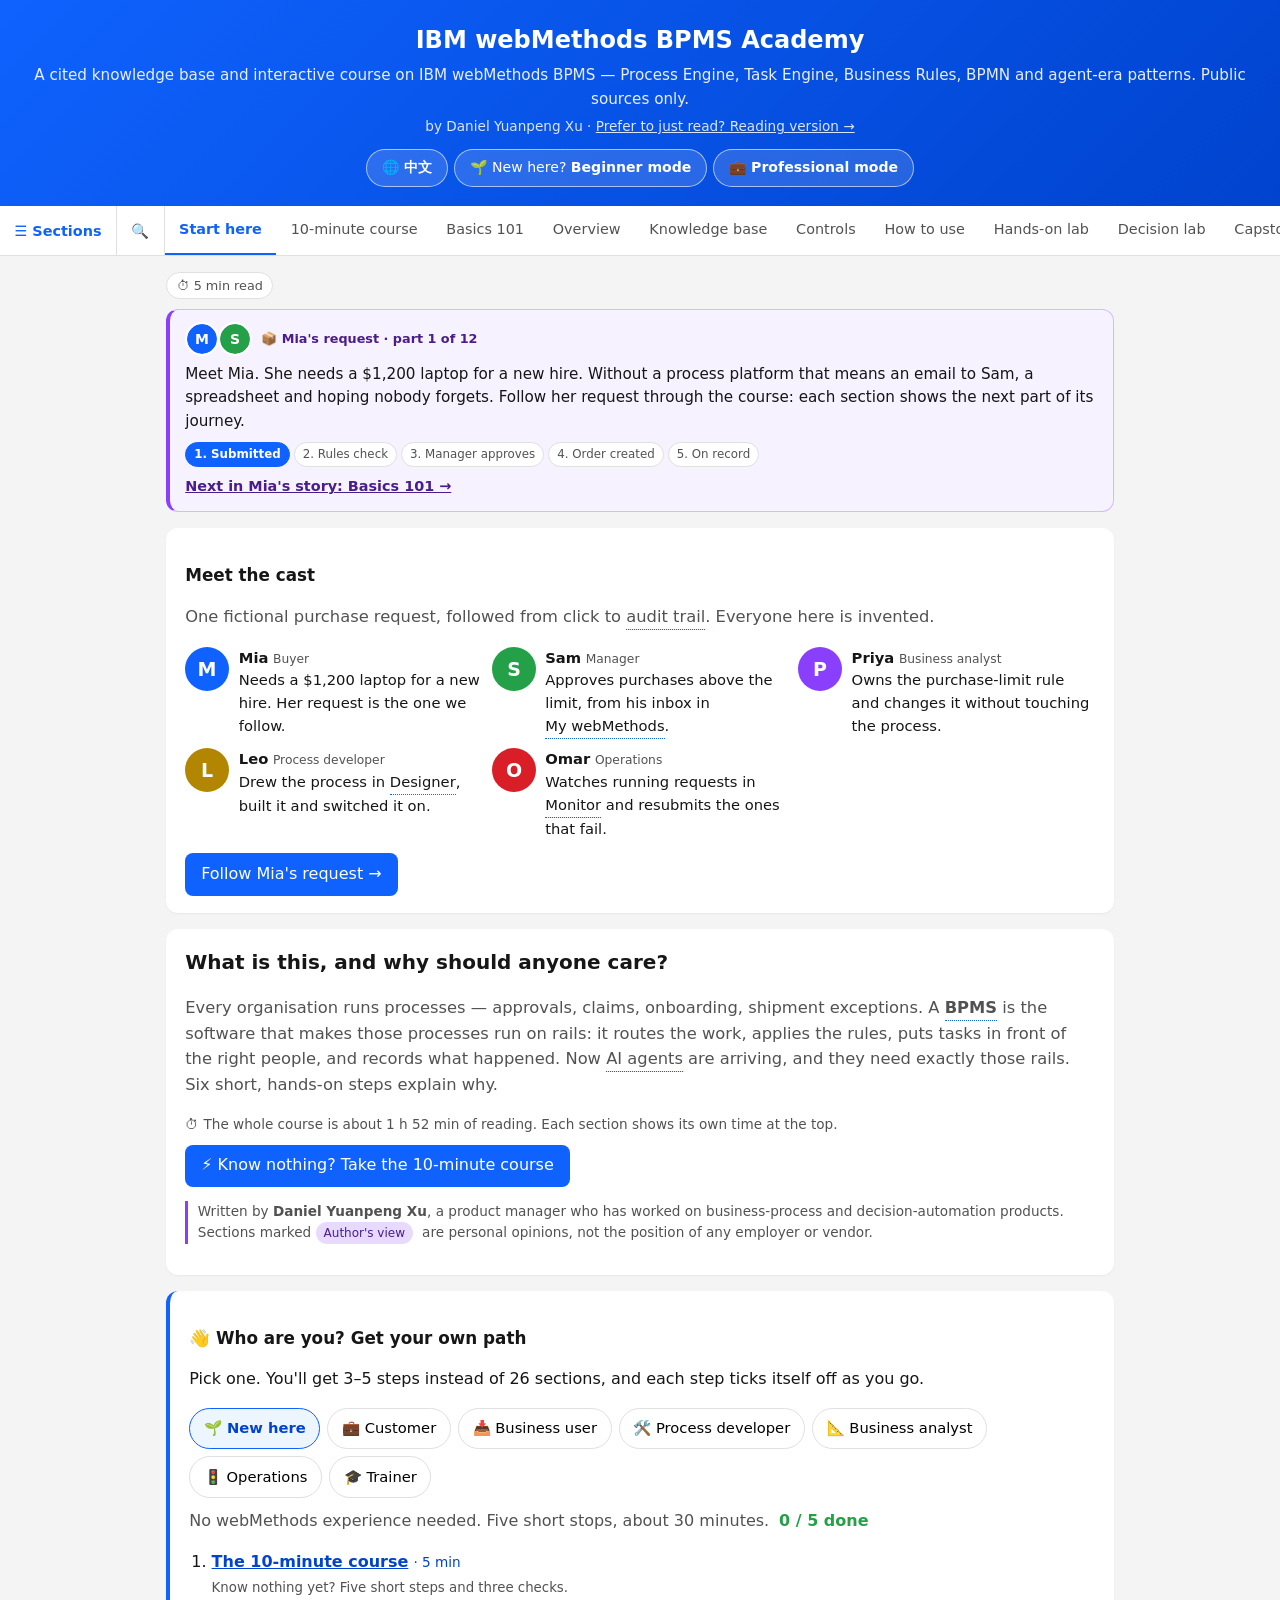
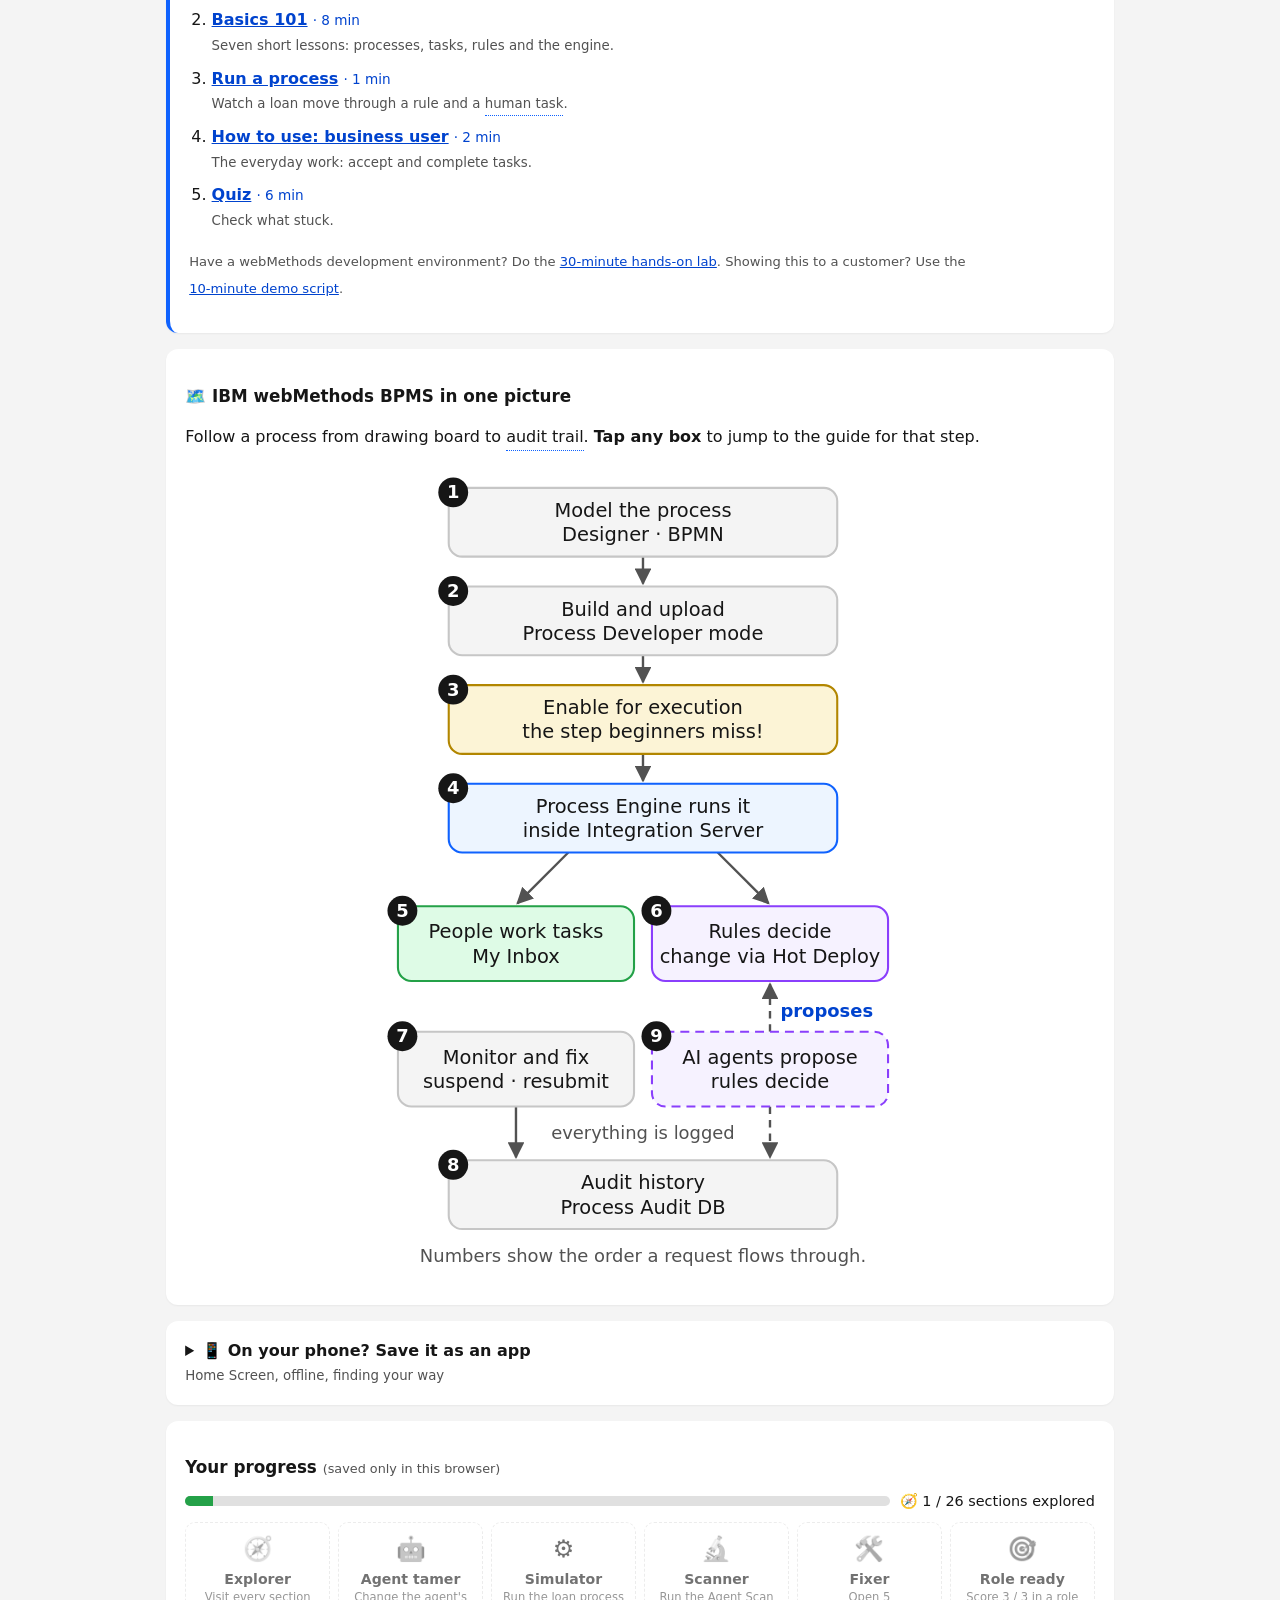
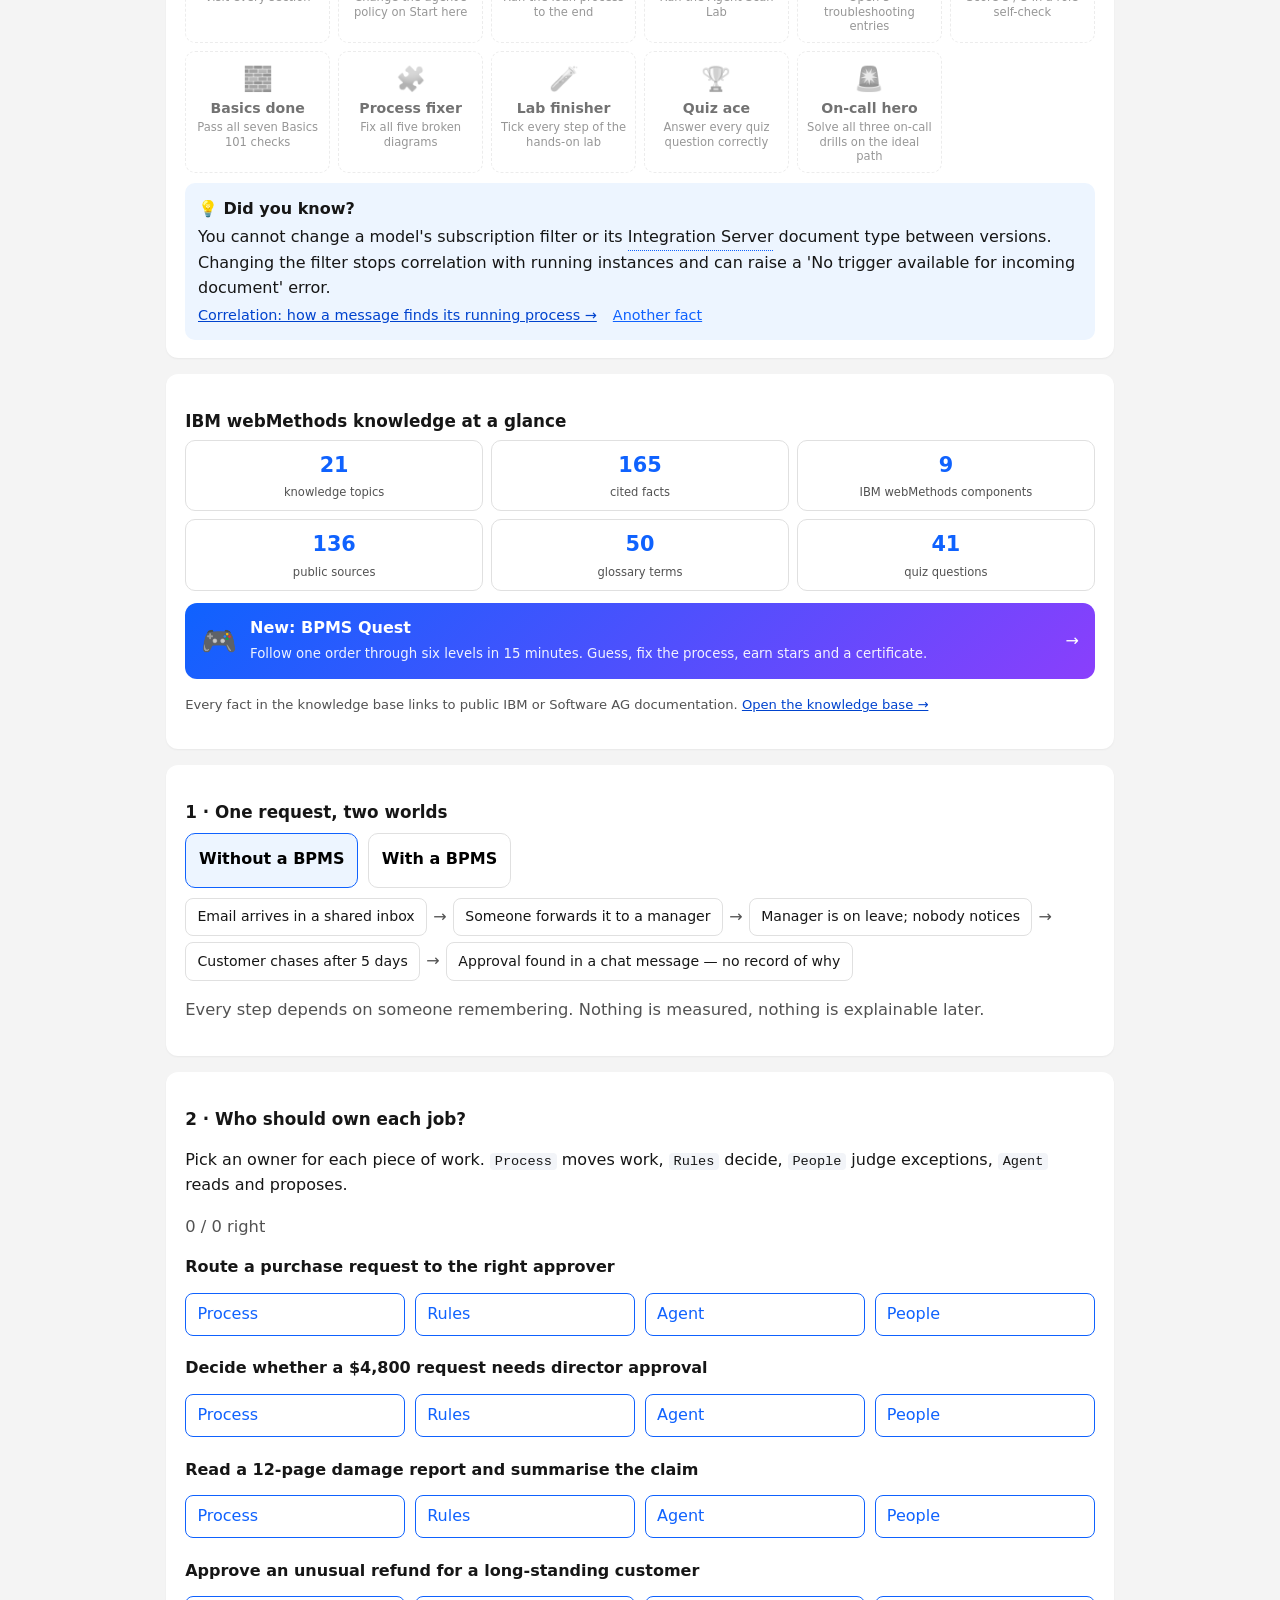
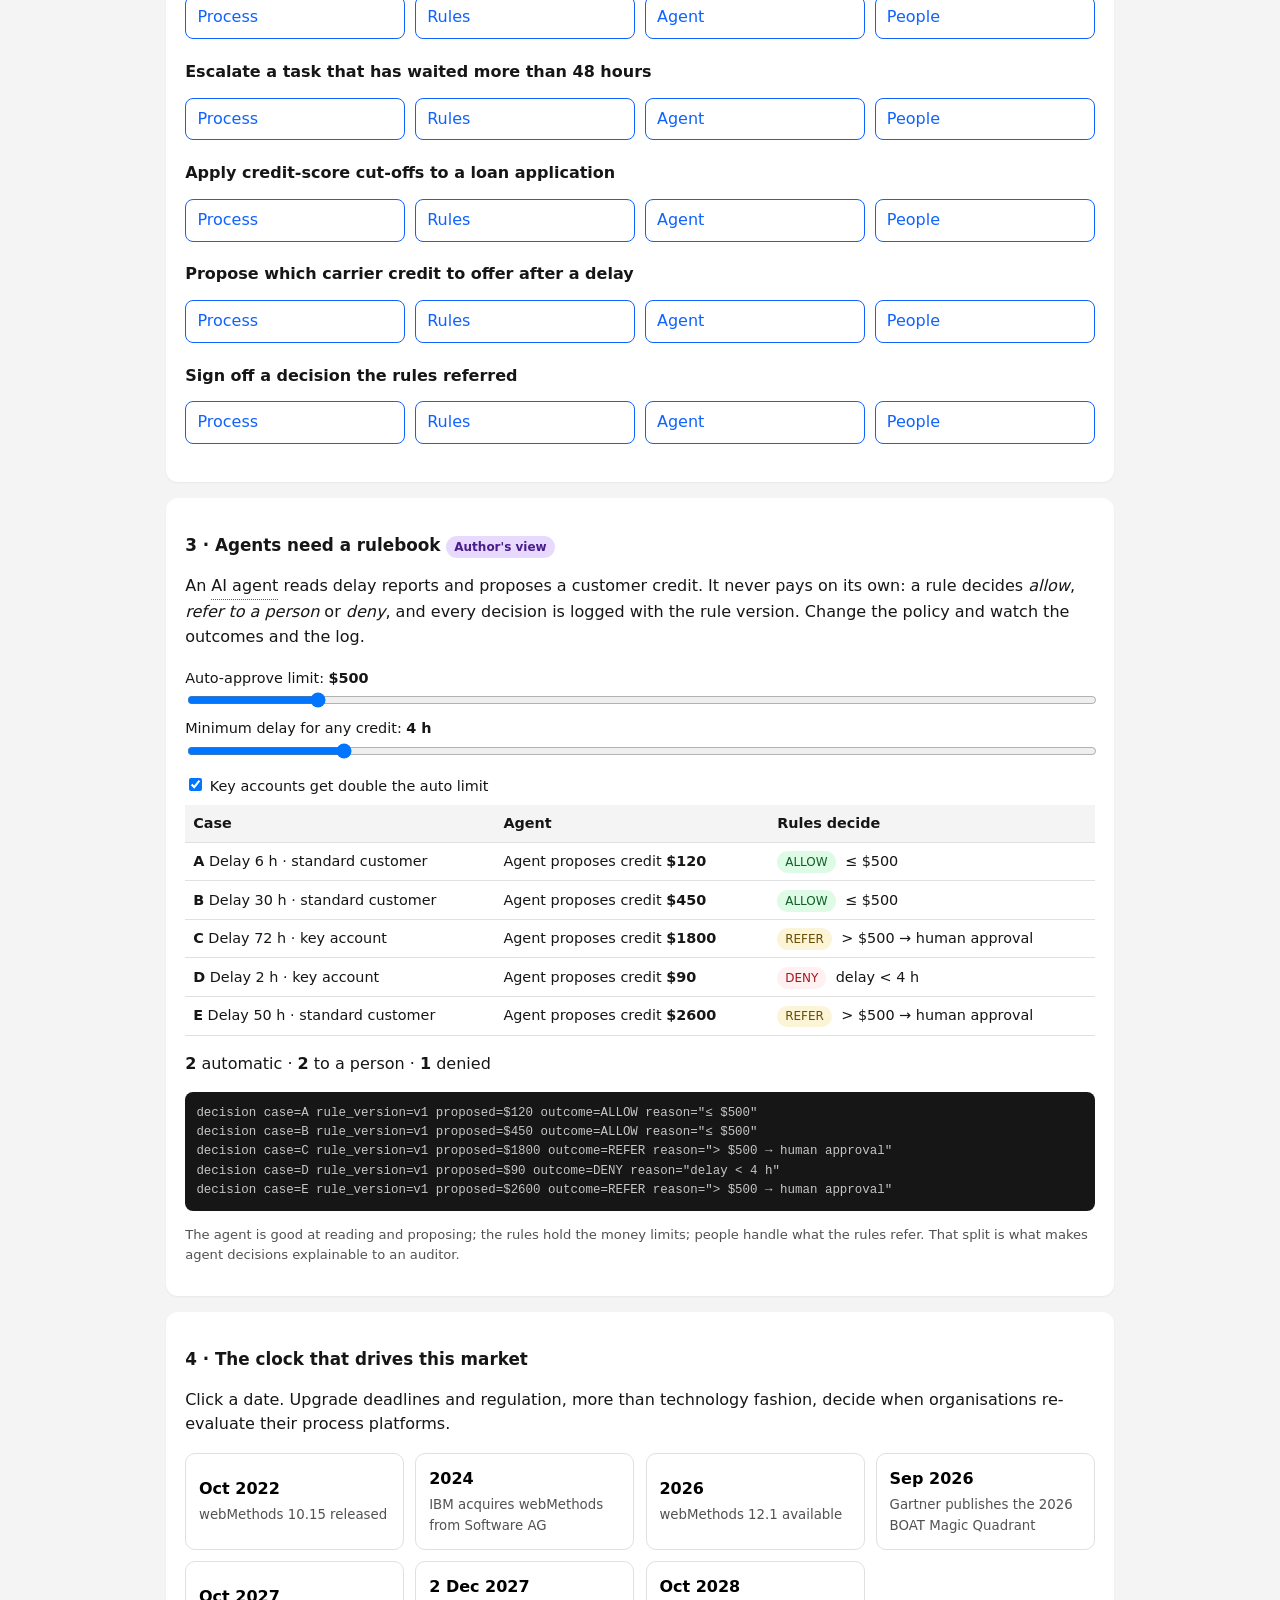
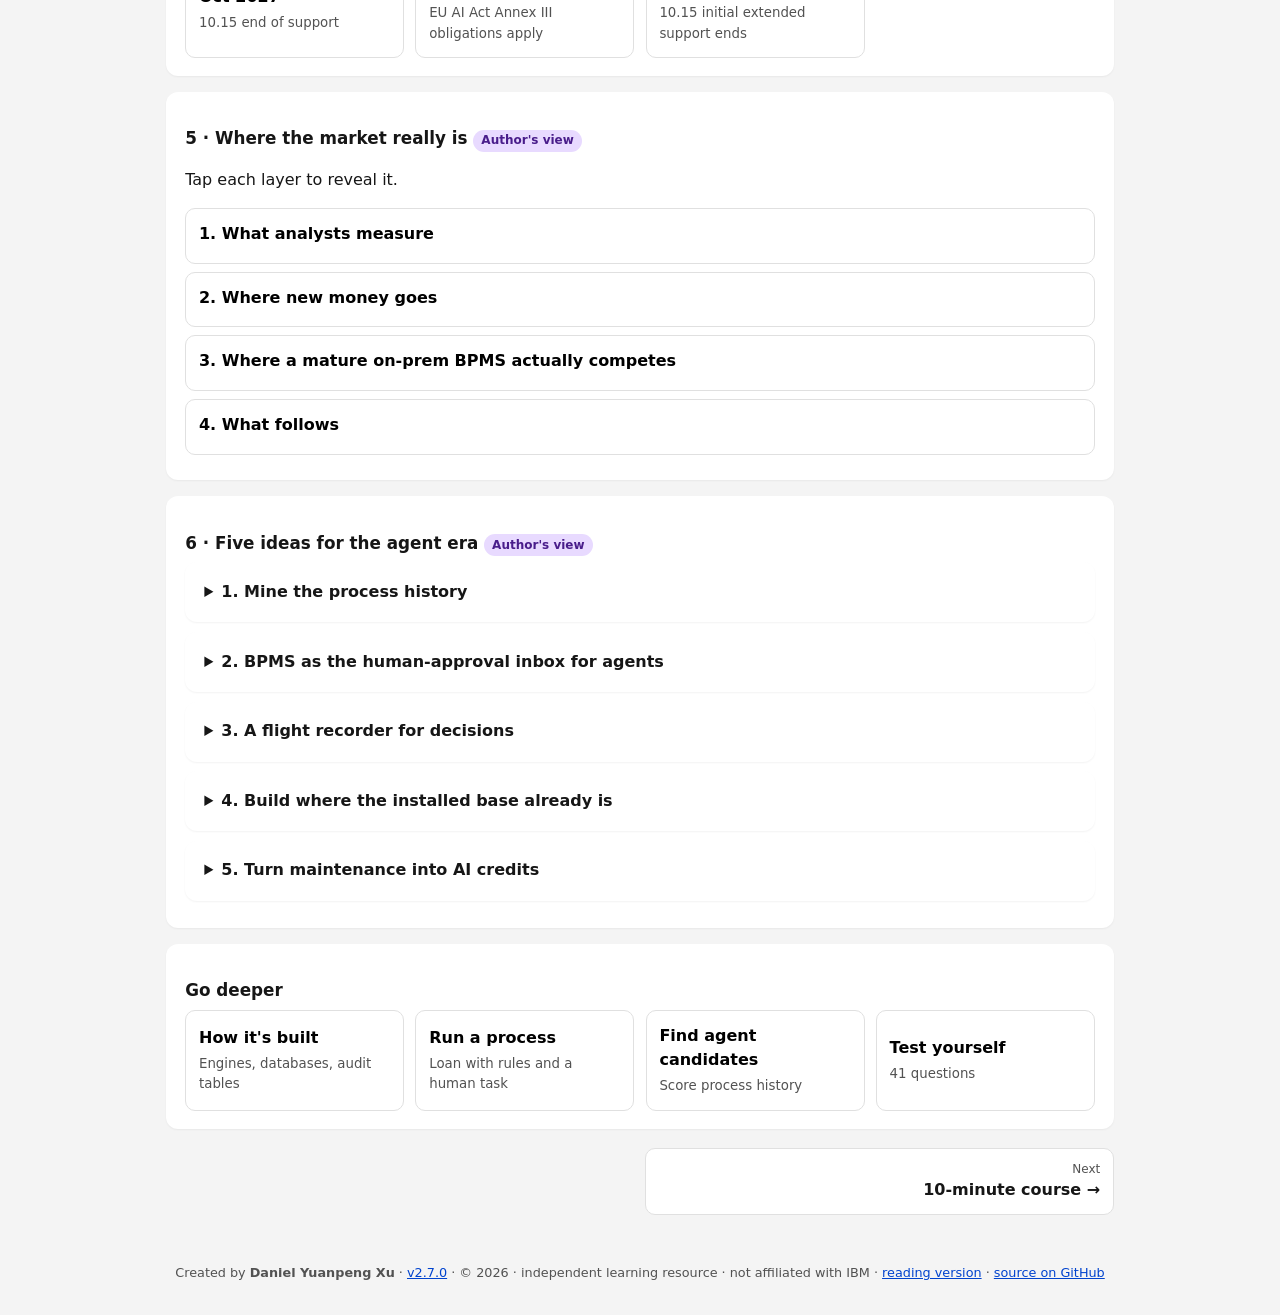
<file: index.html>
<!DOCTYPE html>
<html lang="en">
<head>
<meta charset="UTF-8">
<meta name="viewport" content="width=device-width, initial-scale=1.0, viewport-fit=cover">
<meta name="theme-color" content="#0f62fe">
<link rel="manifest" href="manifest.webmanifest">
<link rel="apple-touch-icon" href="assets/icons/apple-touch-icon.png">
<meta name="apple-mobile-web-app-title" content="BPMS Academy">
<meta name="mobile-web-app-capable" content="yes">
<meta name="apple-mobile-web-app-status-bar-style" content="default">
<title>IBM webMethods BPMS Academy — interactive course</title>
<meta name="author" content="Daniel Yuanpeng Xu">
<meta name="description" content="IBM webMethods BPMS Academy by Daniel Yuanpeng Xu — independent interactive course and cited knowledge base on IBM webMethods BPMS (Process Engine, Task Engine, Business Rules): architecture, BPMN, decision automation patterns, agent-era patterns, and market context from public sources.">
<link rel="icon" href="data:image/svg+xml,%3Csvg xmlns='http://www.w3.org/2000/svg' viewBox='0 0 32 32'%3E%3Crect width='32' height='32' rx='6' fill='%230f62fe'/%3E%3Cpath d='M7 16h6l3-6 3 12 3-6h3' stroke='white' stroke-width='2.5' fill='none'/%3E%3C/svg%3E">
<link rel="stylesheet" href="css/styles.css">
</head>
<body>
<header>
  <h1 data-i18n="h1">IBM webMethods BPMS Academy</h1>
  <p data-i18n="tagline">A cited knowledge base and interactive course on IBM webMethods BPMS — Process Engine, Task Engine, Business Rules, BPMN and agent-era patterns. Public sources only.</p>
  <p style="font-size:.85rem;opacity:.85" data-i18n="byread">by Daniel Yuanpeng Xu · <a href="read.html" style="color:#fff">Prefer to just read? Reading version →</a></p>
</header>
<nav aria-label="Sections">
  <button data-section="start">Start here</button>
  <button data-section="crash">10-minute course</button>
  <button data-section="basics">Basics 101</button>
  <button data-section="overview">Overview</button>
  <button data-section="knowledge">Knowledge base</button>
  <button data-section="controls">Controls</button>
  <button data-section="howto">How to use</button>
  <button data-section="lab">Hands-on lab</button>
  <button data-section="decisions">Decision lab</button>
  <button data-section="capstone">Capstone</button>
  <button data-section="puzzles">Fix the diagram</button>
  <button data-section="swipe">Swipe sort</button>
  <button data-section="trouble">Troubleshooting</button>
  <button data-section="drills">On-call drills</button>
  <button data-section="teach">Teach a class</button>
  <button data-section="lifecycle">Lifecycle</button>
  <button data-section="architecture">Architecture</button>
  <button data-section="bpmn">BPMN</button>
  <button data-section="patterns">Patterns</button>
  <button data-section="cases">Cases</button>
  <button data-section="simulator">Simulator</button>
  <button data-section="scan">Agent Scan Lab</button>
  <button data-section="market">Market</button>
  <button data-section="glossary">Glossary</button>
  <button data-section="quiz">Quiz</button>
  <button data-section="review">Review book</button>
</nav>
<main>
  <section id="start" class="section">
    <div class="card">
      <h2 data-i18n="s.h2">What is this, and why should anyone care?</h2>
      <p class="lead" data-i18n="s.lead">Every organisation runs processes — approvals, claims, onboarding, shipment exceptions. A <strong>BPMS</strong> is the software that makes those processes run on rails: it routes the work, applies the rules, puts tasks in front of the right people, and records what happened. Now AI agents are arriving, and they need exactly those rails. Six short, hands-on steps explain why.</p>
      <p class="cc-cta"><a class="btn" href="#crash" data-i18n="s.cta">⚡ Know nothing? Take the 10-minute course</a></p>
      <p class="byline" data-i18n="s.byline">Written by <strong>Daniel Yuanpeng Xu</strong>, a product manager who has worked on business-process and decision-automation products. Sections marked <span class="pill">Author's view</span> are personal opinions, not the position of any employer or vendor.</p>
    </div>

    <div class="card rv-home" id="review-home" hidden></div>

    <div class="card beginner" id="path-card">
      <h3 data-i18n="p.h3">👋 Who are you? Get your own path</h3>
      <p data-i18n="p.p">Pick one. You'll get 3–5 steps instead of 26 sections, and each step ticks itself off as you go.</p>
      <div class="role-chips" id="role-chips" role="radiogroup" aria-label="Choose your role" data-i18n-attr="aria-label:p.aria"></div>
      <p class="path-intro" id="path-intro"></p>
      <ol class="path" id="beginner-path"></ol>
      <p class="sources" data-i18n="p.src">Have a webMethods development environment? Do the <a href="#lab">30-minute hands-on lab</a>. Showing this to a customer? Use the <a href="#howto" data-demo="1">10-minute demo script</a>.</p>
    </div>

    <div class="card" id="map-card">
      <h3 data-i18n="m.h3">🗺️ IBM webMethods BPMS in one picture</h3>
      <p data-i18n="m.p">Follow a process from drawing board to audit trail. <strong>Tap any box</strong> to jump to the guide for that step.</p>
      <div id="bpms-map"></div>
    </div>

    <details class="card phone" id="phone-guide">
      <summary data-i18n="ph.sum"><strong>📱 On your phone? Save it as an app</strong> <small>Home Screen, offline, finding your way</small></summary>
      <div id="phone-guide-body"></div>
      <div class="qr-box"><img src="assets/qr-site.png" alt="QR code linking to xudaniel.github.io/webmethods-bpms-academy" width="132" height="132"><p data-i18n="ph.qr">On a laptop? Scan this with your phone camera to open the academy there.</p></div>
    </details>

    <div class="card">
      <h3 data-i18n="kb.h3">IBM webMethods knowledge at a glance</h3>
      <div class="grid" id="kb-counter"></div>
      <p class="sources" data-i18n="kb.src">Every fact in the knowledge base links to public IBM or Software AG documentation. <a href="#knowledge">Open the knowledge base →</a></p>
    </div>

    <div class="card">
      <h3 data-i18n="e1.h3">1 · One request, two worlds</h3>
      <div class="row" id="ex-toggle"><button class="tile" data-mode="without" data-i18n="e1.wo"><strong>Without a BPMS</strong></button><button class="tile" data-mode="with" data-i18n="e1.w"><strong>With a BPMS</strong></button></div>
      <div id="ex-story"></div>
    </div>

    <div class="card">
      <h3 data-i18n="e2.h3">2 · Who should own each job?</h3>
      <p data-i18n="e2.p">Pick an owner for each piece of work. <span class="mono">Process</span> moves work, <span class="mono">Rules</span> decide, <span class="mono">People</span> judge exceptions, <span class="mono">Agent</span> reads and proposes.</p>
      <p id="ex-sort-score" class="lead" data-i18n="e2.score">0 / 0 right</p>
      <div id="ex-sort"></div>
    </div>

    <div class="card">
      <h3 data-i18n="e3.h3">3 · Agents need a rulebook <span class="pill">Author's view</span></h3>
      <p data-i18n="e3.p">An AI agent reads delay reports and proposes a customer credit. It never pays on its own: a rule decides <em>allow</em>, <em>refer to a person</em> or <em>deny</em>, and every decision is logged with the rule version. Change the policy and watch the outcomes and the log.</p>
      <label><span data-i18n="e3.lim">Auto-approve limit:</span> <strong id="ex-limit-v"></strong><input type="range" id="ex-limit" min="100" max="3000" step="50" value="500"></label>
      <label><span data-i18n="e3.min">Minimum delay for any credit:</span> <strong id="ex-mindelay-v"></strong><input type="range" id="ex-mindelay" min="0" max="24" step="1" value="4"></label>
      <div class="row"><label><input type="checkbox" id="ex-key" checked> <span data-i18n="e3.key">Key accounts get double the auto limit</span></label></div>
      <div id="ex-guard"></div>
      <div class="log" id="ex-guard-log"></div>
      <p class="sources" data-i18n="e3.src">The agent is good at reading and proposing; the rules hold the money limits; people handle what the rules refer. That split is what makes agent decisions explainable to an auditor.</p>
    </div>

    <div class="card">
      <h3 data-i18n="e4.h3">4 · The clock that drives this market</h3>
      <p data-i18n="e4.p">Click a date. Upgrade deadlines and regulation, more than technology fashion, decide when organisations re-evaluate their process platforms.</p>
      <div class="grid" id="ex-timeline"></div><div id="ex-timeline-detail"></div>
    </div>

    <div class="card">
      <h3 data-i18n="e5.h3">5 · Where the market really is <span class="pill">Author's view</span></h3>
      <p data-i18n="e5.p">Tap each layer to reveal it.</p>
      <div id="ex-market"></div>
    </div>

    <div class="card">
      <h3 data-i18n="e6.h3">6 · Five ideas for the agent era <span class="pill">Author's view</span></h3>
      <div id="ex-ideas"></div>
    </div>

    <div class="card">
      <h3 data-i18n="gd.h3">Go deeper</h3>
      <div class="grid">
        <button class="tile" onclick="location.hash='architecture'"><strong data-i18n="gd.a">How it's built</strong><small data-i18n="gd.as">Engines, databases, audit tables</small></button>
        <button class="tile" onclick="location.hash='simulator'"><strong data-i18n="gd.b">Run a process</strong><small data-i18n="gd.bs">Loan with rules and a human task</small></button>
        <button class="tile" onclick="location.hash='scan'"><strong data-i18n="gd.c">Find agent candidates</strong><small data-i18n="gd.cs">Score process history</small></button>
        <button class="tile" onclick="location.hash='quiz'"><strong data-i18n="gd.d">Test yourself</strong><small id="quiz-count-tile">Quiz</small></button>
      </div>
    </div>
  </section>

  <section id="crash" class="section">
    <div class="card">
      <h2 data-i18n="c.h2">10-minute course: IBM webMethods BPMS from zero</h2>
      <p class="lead" data-i18n="c.lead">No experience needed. Five 2-minute steps, one picture each, then three quick questions. Read one, tap <strong>Next</strong>.</p>
      <div class="lab-progress"><div class="bar"><span id="crash-bar"></span></div><span id="crash-left"></span></div>
    </div>
    <div class="card" id="crash-body"></div>
    <div class="cc-nav" id="crash-nav" data-i="0"><button type="button" class="cc-back" data-i18n="c.back">← Back</button><button type="button" class="cc-next btn">Next →</button></div>
  </section>

  <section id="basics" class="section">
    <div class="card">
      <h2 data-i18n="b.h2">Basics 101: the ideas behind every process platform</h2>
      <p class="lead" id="basics-intro"></p>
      <div class="lab-progress"><div class="bar"><span id="basics-bar"></span></div><span id="basics-count"></span> <button class="link" id="basics-reset" type="button" data-i18n="b.reset">Reset</button></div>
    </div>
    <div id="basics-lessons"></div>
    <div class="card" id="basics-done" hidden><h3 data-i18n="b.done">🎉 You know the basics</h3><p data-i18n="b.donep">Next, pick a path: <a href="#lab">build your first process in the hands-on lab</a>, <a href="#decisions">play with a decision table</a>, or <a href="#start">choose your role on Start here</a>.</p></div>
  </section>

  <section id="overview" class="section">
    <div class="card">
      <h2 data-i18n="ov.h2">What is a BPMS?</h2>
      <p class="lead" data-i18n="ov.lead">A Business Process Management Suite turns a process drawn in BPMN into running, observable automation: systems are called automatically, people get tasks in an inbox, decisions come from rules, and every step leaves an audit trail.</p>
      <p data-i18n="ov.p">IBM webMethods BPMS (part of IBM since the 2024 acquisition of webMethods from Software AG) combines <strong>Designer</strong>, the <strong>Process Engine</strong> inside Integration Server, the <strong>Task Engine</strong> on My webMethods Server, <strong>Business Rules</strong>, and <strong>Monitor/Optimize</strong>. It is commonly paired with <strong>IBM ODM</strong> for governed decisions.</p>
    </div>
    <div class="card">
      <h3 data-i18n="ov.glance">IBM webMethods at a glance</h3>
      <p data-i18n="ov.glanceP">BPMS is one part of the IBM webMethods integration family. These are the pieces you meet in a BPMS project.</p>
      <div class="table-wrap"><table id="kb-family"></table></div>
      <p class="sources" id="kb-family-src"></p>
    </div>
    <div class="card">
      <h3 data-i18n="ov.one">The one idea to remember</h3>
      <p data-i18n="ov.oneP"><strong>The process owns orchestration; rules own judgment; people own exceptions.</strong> In the agent era a fourth role appears: <strong>agents propose</strong> — reading documents, drafting actions — while rules and people stay accountable.</p>
    </div>
    <div class="card">
      <h3 data-i18n="ov.how">How to use this site</h3>
      <div class="grid">
        <button class="tile" onclick="location.hash='architecture'" data-i18n="ov.t1"><strong>Learn the parts</strong><small>Architecture, lifecycle, BPMN</small></button>
        <button class="tile" onclick="location.hash='simulator'" data-i18n="ov.t2"><strong>Run a process</strong><small>Step a loan through rules and a human task</small></button>
        <button class="tile" onclick="location.hash='scan'" data-i18n="ov.t3"><strong>Find agent candidates</strong><small>Score process history in the browser</small></button>
        <button class="tile" onclick="location.hash='market'" data-i18n="ov.t4"><strong>See the market</strong><small>Where orchestration spending goes</small></button>
      </div>
    </div>
    <p class="callout" data-i18n="ov.disc">Independent learning resource. Not an official IBM site and not affiliated with or endorsed by IBM. Product names are trademarks of their owners. All facts come from public sources listed under Market and in the README; no customer or internal data is used.</p>
  </section>

  <section id="knowledge" class="section">
    <div class="card">
      <h2 data-i18n="kb.h2">IBM webMethods BPMS knowledge base</h2>
      <p class="lead" data-i18n="kb.lead">What practitioners need to know about how IBM webMethods BPMS actually behaves: releases, the Process Engine and its quality-of-service settings, execution history, the Task Engine, Business Rules, and a design checklist. Every topic cites public documentation.</p>
      <div class="row" id="kb-tabs"></div>
    </div>
    <div id="kb-topics"></div>
  </section>

  <section id="controls" class="section">
    <div class="card"><h2 data-i18n="ct.h2">Controls for regulated industries</h2>
      <p class="lead" data-i18n="ct.lead">What banks and insurers are asked to show, and how IBM webMethods BPMS and Business Rules can provide it: seven common controls, the frameworks that ask for them, and the evidence an auditor would see.</p>
      <p><a class="btn" href="brief.html#banking" data-i18n="ct.b1">Executive brief: banking</a> <a class="btn secondary" href="brief.html#insurance" data-i18n="ct.b2">Executive brief: insurance</a></p>
      <div id="ctl-body"></div></div>
  </section>

  <section id="howto" class="section">
    <div class="card">
      <h2 data-i18n="ht.h2">How to use IBM webMethods BPMS</h2>
      <p class="lead" data-i18n="ht.lead">Step-by-step guides for the people who work with the product every day. Pick your role. Each guide ends with how to check it worked and links to the official documentation.</p>
      <div class="row" id="howto-tabs"></div>
      <p class="sources" data-i18n="ht.src">Menu paths follow public Software AG / IBM documentation; labels can differ slightly by version.</p>
    </div>
    <div id="howto-body"></div>
  </section>

  <section id="lab" class="section">
    <div class="card">
      <h2><span data-i18n="lab.h2">Hands-on lab: </span><span id="lab-title"></span></h2>
      <p class="lead" id="lab-scenario"></p>
      <ol class="lab-flow" id="lab-flow"></ol>
      <div class="lab-progress"><div class="bar"><span id="lab-bar"></span></div><span id="lab-count"></span> <button class="link" id="lab-reset" type="button" data-i18n="lab.reset">Reset</button></div>
      <h3 data-i18n="lab.before">Before you start</h3>
      <ul id="lab-prereqs"></ul>
      <p class="sources" data-i18n="lab.src">Use a development environment, never production. Menu labels follow public Software AG / IBM documentation and can differ slightly by version. Your progress is saved only in this browser.</p>
    </div>
    <div id="lab-stages"></div>
    <div class="card"><h3 data-i18n="lab.stuck">Stuck? Common pitfalls</h3><div class="table-wrap"><table id="lab-pitfalls"></table></div></div>
    <div class="card"><h3 data-i18n="lab.noenv">No environment? Practise here</h3><ul id="lab-practice"></ul><p class="callout"><strong data-i18n="lab.lvl">Level up:</strong> <span id="lab-levelup"></span></p></div>
  </section>

  <section id="decisions" class="section">
    <div class="card"><h2 data-i18n="dl.h2">Decision lab: rules you can change</h2>
      <p class="lead" data-i18n="dl.lead">A rule task asks a question and the rules answer it. Change the thresholds below, test an application, then compare changing a rule with changing the process.</p></div>
    <div class="card" id="decision-table-lab"></div>
    <div class="card" id="agility-compare"></div>
    <div class="card" id="rules-pitfalls"></div>
    <div class="card"><p data-i18n="dl.next">Ready to put it all together? Follow one markdown request through an agent, the rules, a manager and the process in the <a href="#capstone">capstone</a>.</p></div>
  </section>

  <section id="capstone" class="section"><div id="capstone-app"></div></section>

  <section id="puzzles" class="section">
    <div class="card"><h2 data-i18n="pz.h2">Fix the diagram: five broken processes</h2>
      <p class="lead" data-i18n="pz.lead">Each level has one thing wrong. Tap a piece to put it in the dashed slot, press ▶ Run and watch the token. If it gets stuck, you will see why. No installation needed.</p>
      <div class="pz-chips" id="pz-chips" role="group" aria-label="Levels" data-i18n-attr="aria-label:pz.aria"></div>
      <div class="lab-progress"><div class="bar"><span id="pz-bar"></span></div><span id="pz-count"></span> <button class="link" id="pz-reset" type="button" data-i18n="pz.reset">Reset</button></div>
    </div>
    <div id="pz-levels"></div>
  </section>

  <section id="swipe" class="section">
    <div class="card"><h2 data-i18n="sw.h2">Swipe sort: rule, agent or keep human?</h2>
      <p class="lead" data-i18n="sw.lead">Agents propose, rules decide, people handle the edge cases. Judge 20 steps in 60 seconds: swipe left for a rule, right for an agent, up to keep a person on it. Every answer is explained by the thresholds the Agent Scan Lab uses.</p>
      <div id="swipe-game"></div></div>
  </section>
  <section id="trouble" class="section">
    <div class="card">
      <h2 data-i18n="tr.h2">Troubleshooting</h2>
      <p class="lead" data-i18n="tr.lead">Something not working? Find the symptom, check the likely causes, then apply the fix. Every entry links to the official documentation.</p>
      <input type="search" id="tr-search" placeholder="Search symptoms, e.g. 'inbox', 'Hot Deploy', 'resubmit'" aria-label="Search troubleshooting" data-i18n-attr="placeholder:tr.ph;aria-label:tr.aria">
      <div class="row" id="tr-areas"></div>
      <p class="sources" id="tr-count"></p>
    </div>
    <div id="tr-list"></div>
  </section>

  <section id="drills" class="section">
    <div class="card"><h2 data-i18n="dr.h2">On-call drills</h2>
      <p class="lead" data-i18n="dr.lead">Three short incidents with a clock that keeps running. Pick what to check: a good check moves you on, a wrong one costs minutes and tells you why. Each drill ends with a debrief that cites the documentation behind every step.</p>
      <div id="drills-body"></div></div>
  </section>
  <section id="teach" class="section">
    <div class="card">
      <h2 data-i18n="te.h2">Teach a class <span class="pill">Author's view</span></h2>
      <p class="lead" id="teach-title"></p>
      <p id="teach-audience"></p>
      <div class="table-wrap"><table id="teach-agenda"></table></div>
    </div>
    <div class="card kit-teaser"><h3 data-i18n="te.kith">🎲 Unplugged classroom kit</h3>
      <p data-i18n="te.kitp">No laptops? Print a board, coins and cards, and let teams play the Process Engine, the rules and Sam's inbox around a table for 40 minutes. They write their own audit log, change a rule mid-game with Hot Deploy and handle incidents, then compare their log with what Monitor would show. <a href="kit.html"><strong>Open the classroom kit →</strong></a></p></div>
    <div class="card"><h3 data-i18n="te.print">Print before the class</h3><ul id="teach-print"></ul></div>
    <div class="card"><h3 data-i18n="te.tips">Facilitator tips</h3><ul id="teach-tips"></ul></div>
  </section>

  <section id="lifecycle" class="section">
    <div class="card"><h2 data-i18n="lc.h2">Process lifecycle</h2><p data-i18n="lc.p">Click a stage.</p><div class="grid" id="lifecycle-steps"></div><div id="lifecycle-detail"></div></div>
    <div class="card"><h3 data-i18n="lc.rel">Release lifecycle you should know</h3><div class="table-wrap"><table id="dates"></table></div>
      <p class="sources" data-i18n="lc.src">Upgrade deadlines are when customers re-evaluate platforms. Source: IBM webMethods support lifecycle page.</p></div>
  </section>

  <section id="architecture" class="section">
    <div class="card"><h2 data-i18n="ar.h2">Architecture</h2><p data-i18n="ar.p">Click a component.</p><div class="grid" id="arch-grid"></div><div id="arch-detail"></div></div>
    <div class="card"><h3 data-i18n="ar.tables">Process Audit tables (where history lives)</h3><div class="table-wrap"><table><tr><th data-i18n="ar.table">Table</th><th data-i18n="ar.holds">What it holds</th></tr><tbody id="audit-tables"></tbody></table></div>
      <p class="sources" data-i18n="ar.src">What gets written depends on the logging level set per process. Human-task history in 10.15 comes from the Task Engine audit, not these tables, unless task logging is switched on.</p></div>
  </section>

  <section id="bpmn" class="section"><div class="card"><h2 data-i18n="bp.h2">BPMN essentials</h2><div id="bpmn-groups"></div></div></section>

  <section id="patterns" class="section">
    <div class="card"><h2 data-i18n="pa.h2">Patterns</h2>
      <div class="row"><label for="pattern-filter" data-i18n="pa.show">Show</label>
        <select id="pattern-filter"><option value="all" data-i18n="pa.all">All patterns</option><option value="classic" data-i18n="pa.classic">Classic</option><option value="agent era" data-i18n="pa.agent">Agent era</option></select></div></div>
    <div id="pattern-list"></div>
  </section>

  <section id="cases" class="section"><div class="card"><h2 data-i18n="ca.h2">Worked cases</h2><p data-i18n="ca.p">Each case shows the flow and the design lesson.</p></div><div id="case-list"></div></section>

  <section id="simulator" class="section">
    <div class="card"><h2 data-i18n="si.h2">Loan process simulator</h2>
      <p data-i18n="si.p">Set the application, start an instance and step through it. The rule task decides <em>approve</em>, <em>decline</em> or <em>refer</em>; only referrals go to a person. The log shows the kind of rows the Process Audit database would hold.</p>
      <div class="row">
        <label><span data-i18n="si.amt">Loan amount</span> <input type="number" id="sim-amount" value="40000" min="1000" step="1000"></label>
        <label><span data-i18n="si.score">Credit score</span> <input type="number" id="sim-score" value="690" min="300" max="850"></label>
        <label><span data-i18n="si.inc">Annual income</span> <input type="number" id="sim-income" value="90000" min="1000" step="1000"></label>
      </div>
      <div class="row"><button class="btn" id="sim-start" data-i18n="si.start">Start instance</button><button class="btn secondary" id="sim-next" disabled data-i18n="si.next">Next step</button></div>
      <div class="steps" id="sim-steps"></div>
      <div class="row" id="sim-human" style="display:none"><strong data-i18n="si.task">Underwriter task in inbox:</strong>
        <button class="btn" data-v="APPROVE" data-i18n="si.ap">Approve</button><button class="btn secondary" data-v="DECLINE" data-i18n="si.de">Decline</button></div>
      <div class="log" id="sim-log"></div>
      <p class="sources" data-i18n="si.src">Rules used: score &lt; 580 → decline; score ≥ 720 and loan/income ≤ 35% → approve; otherwise refer. Illustrative only.</p>
    </div>
  </section>

  <section id="scan" class="section">
    <div class="card"><h2 data-i18n="sc.h2">Agent Scan Lab</h2>
      <p data-i18n="sc.p">Years of BPMS history show where people approve almost everything, wait long, or repeat the same decision. This lab scores each step and classifies it as an <strong>ODM rule candidate</strong>, an <strong>agent candidate</strong>, <strong>keep human</strong> or an <strong>integration fix</strong>. Everything runs in your browser; nothing is uploaded.</p>
      <div class="row"><button class="btn" id="scan-sample" data-i18n="sc.run">Run on synthetic logistics data</button>
        <label class="btn secondary" for="scan-file" data-i18n="sc.load">Load your CSV…</label><input type="file" id="scan-file" accept=".csv" style="display:none"></div>
      <details><summary data-i18n="sc.fmt">CSV format</summary>
        <p data-i18n="sc.fmt1">One row per completed step instance: <code>process, step, step_type, start_ts, end_ts, wait_min, work_min, outcome, input_key, loop_count, error</code>. <code>step_type</code> is <code>user_task</code>, <code>service</code> or <code>gateway</code>. <code>input_key</code> is a hash of the business fields that drive the decision. Typical sources: <code>PRA_PROCESS_STEP</code> and <code>PRA_STEP_LOGGED_FIELD</code> for steps, the Task Engine audit for user tasks. Use anonymised exports only.</p>
        <p data-i18n="sc.fmt2">Rules: determinism ≥ 80% → rule candidate; ≥ 90% one outcome and ≤ 15 min work → agent (rubber-stamp); wait ≥ 24 h and ≥ 70% one outcome → agent (triage + human approve); service error ≥ 5% → integration fix.</p>
      </details>
      <div id="scan-out"></div>
      <p class="sources" data-i18n="sc.src">Synthetic data is generated to contain these patterns, so the sample result only shows how the method works.</p>
    </div>
  </section>

  <section id="market" class="section">
    <div class="card"><h2 data-i18n="mk.h2">Where the market is going</h2>
      <h3 data-i18n="mk.dis">Analyst sizes disagree</h3>
      <div class="table-wrap"><table><tr><th data-i18n="mk.firm">Firm</th><th data-i18n="mk.size">BPM market</th><th data-i18n="mk.out">Outlook</th></tr><tbody id="market-sizing"></tbody></table></div>
      <h3 data-i18n="mk.sig">Signals (2026)</h3><ul id="market-signals"></ul>
      <h3 data-i18n="mk.take">Takeaways</h3><ul id="market-takeaways"></ul>
    </div>
    <div class="card"><h3 data-i18n="mk.src">Sources</h3><ol class="sources" id="source-list"></ol></div>
  </section>

  <section id="glossary" class="section">
    <div class="card"><h2 data-i18n="gl.h2">Glossary</h2><input type="text" id="glossary-search" placeholder="Search terms…" data-i18n-attr="placeholder:gl.ph" style="width:100%;margin-bottom:.6rem">
      <div class="table-wrap"><table id="glossary-list"></table></div></div>
  </section>

  <section id="quiz" class="section">
    <div class="card"><h2 data-i18n="qz.h2">Knowledge check</h2><p id="quiz-score" data-i18n="qz.score">Score: 0 / 0</p><div id="quiz-list"></div></div>
  </section>
  <section id="review" class="section">
    <div class="card"><h2 data-i18n="rv.h2">📒 Review book</h2>
      <p data-i18n="rv.p">Every question you got wrong on this site comes back here: after 1 day, then after 3 days. Answer it right twice and it leaves the book. Missed again? It gets one more check after 7 days. Saved only in this browser.</p>
      <div id="review-body"></div></div>
  </section>
</main>
<footer><span data-i18n="f.by">Created by</span> <strong>Daniel Yuanpeng Xu</strong> · <a href="https://github.com/Xudaniel/webmethods-bpms-academy/releases/tag/v2.7.0" id="version">v2.7.0</a> · © 2026 · <span data-i18n="f.ind">independent learning resource · not affiliated with IBM</span> · <a href="read.html" data-i18n="f.read">reading version</a> · <a href="https://github.com/Xudaniel/webmethods-bpms-academy" data-i18n="f.src">source on GitHub</a></footer>
<script src="js/i18n.js"></script>
<script src="js/zh/core.js"></script>
<script src="js/zh/beginner.js"></script>
<script src="js/zh/guides.js"></script>
<script src="js/zh/explore.js"></script>
<script src="js/zh/labs.js"></script>
<script>I18N.page();</script>
<script src="js/content.js"></script>
<script src="js/knowledge.js"></script>
<script src="js/howto.js"></script>
<script src="js/lab.js"></script>
<script src="js/support.js"></script>
<script src="js/explainer.js"></script>
<script src="js/explainer-app.js"></script>
<script src="js/basics.js"></script>
<script src="js/crash.js"></script>
<script src="js/controls.js"></script>
<script src="js/app.js"></script>
<script src="js/kb-play.js"></script>
<script src="js/decision-lab.js"></script>
<script src="js/capstone.js"></script>
<script src="js/mobile.js"></script>
<script src="js/diagrams.js"></script>
<script src="js/puzzles.js"></script>
<script src="js/swipe.js"></script>
<script src="js/timemachine.js"></script>
<script src="js/drills.js"></script>
<script src="js/review.js"></script>
<script src="js/search.js"></script>
<script src="js/fun.js"></script>
<script src="js/path.js"></script>
<script src="js/story.js"></script>
<script src="js/words.js"></script>
<script src="js/pro.js"></script>
</body>
</html>
</file>
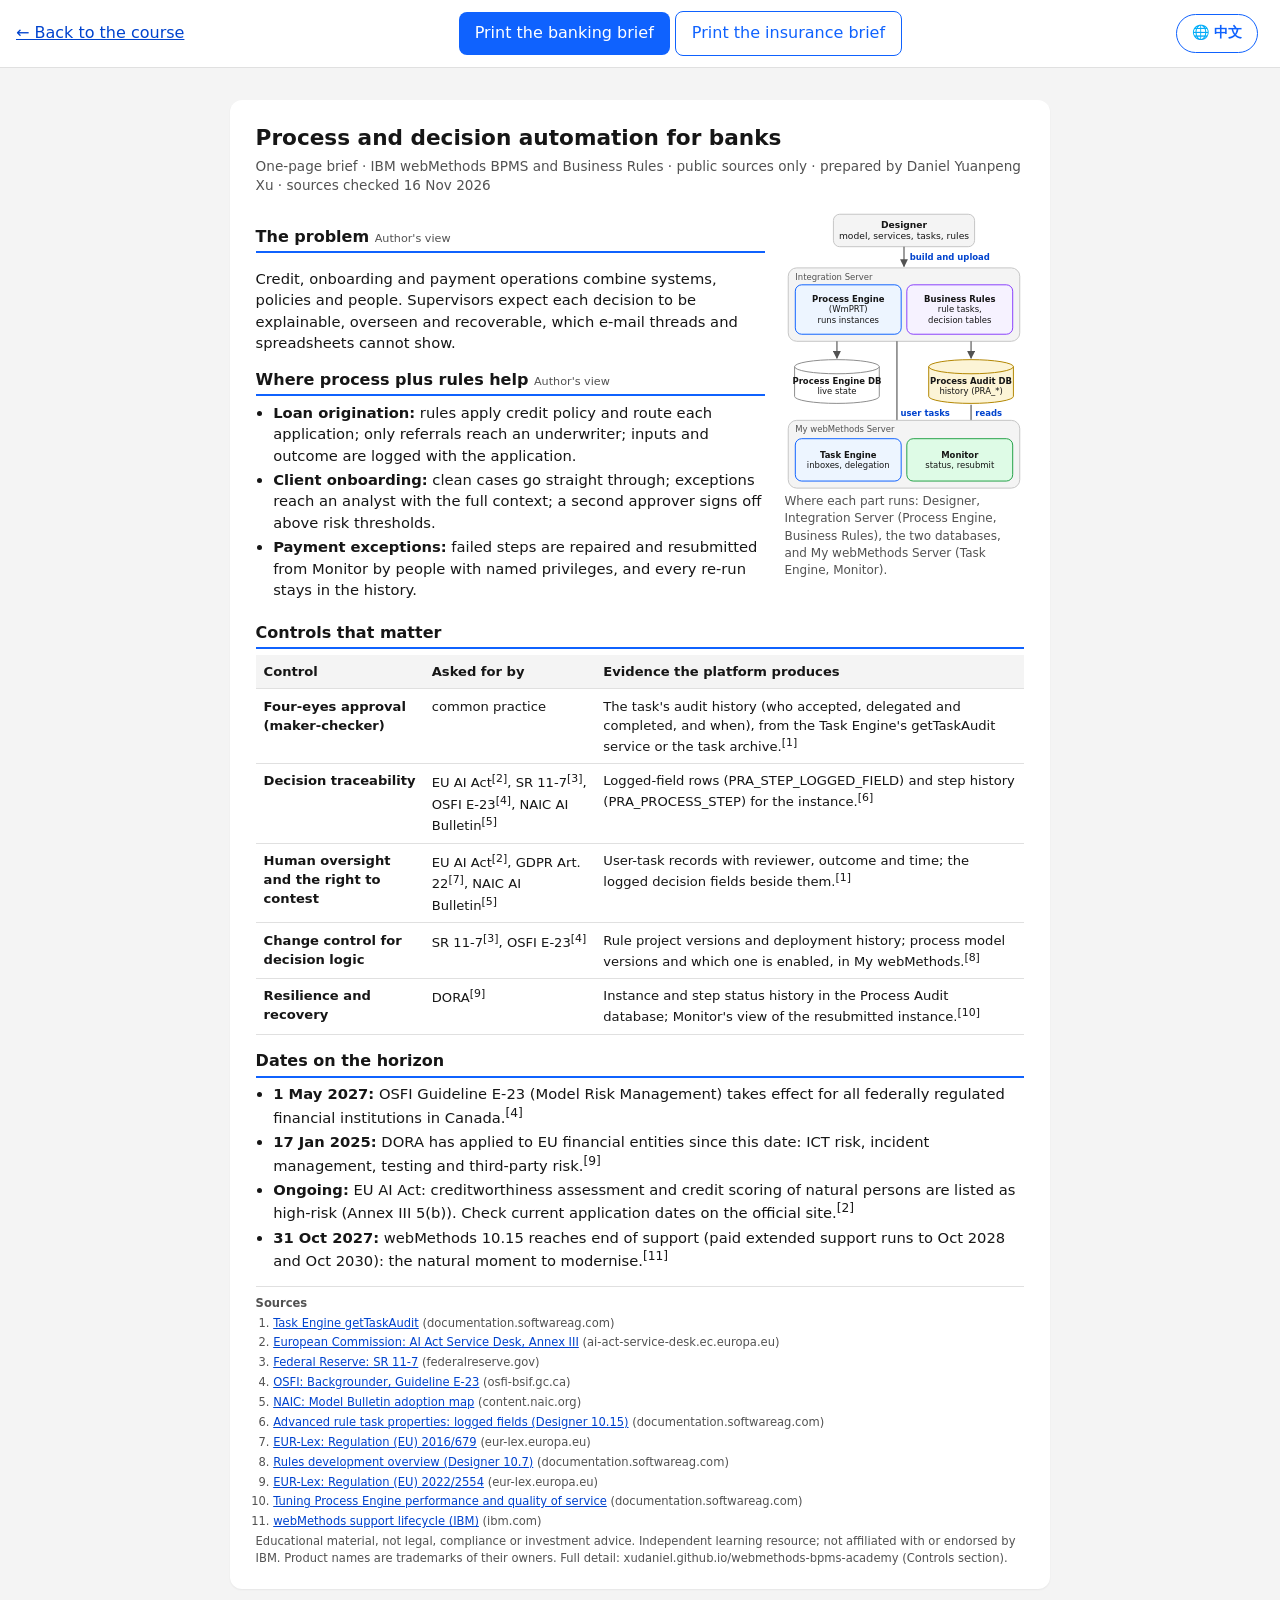
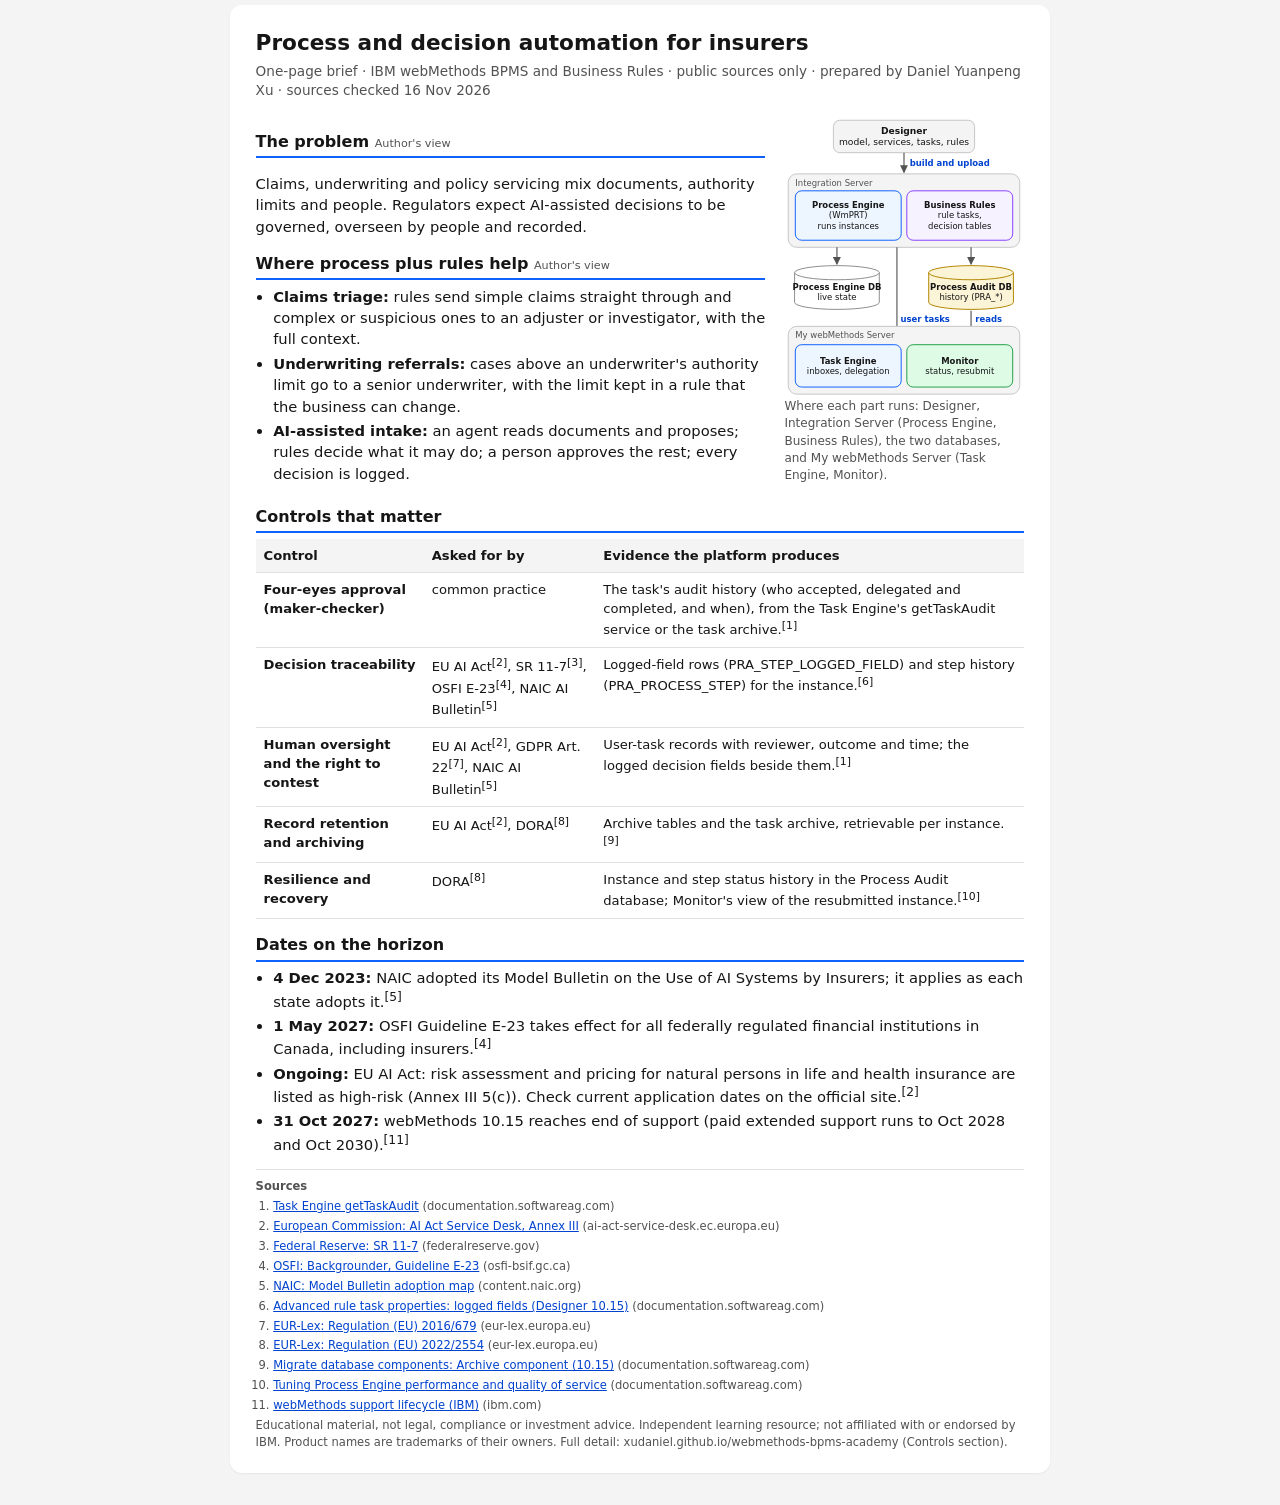
<file: brief.html>
<!DOCTYPE html>
<html lang="en">
<head>
<meta charset="UTF-8">
<meta name="viewport" content="width=device-width, initial-scale=1.0, viewport-fit=cover">
<meta name="theme-color" content="#0f62fe">
<title>Executive briefs: banking and insurance — IBM webMethods BPMS Academy</title>
<meta name="author" content="Daniel Yuanpeng Xu">
<meta name="description" content="One-page executive briefs for banks and insurers on process and decision automation with IBM webMethods BPMS and Business Rules: where it helps, the controls that matter, and the dates on the horizon. Public sources only.">
<link rel="icon" href="data:image/svg+xml,%3Csvg xmlns='http://www.w3.org/2000/svg' viewBox='0 0 32 32'%3E%3Crect width='32' height='32' rx='6' fill='%230f62fe'/%3E%3Cpath d='M7 16h6l3-6 3 12 3-6h3' stroke='white' stroke-width='2.5' fill='none'/%3E%3C/svg%3E">
<link rel="stylesheet" href="css/styles.css">
<link rel="stylesheet" href="css/brief.css">
</head>
<body class="brief-page">
<div class="brief-bar no-print">
  <a href="index.html?mode=pro">← Back to the course</a>
  <span><button type="button" class="btn" data-print="banking">Print the banking brief</button> <button type="button" class="btn secondary" data-print="insurance">Print the insurance brief</button></span>
</div>
<main>
  <article class="brief" id="banking"></article>
  <article class="brief" id="insurance"></article>
</main>
<script src="js/i18n.js"></script>
<script src="js/zh/core.js"></script>
<script src="js/zh/beginner.js"></script>
<script src="js/zh/guides.js"></script>
<script src="js/zh/explore.js"></script>
<script src="js/zh/labs.js"></script>
<script src="js/zh/read.js"></script>
<script>I18N.page();</script>
<script src="js/controls.js"></script>
<script src="js/diagrams.js"></script>
<script src="js/brief.js"></script>
</body>
</html>
</file>
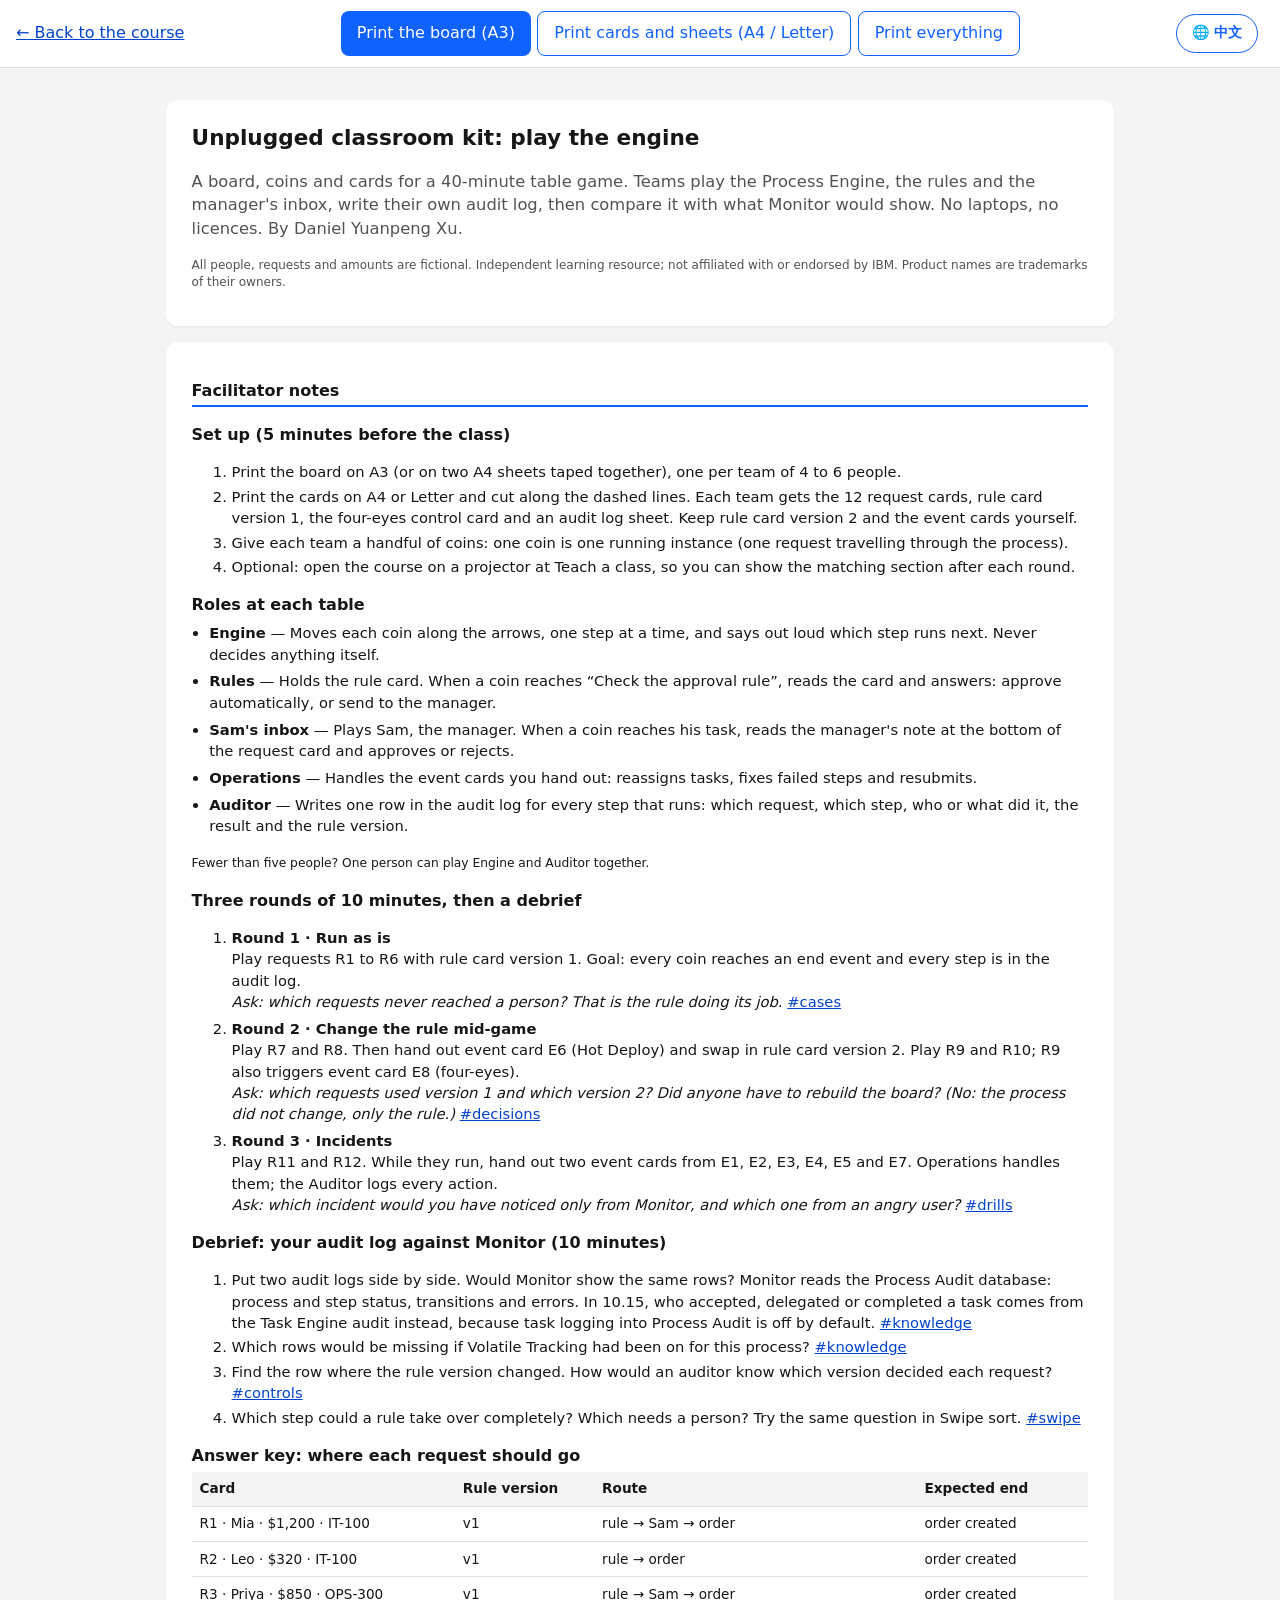
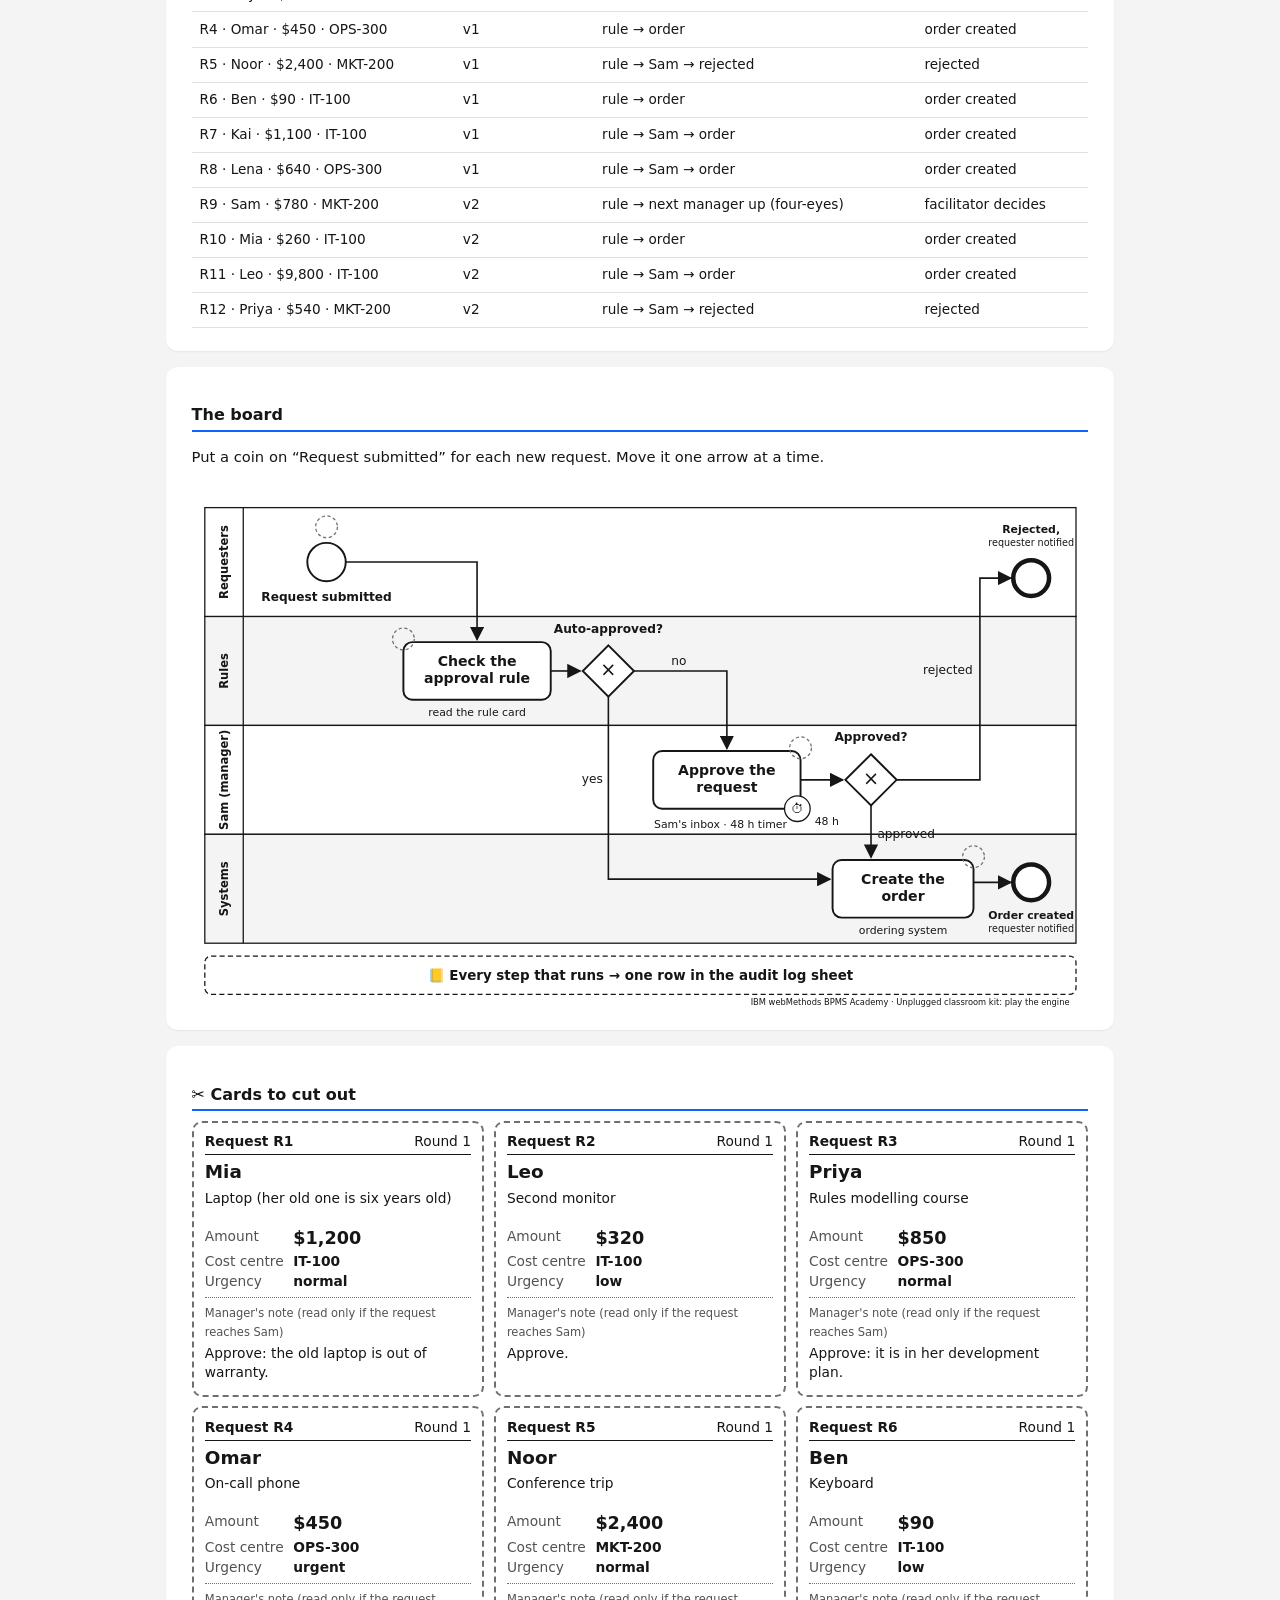
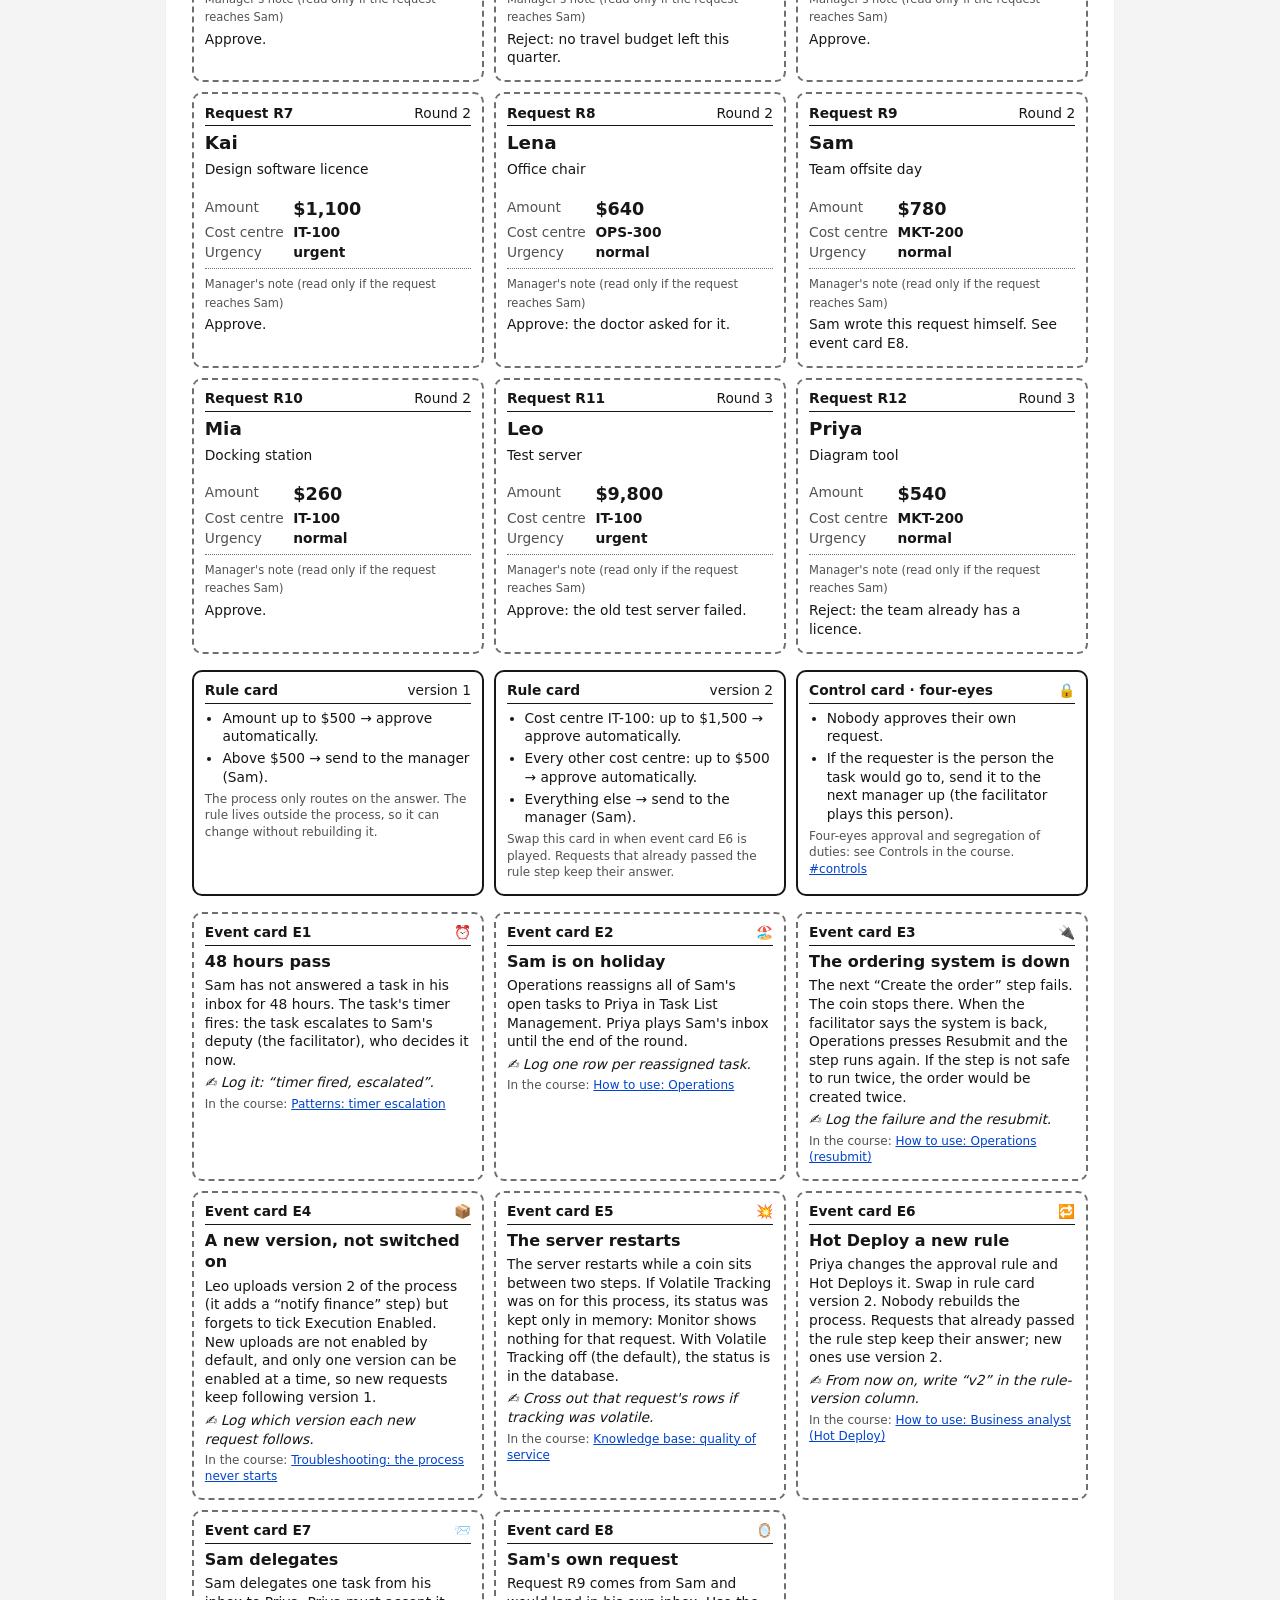
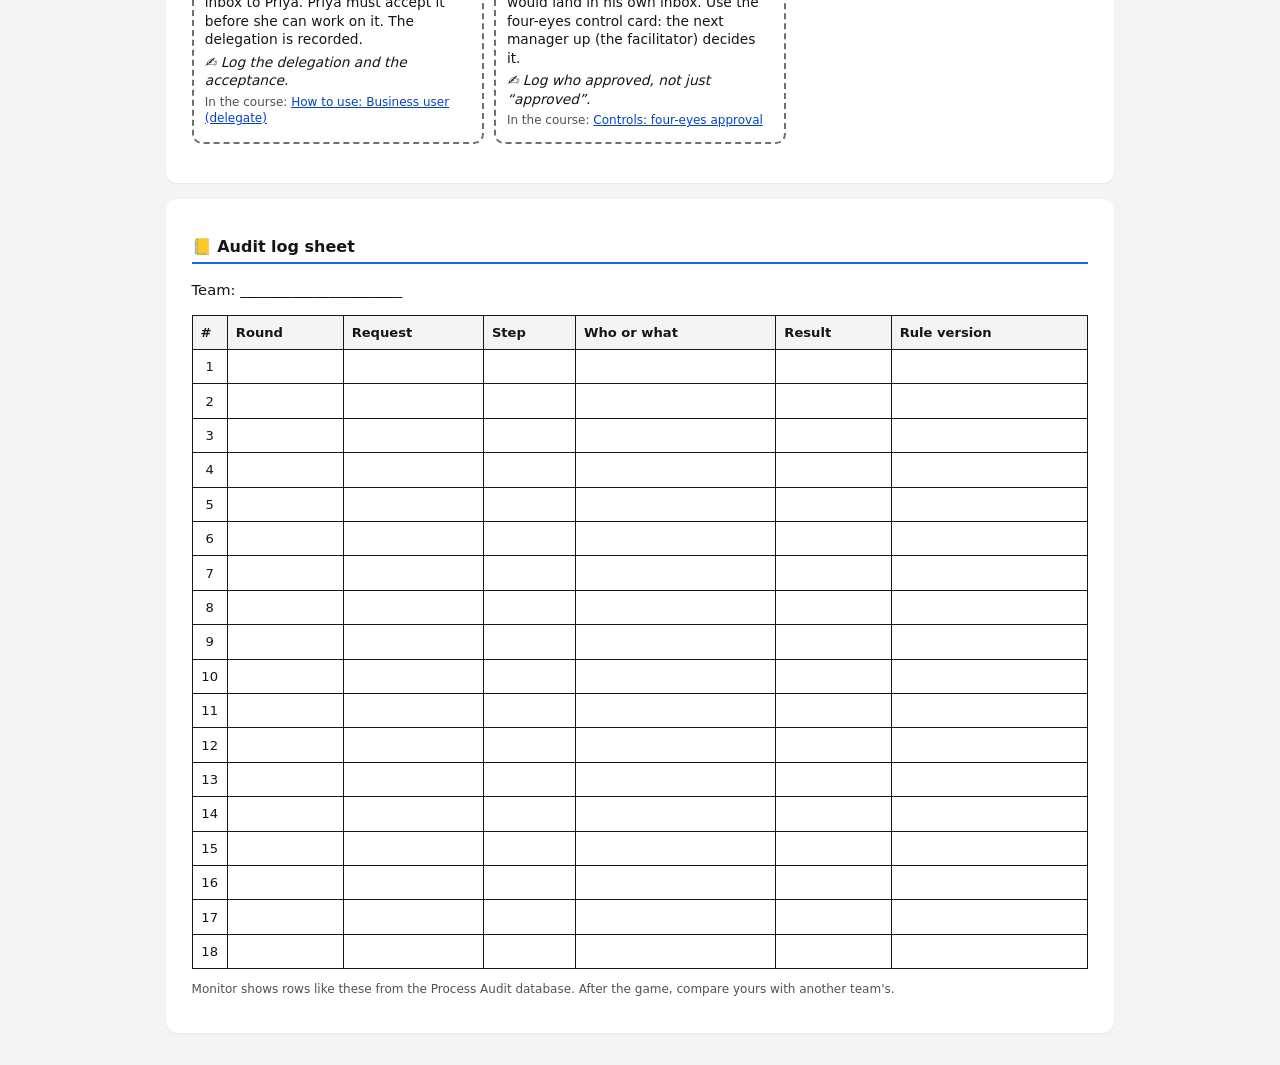
<file: kit.html>
<!DOCTYPE html>
<html lang="en">
<head>
<meta charset="UTF-8">
<meta name="viewport" content="width=device-width, initial-scale=1.0, viewport-fit=cover">
<meta name="theme-color" content="#0f62fe">
<title>Unplugged classroom kit — IBM webMethods BPMS Academy</title>
<meta name="author" content="Daniel Yuanpeng Xu">
<meta name="description" content="A printable board, coins and cards to play the IBM webMethods Process Engine, the rules and a manager's inbox around a table, then compare your paper audit log with Monitor. Fictional data, public sources only.">
<link rel="icon" href="data:image/svg+xml,%3Csvg xmlns='http://www.w3.org/2000/svg' viewBox='0 0 32 32'%3E%3Crect width='32' height='32' rx='6' fill='%230f62fe'/%3E%3Cpath d='M7 16h6l3-6 3 12 3-6h3' stroke='white' stroke-width='2.5' fill='none'/%3E%3C/svg%3E">
<link rel="stylesheet" href="css/styles.css">
<link rel="stylesheet" href="css/brief.css">
<link rel="stylesheet" href="css/kit.css">
</head>
<body class="brief-page kit-page">
<div class="brief-bar no-print">
  <a id="kit-back" href="index.html#teach">← Back to the course</a>
  <span class="kit-buttons"><button type="button" class="btn" id="kit-print-board" data-kit-print="board">Print the board (A3)</button>
  <button type="button" class="btn secondary" id="kit-print-cards" data-kit-print="cards">Print cards and sheets (A4 / Letter)</button>
  <button type="button" class="btn secondary" id="kit-print-all" data-kit-print="all">Print everything</button></span>
</div>
<main class="kit">
  <article class="brief kit-part" id="kit-intro"></article>
  <article class="brief kit-part" id="kit-notes"></article>
  <article class="brief kit-part" id="kit-board"></article>
  <article class="brief kit-part" id="kit-cards"></article>
  <article class="brief kit-part" id="kit-log"></article>
</main>
<script src="js/i18n.js"></script>
<script src="js/zh/kit.js"></script>
<script>I18N.page();</script>
<script src="js/kit.js"></script>
</body>
</html>
</file>
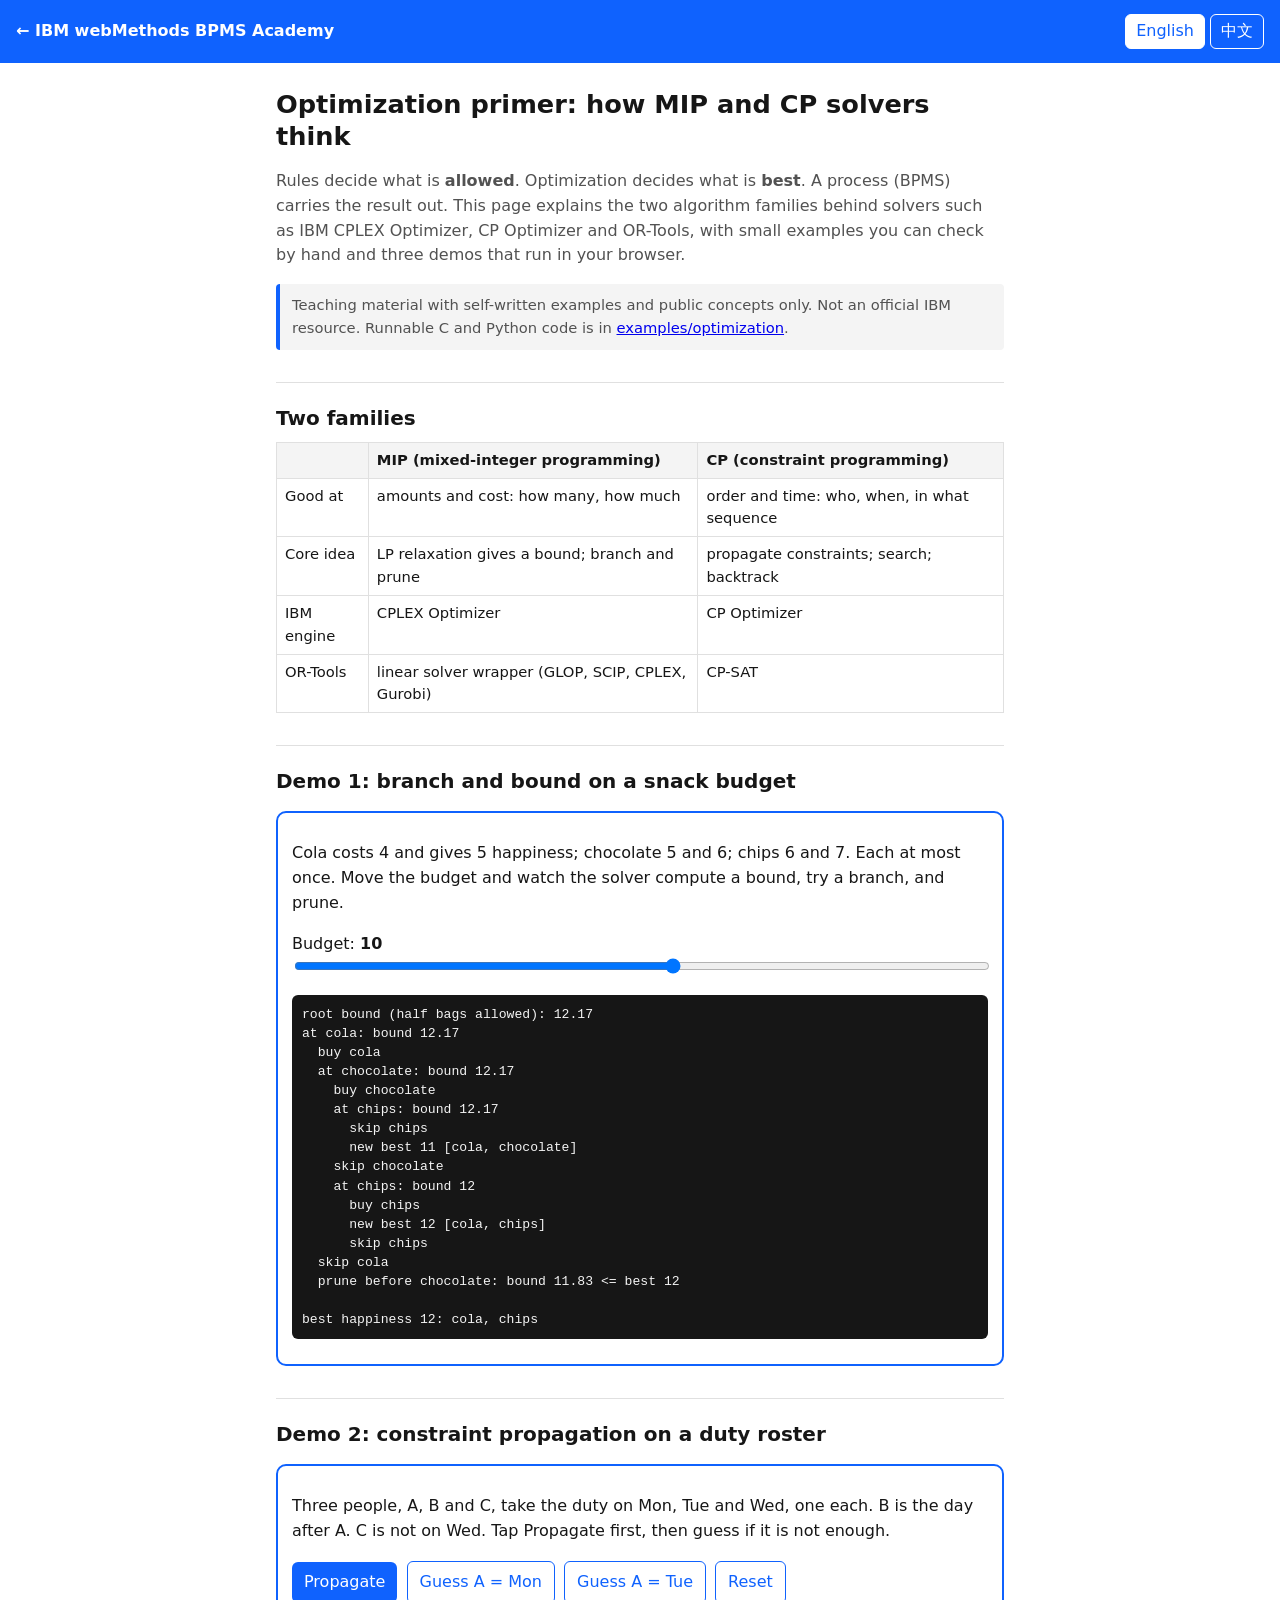
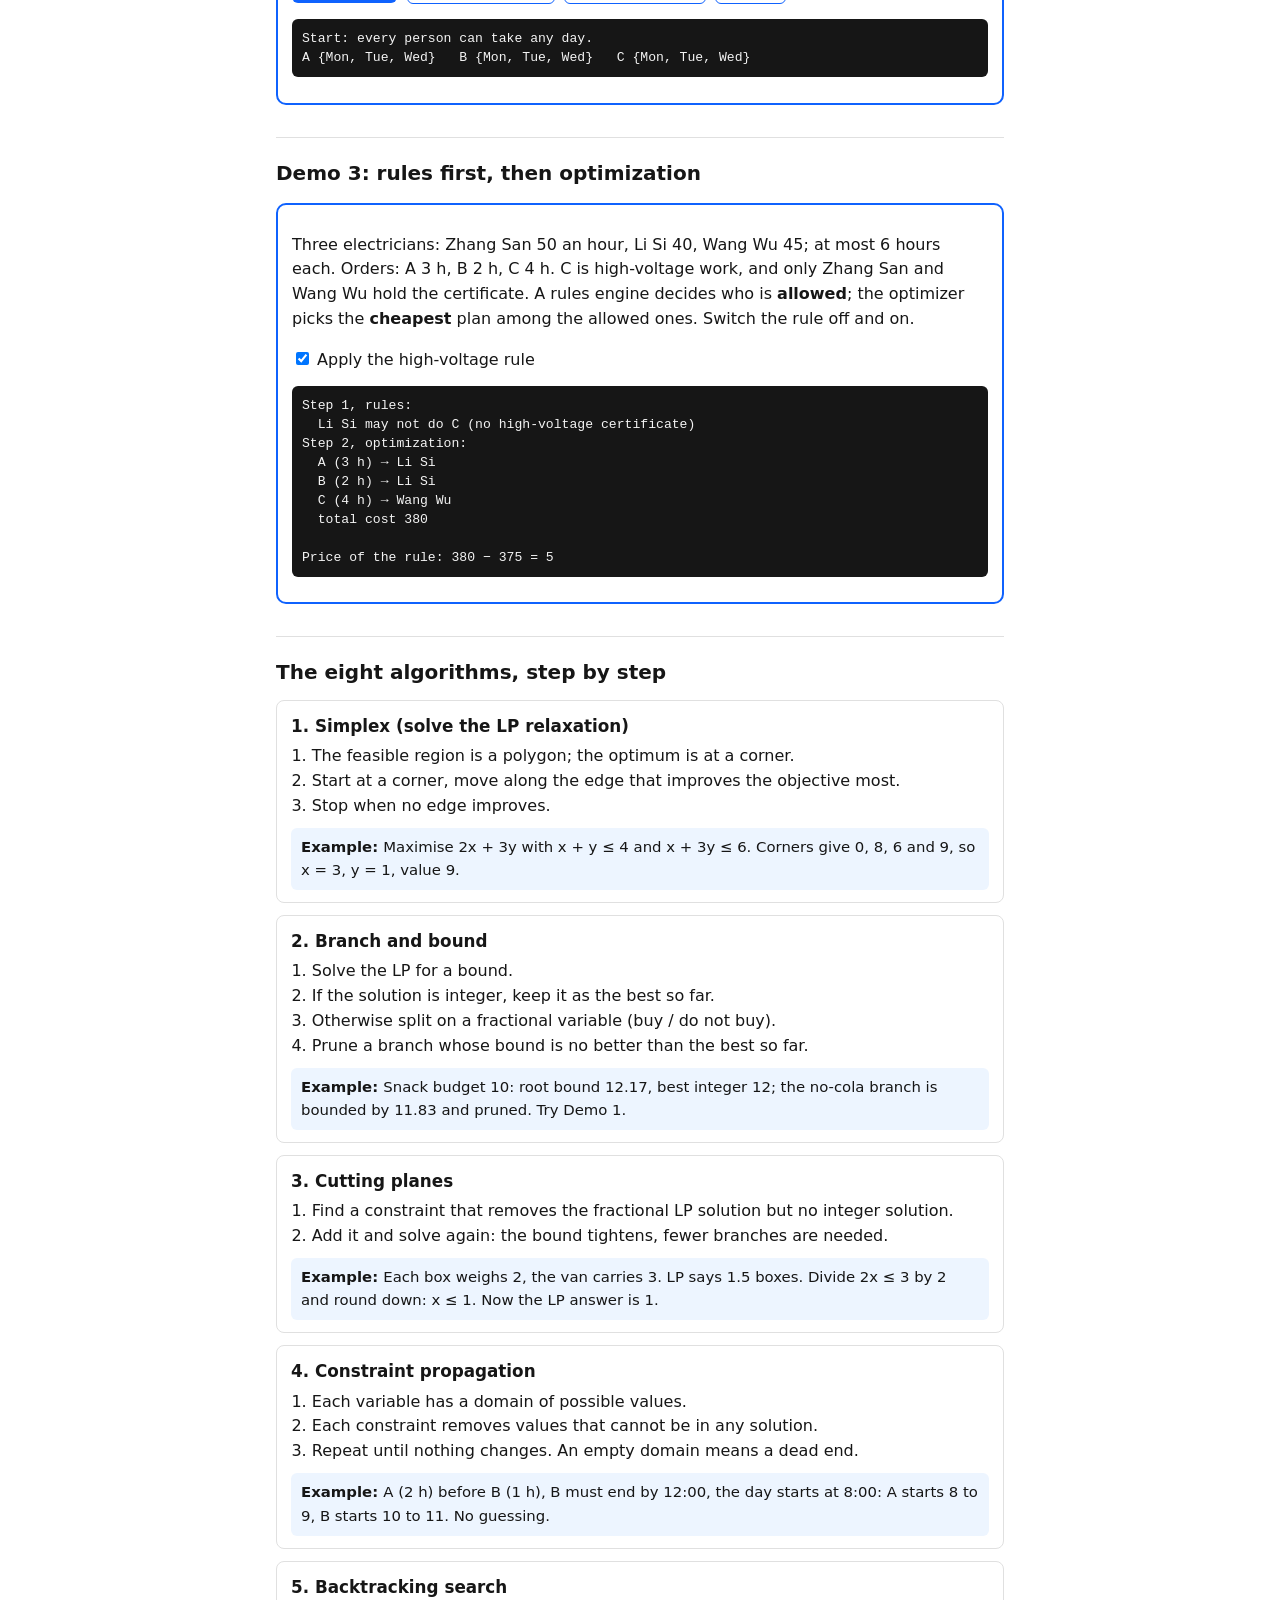
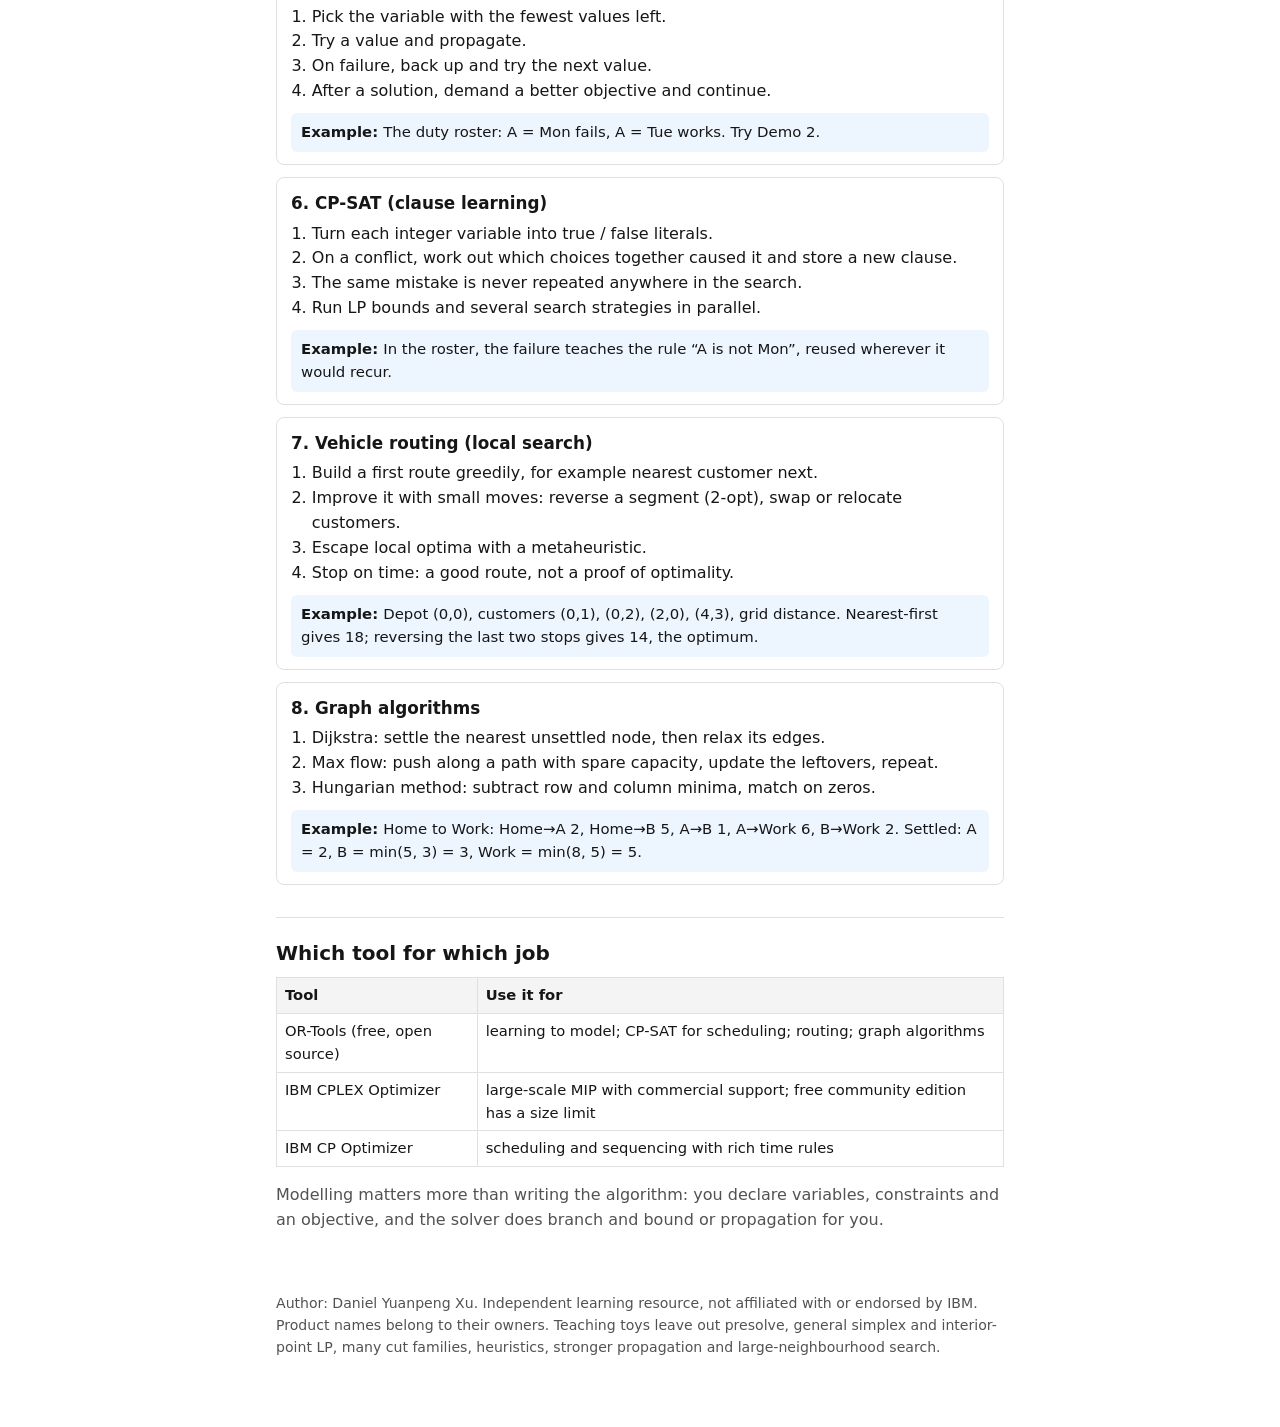
<file: optimization.html>
<!DOCTYPE html>
<html lang="en">
<head>
<meta charset="UTF-8">
<meta name="viewport" content="width=device-width, initial-scale=1.0, viewport-fit=cover">
<meta name="theme-color" content="#0f62fe">
<title>Optimization primer: MIP, CP and their solvers — IBM webMethods BPMS Academy</title>
<meta name="author" content="Daniel Yuanpeng Xu">
<meta name="description" content="A short, hands-on primer on the algorithms behind decision-optimization solvers: simplex, branch and bound, cutting planes, constraint propagation, backtracking, CP-SAT, routing and graph algorithms. English and 中文.">
<link rel="icon" href="data:image/svg+xml,%3Csvg xmlns='http://www.w3.org/2000/svg' viewBox='0 0 32 32'%3E%3Crect width='32' height='32' rx='6' fill='%230f62fe'/%3E%3C/svg%3E">
<style>
:root{--blue:#0f62fe;--ink:#161616;--mute:#525252;--line:#e0e0e0;--bg:#f4f4f4;--ok:#198038;--bad:#da1e28}
*{box-sizing:border-box}
body{margin:0;font:16px/1.55 system-ui,-apple-system,"Segoe UI",Roboto,"PingFang SC","Noto Sans SC",sans-serif;color:var(--ink);background:#fff}
header{background:var(--blue);color:#fff;padding:14px 16px;display:flex;gap:10px;align-items:center;justify-content:space-between;flex-wrap:wrap}
header a{color:#fff;text-decoration:none;font-weight:600}
button{font:inherit;cursor:pointer}
.lang button{background:transparent;border:1px solid #fff;color:#fff;border-radius:6px;padding:4px 10px}
.lang button.on{background:#fff;color:var(--blue)}
main{max-width:760px;margin:0 auto;padding:16px}
h1{font-size:1.6rem;line-height:1.25;margin:.4em 0}
h2{font-size:1.25rem;margin:1.6em 0 .4em;border-top:1px solid var(--line);padding-top:1em}
.lead{color:var(--mute)}
.note{background:var(--bg);border-left:4px solid var(--blue);padding:10px 12px;border-radius:4px;font-size:.92rem;color:var(--mute)}
table{border-collapse:collapse;width:100%;font-size:.92rem}
th,td{border:1px solid var(--line);padding:6px 8px;text-align:left;vertical-align:top}
th{background:var(--bg)}
.card{border:1px solid var(--line);border-radius:8px;padding:12px 14px;margin:12px 0}
.card h3{margin:0 0 .3em;font-size:1.05rem}
.card ol{margin:.3em 0 .6em;padding-left:1.3em}
.eg{background:#edf5ff;border-radius:6px;padding:8px 10px;font-size:.93rem}
.demo{border:2px solid var(--blue);border-radius:10px;padding:12px 14px;margin:14px 0}
.demo h3{margin:.1em 0 .4em}
.btn{background:var(--blue);color:#fff;border:0;border-radius:6px;padding:8px 12px;margin:2px 4px 2px 0}
.btn.alt{background:#fff;color:var(--blue);border:1px solid var(--blue)}
pre{background:#161616;color:#f4f4f4;padding:10px;border-radius:6px;overflow-x:auto;font-size:.82rem;line-height:1.45;white-space:pre-wrap;word-break:break-word}
.ok{color:var(--ok);font-weight:700}.bad{color:var(--bad);font-weight:700}
input[type=range]{width:100%}
.zh{display:none}
body.zh-on .en{display:none}
body.zh-on .zh{display:inline}
body.zh-on div.zh,body.zh-on p.zh,body.zh-on ol.zh,body.zh-on ul.zh,body.zh-on table.zh{display:block}
body.zh-on table.zh{display:table}
footer{max-width:760px;margin:2em auto;padding:0 16px 40px;color:var(--mute);font-size:.88rem}
code{background:var(--bg);padding:1px 4px;border-radius:3px}
</style>
</head>
<body>
<header>
  <a href="index.html">← IBM webMethods BPMS Academy</a>
  <span class="lang"><button type="button" id="b-en">English</button> <button type="button" id="b-zh">中文</button></span>
</header>
<main>
<h1><span class="en">Optimization primer: how MIP and CP solvers think</span><span class="zh">优化入门：MIP 和 CP 求解器是怎么想的</span></h1>
<p class="lead"><span class="en">Rules decide what is <b>allowed</b>. Optimization decides what is <b>best</b>. A process (BPMS) carries the result out. This page explains the two algorithm families behind solvers such as IBM CPLEX Optimizer, CP Optimizer and OR-Tools, with small examples you can check by hand and three demos that run in your browser.</span><span class="zh">规则决定什么<b>可以做</b>，优化决定什么<b>最好</b>，流程（BPMS）负责执行。本页讲 IBM CPLEX Optimizer、CP Optimizer、OR-Tools 这类求解器背后的两类算法，每个都有能手算核对的小例子，另有三个在浏览器里运行的演示。</span></p>
<p class="note"><span class="en">Teaching material with self-written examples and public concepts only. Not an official IBM resource. Runnable C and Python code is in <a href="https://github.com/Xudaniel/webmethods-bpms-academy/tree/main/examples/optimization">examples/optimization</a>.</span><span class="zh">教学材料，例子为自编，只用公开概念，不是 IBM 官方资源。可运行的 C 和 Python 代码在 <a href="https://github.com/Xudaniel/webmethods-bpms-academy/tree/main/examples/optimization">examples/optimization</a>。</span></p>

<h2><span class="en">Two families</span><span class="zh">两大类</span></h2>
<table class="en"><tr><th></th><th>MIP (mixed-integer programming)</th><th>CP (constraint programming)</th></tr>
<tr><td>Good at</td><td>amounts and cost: how many, how much</td><td>order and time: who, when, in what sequence</td></tr>
<tr><td>Core idea</td><td>LP relaxation gives a bound; branch and prune</td><td>propagate constraints; search; backtrack</td></tr>
<tr><td>IBM engine</td><td>CPLEX Optimizer</td><td>CP Optimizer</td></tr>
<tr><td>OR-Tools</td><td>linear solver wrapper (GLOP, SCIP, CPLEX, Gurobi)</td><td>CP-SAT</td></tr></table>
<table class="zh"><tr><th></th><th>MIP（混合整数规划）</th><th>CP（约束规划）</th></tr>
<tr><td>擅长</td><td>数量和成本：多少、花多少钱</td><td>顺序和时间：谁、什么时候、什么顺序</td></tr>
<tr><td>核心</td><td>LP 松弛给出界；分支、剪枝</td><td>约束传播；搜索；回溯</td></tr>
<tr><td>IBM 引擎</td><td>CPLEX Optimizer</td><td>CP Optimizer</td></tr>
<tr><td>OR-Tools</td><td>线性求解器封装（GLOP、SCIP、CPLEX、Gurobi）</td><td>CP-SAT</td></tr></table>

<h2><span class="en">Demo 1: branch and bound on a snack budget</span><span class="zh">演示 1：用分支定界选零食</span></h2>
<div class="demo">
<p><span class="en">Cola costs 4 and gives 5 happiness; chocolate 5 and 6; chips 6 and 7. Each at most once. Move the budget and watch the solver compute a bound, try a branch, and prune.</span><span class="zh">可乐 4 元 5 分，巧克力 5 元 6 分，薯片 6 元 7 分，每样最多一份。拖动预算，看求解器怎么算上限、试分支、剪枝。</span></p>
<label><span class="en">Budget:</span><span class="zh">预算：</span> <b id="bud">10</b></label>
<input type="range" id="budget" min="4" max="15" value="10">
<pre id="bb-out"></pre>
</div>

<h2><span class="en">Demo 2: constraint propagation on a duty roster</span><span class="zh">演示 2：用约束传播排值班</span></h2>
<div class="demo">
<p><span class="en">Three people, A, B and C, take the duty on Mon, Tue and Wed, one each. B is the day after A. C is not on Wed. Tap Propagate first, then guess if it is not enough.</span><span class="zh">甲、乙、丙三人周一到周三各值一天。乙在甲的第二天，丙不能周三。先点「传播」，不够再猜。</span></p>
<button class="btn" id="p-run"><span class="en">Propagate</span><span class="zh">传播</span></button>
<button class="btn alt" id="p-mon"><span class="en">Guess A = Mon</span><span class="zh">猜 甲 = 周一</span></button>
<button class="btn alt" id="p-tue"><span class="en">Guess A = Tue</span><span class="zh">猜 甲 = 周二</span></button>
<button class="btn alt" id="p-reset"><span class="en">Reset</span><span class="zh">重置</span></button>
<pre id="cp-out"></pre>
</div>

<h2><span class="en">Demo 3: rules first, then optimization</span><span class="zh">演示 3：先规则，后优化</span></h2>
<div class="demo">
<p><span class="en">Three electricians: Zhang San 50 an hour, Li Si 40, Wang Wu 45; at most 6 hours each. Orders: A 3 h, B 2 h, C 4 h. C is high-voltage work, and only Zhang San and Wang Wu hold the certificate. A rules engine decides who is <b>allowed</b>; the optimizer picks the <b>cheapest</b> plan among the allowed ones. Switch the rule off and on.</span><span class="zh">三个电工：张三时薪 50，李四 40，王五 45，每人最多 6 小时。工单：A 3 小时，B 2 小时，C 4 小时。C 是高压活，只有张三和王五持证。规则引擎决定谁<b>可以</b>做，优化器在可以的人里选<b>最省钱</b>的方案。把规则关掉、打开对比一下。</span></p>
<label><input type="checkbox" id="rule-on" checked> <span class="en">Apply the high-voltage rule</span><span class="zh">启用高压持证规则</span></label>
<pre id="ro-out"></pre>
</div>

<h2><span class="en">The eight algorithms, step by step</span><span class="zh">八个算法的步骤</span></h2>
<div id="algos"></div>

<h2><span class="en">Which tool for which job</span><span class="zh">什么工具做什么</span></h2>
<table class="en"><tr><th>Tool</th><th>Use it for</th></tr>
<tr><td>OR-Tools (free, open source)</td><td>learning to model; CP-SAT for scheduling; routing; graph algorithms</td></tr>
<tr><td>IBM CPLEX Optimizer</td><td>large-scale MIP with commercial support; free community edition has a size limit</td></tr>
<tr><td>IBM CP Optimizer</td><td>scheduling and sequencing with rich time rules</td></tr></table>
<table class="zh"><tr><th>工具</th><th>用途</th></tr>
<tr><td>OR-Tools（免费开源）</td><td>学建模；CP-SAT 排程；车辆路径；图算法</td></tr>
<tr><td>IBM CPLEX Optimizer</td><td>大规模 MIP，有商业支持；免费社区版有规模上限</td></tr>
<tr><td>IBM CP Optimizer</td><td>时间规则复杂的排程排序</td></tr></table>
<p class="lead"><span class="en">Modelling matters more than writing the algorithm: you declare variables, constraints and an objective, and the solver does branch and bound or propagation for you.</span><span class="zh">会建模比会写算法更重要：你只声明变量、约束和目标，分支定界和传播交给求解器。</span></p>
</main>
<footer><span class="en">Author: Daniel Yuanpeng Xu. Independent learning resource, not affiliated with or endorsed by IBM. Product names belong to their owners. Teaching toys leave out presolve, general simplex and interior-point LP, many cut families, heuristics, stronger propagation and large-neighbourhood search.</span><span class="zh">作者：Daniel Yuanpeng Xu。独立学习资源，与 IBM 无关联，也未获其认可。产品名属于各自所有者。教学用的简化版没有预处理、一般单纯形和内点法、多种割、启发式、更强的传播和大邻域搜索。</span></footer>
<script>
(function(){
var ZH=false;
try{var q=new URLSearchParams(location.search).get("lang");var st=localStorage.getItem("opt-lang");
  ZH=q?q==="zh":st?st==="zh":/^zh/i.test(navigator.language||"");}catch(e){ZH=/^zh/i.test(navigator.language||"");}
function t(en,zh){return ZH?zh:en;}
function setLang(z){ZH=z;document.body.classList.toggle("zh-on",z);document.documentElement.lang=z?"zh-CN":"en";
  document.getElementById("b-en").className=z?"":"on";document.getElementById("b-zh").className=z?"on":"";
  try{localStorage.setItem("opt-lang",z?"zh":"en");}catch(e){}
  renderAlgos();bb();if(typeof ro==='function')ro();if(typeof replay==='function')replay();}
document.getElementById("b-en").onclick=function(){setLang(false);};
document.getElementById("b-zh").onclick=function(){setLang(true);};

/* eight algorithms */
var ALGOS=[
{n:"1",en:"Simplex (solve the LP relaxation)",zh:"单纯形法（解 LP 松弛）",
 sen:["The feasible region is a polygon; the optimum is at a corner.","Start at a corner, move along the edge that improves the objective most.","Stop when no edge improves."],
 szh:["可行区域是个多边形，最优解在某个角上。","从一个角出发，沿最能改善目标的那条边走。","没有边能再改善就停。"],
 een:"Maximise 2x + 3y with x + y ≤ 4 and x + 3y ≤ 6. Corners give 0, 8, 6 and 9, so x = 3, y = 1, value 9.",
 ezh:"最大化 2x + 3y，约束 x + y ≤ 4、x + 3y ≤ 6。四个角分别是 0、8、6、9，所以 x = 3、y = 1，值为 9。"},
{n:"2",en:"Branch and bound",zh:"分支定界",
 sen:["Solve the LP for a bound.","If the solution is integer, keep it as the best so far.","Otherwise split on a fractional variable (buy / do not buy).","Prune a branch whose bound is no better than the best so far."],
 szh:["解 LP 得到界。","解是整数，就记为当前最好。","否则对小数变量分支（买 / 不买）。","分支的界不比当前最好更好，就剪掉。"],
 een:"Snack budget 10: root bound 12.17, best integer 12; the no-cola branch is bounded by 11.83 and pruned. Try Demo 1.",
 ezh:"零食预算 10：根界 12.17，最好整数解 12；「不买可乐」的上限 11.83，被剪掉。见演示 1。"},
{n:"3",en:"Cutting planes",zh:"割平面",
 sen:["Find a constraint that removes the fractional LP solution but no integer solution.","Add it and solve again: the bound tightens, fewer branches are needed."],
 szh:["找一条约束：去掉小数解，但不去掉任何整数解。","加进去重解，界变紧，需要的分支变少。"],
 een:"Each box weighs 2, the van carries 3. LP says 1.5 boxes. Divide 2x ≤ 3 by 2 and round down: x ≤ 1. Now the LP answer is 1.",
 ezh:"每箱重 2，车载 3。LP 说 1.5 箱。把 2x ≤ 3 两边除以 2 再向下取整：x ≤ 1。LP 直接给出 1。"},
{n:"4",en:"Constraint propagation",zh:"约束传播",
 sen:["Each variable has a domain of possible values.","Each constraint removes values that cannot be in any solution.","Repeat until nothing changes. An empty domain means a dead end."],
 szh:["每个变量有一个候选值范围。","每条约束删掉不可能出现在任何解里的值。","重复到不再变化；范围变空就是死路。"],
 een:"A (2 h) before B (1 h), B must end by 12:00, the day starts at 8:00: A starts 8 to 9, B starts 10 to 11. No guessing.",
 ezh:"A（2 小时）在 B（1 小时）之前，B 要 12:00 前结束，8:00 开工：A 在 8–9 点开始，B 在 10–11 点开始，一次没猜。"},
{n:"5",en:"Backtracking search",zh:"回溯搜索",
 sen:["Pick the variable with the fewest values left.","Try a value and propagate.","On failure, back up and try the next value.","After a solution, demand a better objective and continue."],
 szh:["挑剩余候选最少的变量。","试一个值，再传播。","失败就退回，换下一个值。","找到解后要求更好的目标，继续找。"],
 een:"The duty roster: A = Mon fails, A = Tue works. Try Demo 2.",
 ezh:"值班表：甲 = 周一失败，甲 = 周二成功。见演示 2。"},
{n:"6",en:"CP-SAT (clause learning)",zh:"CP-SAT（冲突学习）",
 sen:["Turn each integer variable into true / false literals.","On a conflict, work out which choices together caused it and store a new clause.","The same mistake is never repeated anywhere in the search.","Run LP bounds and several search strategies in parallel."],
 szh:["把整数变量变成真 / 假开关。","遇到冲突，追出是哪几个选择一起导致的，记成新子句。","同样的错误在整个搜索中不再重复。","同时跑 LP 界和多种搜索策略。"],
 een:"In the roster, the failure teaches the rule “A is not Mon”, reused wherever it would recur.",
 ezh:"在值班表里，失败学到一条规则「甲不是周一」，之后任何会重复的地方都能直接用。"},
{n:"7",en:"Vehicle routing (local search)",zh:"车辆路径（局部搜索）",
 sen:["Build a first route greedily, for example nearest customer next.","Improve it with small moves: reverse a segment (2-opt), swap or relocate customers.","Escape local optima with a metaheuristic.","Stop on time: a good route, not a proof of optimality."],
 szh:["贪心造初始路线，比如每次去最近的客户。","小改动：反转一段（2-opt）、交换或挪动客户。","卡住时用元启发式跳出局部最优。","到时间就停：得到好路线，但不证明最优。"],
 een:"Depot (0,0), customers (0,1), (0,2), (2,0), (4,3), grid distance. Nearest-first gives 18; reversing the last two stops gives 14, the optimum.",
 ezh:"仓库 (0,0)，客户 (0,1)、(0,2)、(2,0)、(4,3)，横竖走。「最近优先」是 18；把最后两站反过来走是 14，就是最优。"},
{n:"8",en:"Graph algorithms",zh:"图算法",
 sen:["Dijkstra: settle the nearest unsettled node, then relax its edges.","Max flow: push along a path with spare capacity, update the leftovers, repeat.","Hungarian method: subtract row and column minima, match on zeros."],
 szh:["Dijkstra：定下最近的未定点，再更新它的邻居。","最大流：沿有空余的路推，更新剩余容量，重复。","匈牙利算法：行列各减最小值，在 0 上配对。"],
 een:"Home to Work: Home→A 2, Home→B 5, A→B 1, A→Work 6, B→Work 2. Settled: A = 2, B = min(5, 3) = 3, Work = min(8, 5) = 5.",
 ezh:"家到公司：家→A 2，家→B 5，A→B 1，A→公司 6，B→公司 2。依次定下 A = 2，B = min(5, 3) = 3，公司 = min(8, 5) = 5。"}];
function renderAlgos(){
  var h="";
  ALGOS.forEach(function(a){
    var s=(ZH?a.szh:a.sen).map(function(x){return "<li>"+x+"</li>";}).join("");
    h+='<div class="card"><h3>'+a.n+". "+(ZH?a.zh:a.en)+"</h3><ol>"+s+'</ol><div class="eg"><b>'+t("Example: ","例子：")+"</b>"+(ZH?a.ezh:a.een)+"</div></div>";
  });
  document.getElementById("algos").innerHTML=h;
}

/* demo 1: branch and bound */
var ITEMS=[{n:"cola",z:"可乐",p:4,v:5},{n:"chocolate",z:"巧克力",p:5,v:6},{n:"chips",z:"薯片",p:6,v:7}];
function nm(i){return ZH?i.z:i.n;}
function bound(k,left,val){var b=val;for(var i=k;i<ITEMS.length;i++){var it=ITEMS[i];
  if(it.p<=left){left-=it.p;b+=it.v;}else{b+=it.v*left/it.p;break;}}return b;}
function bb(){
  var B=+document.getElementById("budget").value;document.getElementById("bud").textContent=B;
  var best=0,bestSet=[],log=[];
  function f(x){return (Math.round(x*100)/100).toString();}
  function dfs(k,left,val,set,ind){
    var pad=new Array(ind+1).join("  ");
    if(k===ITEMS.length){if(val>best){best=val;bestSet=set.slice();log.push(pad+t("new best ","新的最好解 ")+val+" ["+set.map(function(i){return nm(ITEMS[i]);}).join(", ")+"]");}return;}
    var ub=bound(k,left,val);
    if(ub<=best){log.push(pad+t("prune before "+ITEMS[k].n+": bound "+f(ub)+" <= best "+best,"在「"+ITEMS[k].z+"」前剪枝：上限 "+f(ub)+" ≤ 当前最好 "+best));return;}
    log.push(pad+t("at "+ITEMS[k].n+": bound "+f(ub),"到「"+ITEMS[k].z+"」：上限 "+f(ub)));
    if(ITEMS[k].p<=left){log.push(pad+t("  buy "+ITEMS[k].n,"  买"+ITEMS[k].z));set.push(k);dfs(k+1,left-ITEMS[k].p,val+ITEMS[k].v,set,ind+1);set.pop();}
    log.push(pad+t("  skip "+ITEMS[k].n,"  不买"+ITEMS[k].z));dfs(k+1,left,val,set,ind+1);
  }
  log.push(t("root bound (half bags allowed): ","根界（允许买半份）：")+f(bound(0,B,0)));
  dfs(0,B,0,[],0);
  log.push("");log.push(t("best happiness ","最大开心 ")+best+": "+(bestSet.length?bestSet.map(function(i){return nm(ITEMS[i]);}).join(", "):t("nothing","什么都不买")));
  document.getElementById("bb-out").textContent=log.join("\n");
}
document.getElementById("budget").oninput=bb;

/* demo 2: propagation */
var DAY_EN=["","Mon","Tue","Wed"],DAY_ZH=["","周一","周二","周三"],NAME_EN={A:"A",B:"B",C:"C"},NAME_ZH={A:"甲",B:"乙",C:"丙"};
function day(d){return (ZH?DAY_ZH:DAY_EN)[d];}function pn(v){return (ZH?NAME_ZH:NAME_EN)[v];}
var dom,cpLog;
function cpReset(){dom={A:[1,2,3],B:[1,2,3],C:[1,2,3]};cpLog=[t("Start: every person can take any day.","开始：每个人都可以任何一天。")];}
function show(){return ["A","B","C"].map(function(v){return pn(v)+" {"+dom[v].map(day).join(", ")+"}";}).join("   ");}
function rm(v,val,why){var i=dom[v].indexOf(val);if(i<0)return false;dom[v].splice(i,1);cpLog.push("  "+t(NAME_EN[v]+" cannot be "+DAY_EN[val]+" ("+why[0]+")",NAME_ZH[v]+"不能是"+DAY_ZH[val]+"（"+why[1]+"）"));return true;}
function propagate(){
  var changed=true,failed=false;
  while(changed&&!failed){changed=false;
    if(rm("C",3,["C is not on Wed","丙不能周三"]))changed=true;
    [1,2,3].forEach(function(a){if(dom.A.indexOf(a)>=0&&dom.B.indexOf(a+1)<0){rm("A",a,["B would have no day after it","乙没有「甲的第二天」可选"]);changed=true;}});
    [1,2,3].forEach(function(b){if(dom.B.indexOf(b)>=0&&dom.A.indexOf(b-1)<0){rm("B",b,["B must be the day after A","乙必须在甲的第二天"]);changed=true;}});
    ["A","B","C"].forEach(function(v){if(dom[v].length===1){["A","B","C"].forEach(function(u){if(u!==v&&rm(u,dom[v][0],["one person per day","每天只一人"]))changed=true;});}});
    ["A","B","C"].forEach(function(v){if(dom[v].length===0)failed=true;});
  }
  cpLog.push(show());
  if(failed)cpLog.push(t("FAIL: someone has no day left. Back up and guess differently.","失败：有人没有可选的日子。退回，换一种猜法。"));
  else if(["A","B","C"].every(function(v){return dom[v].length===1;}))cpLog.push(t("SOLVED: ","解出来了：")+["A","B","C"].map(function(v){return pn(v)+" = "+day(dom[v][0]);}).join(", "));
  else cpLog.push(t("Propagation alone is not enough: now guess.","光靠传播还不够：现在要猜。"));
}
function cpShow(){document.getElementById("cp-out").textContent=cpLog.join("\n");}

/* demo 3: rules then optimization */
var RW=[{en:"Zhang San",zh:"张三",r:50,hv:true},{en:"Li Si",zh:"李四",r:40,hv:false},{en:"Wang Wu",zh:"王五",r:45,hv:true}];
var RO=[{n:"A",h:3,hv:false},{n:"B",h:2,hv:false},{n:"C",h:4,hv:true}];
function solveRO(rule){var best=null;
  for(var a=0;a<3;a++)for(var b=0;b<3;b++)for(var c=0;c<3;c++){var p=[a,b,c],hrs=[0,0,0],cost=0,ok=true;
    for(var i=0;i<3;i++){var w=RW[p[i]],o=RO[i];if(rule&&o.hv&&!w.hv)ok=false;hrs[p[i]]+=o.h;cost+=w.r*o.h;}
    if(ok&&Math.max.apply(null,hrs)<=6&&(!best||cost<best.cost))best={cost:cost,p:p};}
  return best;}
function wn(i){return ZH?RW[i].zh:RW[i].en;}
function ro(){var on=document.getElementById("rule-on").checked,log=[];
  if(on){log.push(t("Step 1, rules:","第 1 步，规则："));log.push("  "+t("Li Si may not do C (no high-voltage certificate)","李四不能做 C（没有高压证）"));}
  else log.push(t("Step 1, rules: off, everyone may do everything","第 1 步，规则：关闭，人人都能做"));
  var s=solveRO(on),s0=solveRO(false),s1=solveRO(true);
  log.push(t("Step 2, optimization:","第 2 步，优化："));
  RO.forEach(function(o,i){log.push("  "+o.n+" ("+o.h+t(" h"," 小时")+") → "+wn(s.p[i]));});
  log.push("  "+t("total cost ","总成本 ")+s.cost);
  log.push("");log.push(t("Price of the rule: ","规则的代价：")+s1.cost+" − "+s0.cost+" = "+(s1.cost-s0.cost));
  document.getElementById("ro-out").textContent=log.join("\n");}
document.getElementById("rule-on").onchange=ro;
var acts=[];
function doAct(a){
  if(a==="reset"){cpReset();cpLog.push(show());}
  else if(a==="run"){cpLog.push("");cpLog.push(t("Propagate:","传播："));propagate();}
  else{var d=a==="mon"?1:2;cpReset();cpLog.push(t("Guess A = "+DAY_EN[d],"猜 甲 = "+DAY_ZH[d]));dom.A=[d];propagate();}
}
function act(a){if(a==="reset"||a==="mon"||a==="tue")acts=[];acts.push(a);doAct(a);cpShow();}
function replay(){cpReset();cpLog.push(show());acts.forEach(doAct);cpShow();}
document.getElementById("p-run").onclick=function(){act("run");};
document.getElementById("p-mon").onclick=function(){act("mon");};
document.getElementById("p-tue").onclick=function(){act("tue");};
document.getElementById("p-reset").onclick=function(){act("reset");};
cpReset();cpLog.push(show());
setLang(ZH);
})();
</script>
</body>
</html>
</file>
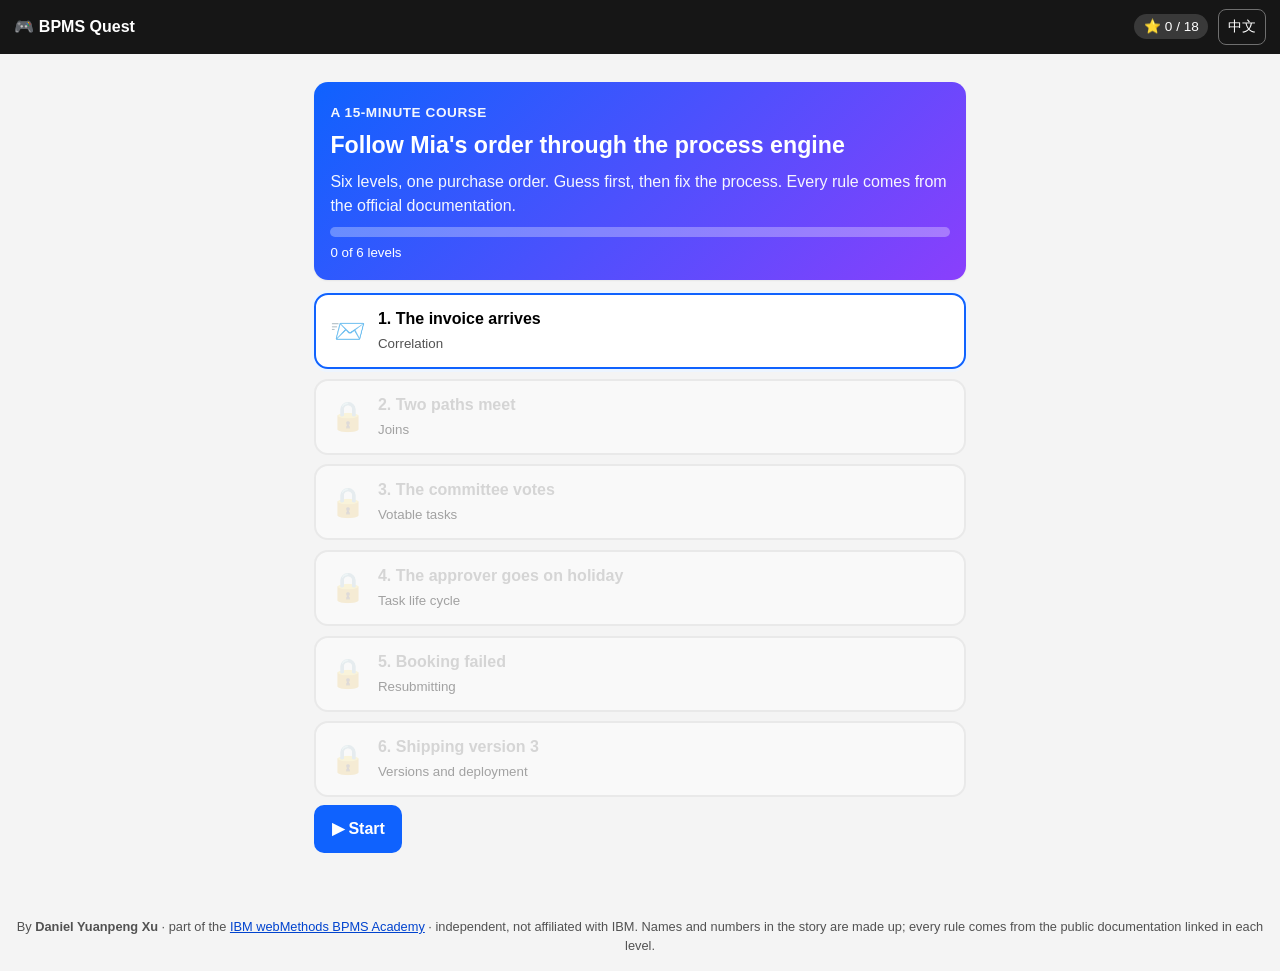
<file: play.html>
<!DOCTYPE html>
<html lang="en">
<head>
<meta charset="utf-8">
<meta name="viewport" content="width=device-width, initial-scale=1">
<title>BPMS Quest · IBM webMethods BPMS Academy</title>
<meta name="description" content="A fun, self-contained interactive course: follow one purchase order through IBM webMethods BPMS in six levels. Every rule in the game comes from public Software AG and IBM documentation. By Daniel Yuanpeng Xu.">
<meta name="theme-color" content="#0f62fe">
<style>
:root { --blue: #0f62fe; --blue-d: #0043ce; --blue-l: #edf5ff; --bg: #f4f4f4; --card: #fff; --text: #161616; --muted: #525252; --line: #e0e0e0;
  --ok: #24a148; --ok-l: #defbe6; --bad: #da1e28; --bad-l: #fff1f1; --warn: #8e6a00; --warn-l: #fcf4d6; --purple: #8a3ffc; --r: 14px; }
* { box-sizing: border-box; }
body { margin: 0; font-family: "IBM Plex Sans", -apple-system, "Segoe UI", Roboto, "PingFang SC", "Microsoft YaHei", sans-serif; background: var(--bg); color: var(--text); line-height: 1.5; }
header { position: sticky; top: 0; z-index: 5; background: #161616; color: #fff; padding: .55rem .9rem; display: flex; align-items: center; gap: .6rem; }
header h1 { font-size: 1rem; margin: 0; flex: 1; }
header .xp { font-size: .85rem; background: #393939; border-radius: 999px; padding: .15rem .6rem; white-space: nowrap; }
header button { background: none; border: 1px solid #6f6f6f; color: #fff; border-radius: 8px; padding: .25rem .55rem; font: inherit; font-size: .85rem; cursor: pointer; min-height: 36px; }
main { max-width: 680px; margin: 0 auto; padding: 1rem .9rem 3rem; }
.card { background: var(--card); border-radius: var(--r); padding: 1rem; margin: .8rem 0; box-shadow: 0 1px 2px rgba(0,0,0,.06); }
.hero { background: linear-gradient(135deg, #0f62fe, #8a3ffc); color: #fff; }
.hero h2 { margin: .2rem 0 .4rem; font-size: 1.45rem; } .hero p { margin: .3rem 0; opacity: .95; }
.bar { height: 10px; background: rgba(255,255,255,.3); border-radius: 999px; overflow: hidden; margin: .6rem 0 .2rem; }
.bar i { display: block; height: 100%; background: #fff; transition: width .4s; }
.map { display: grid; gap: .6rem; }
.lvl { display: flex; align-items: center; gap: .8rem; width: 100%; text-align: left; border: 2px solid var(--line); background: #fff; border-radius: var(--r); padding: .75rem .85rem; font: inherit; cursor: pointer; min-height: 64px; }
.lvl .em { font-size: 1.8rem; width: 2.2rem; text-align: center; }
.lvl .t { flex: 1; } .lvl .t strong { display: block; } .lvl .t small { color: var(--muted); }
.lvl .st { font-size: 1.05rem; letter-spacing: 1px; white-space: nowrap; }
.lvl.done { border-color: var(--ok); } .lvl.next { border-color: var(--blue); box-shadow: 0 0 0 3px var(--blue-l); }
.lvl[disabled] { opacity: .5; cursor: not-allowed; }
.kicker { color: var(--blue-d); font-weight: 700; font-size: .85rem; text-transform: uppercase; letter-spacing: .04em; margin: 0; }
h2 { margin: .2rem 0 .5rem; font-size: 1.3rem; } h3 { margin: .2rem 0 .5rem; font-size: 1.05rem; }
.story { background: var(--blue-l); border-left: 4px solid var(--blue); border-radius: 8px; padding: .6rem .8rem; margin: .5rem 0 .8rem; }
.goal { font-weight: 700; margin: .4rem 0 .6rem; } .goal::before { content: "🎯 "; }
.opt { display: block; width: 100%; text-align: left; margin: .35rem 0; padding: .65rem .8rem; border: 2px solid var(--line); border-radius: 10px; background: #fff; font: inherit; cursor: pointer; min-height: 48px; transition: transform .1s; }
.opt:active { transform: scale(.98); }
.opt.ok { border-color: var(--ok); background: var(--ok-l); } .opt.no { border-color: var(--bad); background: var(--bad-l); }
.feedback { margin: .5rem 0 0; padding: .6rem .8rem; border-radius: 10px; }
.feedback.ok { background: var(--ok-l); } .feedback.no { background: var(--bad-l); } .feedback.info { background: var(--warn-l); }
.row { display: flex; flex-wrap: wrap; gap: .35rem 1rem; margin: .3rem 0; }
.chk { display: flex; gap: .5rem; align-items: center; padding: .35rem .1rem; cursor: pointer; }
.chk input { width: 1.25rem; height: 1.25rem; }
.btn { display: inline-block; background: var(--blue); color: #fff; border: 0; border-radius: 10px; padding: .7rem 1.1rem; font: inherit; font-weight: 700; cursor: pointer; min-height: 48px; margin: .5rem .4rem 0 0; }
.btn.ghost { background: #fff; color: var(--blue-d); border: 2px solid var(--blue); }
.btn[disabled] { opacity: .45; cursor: not-allowed; }
.chips { display: flex; flex-wrap: wrap; gap: .35rem; align-items: center; margin: .6rem 0; }
.chip { padding: .4rem .65rem; border-radius: 10px; border: 2px solid var(--line); background: #fff; font-size: .95rem; }
.chip.on { border-color: var(--blue); background: var(--blue-l); } .chip.fail { border-color: var(--bad); background: var(--bad-l); } .chip.dim { opacity: .45; }
.chip b { margin-left: .3rem; background: var(--blue); color: #fff; border-radius: 5px; padding: 0 .3rem; font-size: .8rem; }
.arrow { color: var(--muted); }
svg.dg { width: 100%; max-width: 440px; display: block; margin: .5rem 0; } svg.dg text { font-size: 12px; fill: var(--text); }
.n-ok { fill: var(--ok-l); stroke: var(--ok); stroke-width: 2; } .n-dead { fill: var(--bad-l); stroke: var(--bad); stroke-width: 2; stroke-dasharray: 5 4; }
.n-wait { fill: #f4f4f4; stroke: #8d8d8d; stroke-width: 2; } .n-stuck { fill: var(--warn-l); stroke: #b28600; stroke-width: 2; }
.l-ok { stroke: var(--ok); stroke-width: 2.5; } .l-dead { stroke: var(--bad); stroke-width: 2; stroke-dasharray: 5 4; }
input[type=range] { width: 100%; height: 32px; }
.big { font-size: 2rem; font-weight: 800; color: var(--blue-d); margin: .2rem 0; }
.state { font-size: 1.1rem; margin: .3rem 0; } .pill { display: inline-block; border-radius: 999px; padding: .15rem .7rem; font-weight: 700; background: #e0e0e0; }
.pill.Active { background: var(--ok-l); color: #0e6027; } .pill.Suspended { background: var(--warn-l); color: var(--warn); } .pill.Completed { background: #e8daff; color: #491d8b; } .pill.Deleted { background: var(--bad-l); color: #a2191f; }
.todo { list-style: none; padding: 0; margin: .4rem 0; } .todo li { padding: .15rem 0; } .todo li::before { content: "⬜ "; } .todo li.done::before { content: "✅ "; }
.src { font-size: .82rem; color: var(--muted); margin-top: .8rem; } .src a { color: var(--blue-d); }
.stars { font-size: 2.2rem; letter-spacing: 4px; margin: .3rem 0; }
.cert { border: 6px double var(--blue); text-align: center; padding: 1.4rem 1rem; }
.cert .name { font-size: 1.6rem; font-weight: 800; margin: .3rem 0; border-bottom: 2px solid var(--line); display: inline-block; min-width: 60%; }
.cert input { font: inherit; font-size: 1.1rem; padding: .5rem; border: 2px solid var(--line); border-radius: 8px; width: 100%; max-width: 320px; text-align: center; }
footer { text-align: center; font-size: .8rem; color: var(--muted); padding: 1rem; } footer a { color: var(--blue-d); }
.confetti { position: fixed; top: -12px; width: 10px; height: 14px; z-index: 50; pointer-events: none; animation: fall 1.8s linear forwards; }
@keyframes fall { to { transform: translateY(105vh) rotate(540deg); opacity: .7; } }
@keyframes pop { 0% { transform: scale(.6); } 60% { transform: scale(1.15); } 100% { transform: scale(1); } }
.pop { animation: pop .4s ease; }
@media (prefers-reduced-motion: reduce) { .confetti { display: none; } .pop, .opt { animation: none; transition: none; } }
@media print { header, footer, .btn, .noprint { display: none !important; } body { background: #fff; } .card { box-shadow: none; } }
</style>
</head>
<body>
<header><h1 id="h-title">🎮 BPMS Quest</h1><span class="xp" id="xp">⭐ 0 / 18</span><button type="button" id="lang-btn">中文</button></header>
<main id="app" aria-live="polite"></main>
<footer id="foot"></footer>
<script>
(function () {
  "use strict";
  // ---------- language ----------
  const qs = new URLSearchParams(location.search);
  let saved = {}; try { saved = JSON.parse(localStorage.getItem("wm-quest-v1") || "{}"); } catch (e) { saved = {}; }
  let zh = qs.get("lang") ? qs.get("lang") === "zh" : saved.lang ? saved.lang === "zh" : /^zh/i.test(navigator.language || "");
  const T = (en, z) => (zh ? z : en);
  const esc = (s) => String(s).replace(/[&<>"]/g, (c) => ({ "&": "&amp;", "<": "&lt;", ">": "&gt;", '"': "&quot;" }[c]));
  const state = { stars: saved.stars || {}, name: saved.name || "" };
  function save() { try { localStorage.setItem("wm-quest-v1", JSON.stringify({ stars: state.stars, name: state.name, lang: zh ? "zh" : "en" })); } catch (e) { /* private mode: progress lives only in this tab */ } }
  const $ = (id) => document.getElementById(id);
  const app = $("app");
  const D = "https://documentation.softwareag.com/webmethods/";
  const SRC = {
    corr: [["About Document Correlation (Designer 10.7)", D + "designer/sdf10-7/10-7_sdf-webhelp/sdf-webhelp/proc.about.correlation.html"],
           ["Tracking correlation IDs, Volatile Tracking disabled (Designer 10.7)", D + "designer/sdf10-7/10-7_sdf-webhelp/sdf-webhelp/proc.tracking.correlation.IDs.with.volatile.tracking.disabled.html"]],
    join: [["About Joins (Designer 10.5)", D + "designer/sdf10-5/10-5_sdf-webhelp/sdf-webhelp/proc.about.joins.html"],
           ["How Incomplete Transitions Affect Join Steps and Gateways (Designer 10.7)", D + "designer/sdf10-7/10-7_sdf-webhelp/sdf-webhelp/proc.how.incomplete.transitions.affect.join.steps.and.gateways.html"],
           ["About Transition Types (Designer 10.15)", D + "designer/sdf10-15/webhelp/sdf-webhelp/sdf-webhelp/proc.about.transition.types.html"]],
    vote: [["About Voting Strategies (Designer 10.5)", D + "designer/sdf10-5/10-5_sdf-webhelp/sdf-webhelp/co-about_voting_strategies.html"],
           ["About Votable Tasks (Designer 10.7)", D + "designer/sdf10-7/10-7_sdf-webhelp/sdf-webhelp/co-about_votable_tasks.html"]],
    task: [["Task Status and Life Cycle (Running Business Processes 10.3)", D + "compendiums/v10-3/C_Run_BPs_and_CAs/runbpca-compendium/co-task_status_and_life_cycle.html"]],
    resub: [["About resubmitting process instances and steps (Monitor 10.5)", D + "monitor/wmn10-5/10-5_Monitor_webhelp/monitor-webhelp/to-processes_25.html"],
            ["Resubmit Closest and Resubmit Earliest (Monitor 10.7)", D + "monitor/wmn10-7/10-7_Monitor_webhelp/wmn-webhelp/to-processes_25.html"]],
    dep: [["Adding assets to ProcessModel deployment sets (Deployer 10.15)", D + "deployer/wdy10-15/webhelp/wdy-webhelp/wdy-webhelp/ta-adding_assets_to_broker_processmodel_mws_or_optimize_deployment_sets.html"],
          ["Working with Process Versions (Designer 10.7)", D + "designer/sdf10-7/10-7_sdf-webhelp/sdf-webhelp/proc.ww.process.versions..html"]]
  };
  const srcHtml = (k) => `<p class="src">${T("Rules in this level come from: ", "这一关的规则出自：")}${SRC[k].map(([t, u]) => `<a href="${u}" target="_blank" rel="noopener">${esc(t)}</a>`).join(" · ")}</p>`;

  // ---------- small UI kit ----------
  function confetti() {
    if (window.matchMedia && matchMedia("(prefers-reduced-motion: reduce)").matches) return;
    const colors = ["#0f62fe", "#8a3ffc", "#24a148", "#f1c21b", "#da1e28"];
    for (let i = 0; i < 40; i++) {
      const c = document.createElement("i"); c.className = "confetti";
      c.style.left = Math.random() * 100 + "vw"; c.style.background = colors[i % colors.length]; c.style.animationDelay = Math.random() * .5 + "s";
      document.body.appendChild(c); setTimeout(() => c.remove(), 2600);
    }
  }
  const total = () => Object.values(state.stars).reduce((a, b) => a + b, 0);
  function paintHeader() {
    $("h-title").textContent = T("🎮 BPMS Quest", "🎮 BPMS 闯关");
    $("xp").textContent = `⭐ ${total()} / ${LEVELS.length * 3}`;
    $("lang-btn").textContent = zh ? "EN" : "中文";
    document.documentElement.lang = zh ? "zh-CN" : "en";
    document.title = T("BPMS Quest · IBM webMethods BPMS Academy", "BPMS 闯关 · IBM webMethods BPMS 学院");
    $("foot").innerHTML = T(
      `By <strong>Daniel Yuanpeng Xu</strong> · part of the <a href="./">IBM webMethods BPMS Academy</a> · independent, not affiliated with IBM. Names and numbers in the story are made up; every rule comes from the public documentation linked in each level.`,
      `作者 <strong>徐远鹏 Daniel Yuanpeng Xu</strong> · <a href="./?lang=zh">IBM webMethods BPMS 学院</a>的一部分 · 独立制作，与 IBM 无关。故事里的人名和数字是编的；每条规则都出自每关下面链接的公开文档。`);
  }

  // A level = a story, then stages. A "pick" stage is a multiple-choice question; a "do" stage is a small mission
  // that renders its own controls and reports when its goal is met. Wrong picks cost one star (minimum one).
  function pick(q, opts, right, why) { return { kind: "pick", q, opts, right, why }; }

  const LEVELS = [
    { id: "corr", em: "📨", title: () => T("The invoice arrives", "发票到了"),
      sub: () => T("Correlation", "消息关联"),
      story: () => T("Mia ordered a laptop: purchase order PO-102. Three orders are waiting for their supplier's invoice, and the order number is the correlation key.",
                     "Mia 订了一台笔记本电脑：采购单 PO-102。有三张采购单在等供应商的发票，关联键是订单号。"),
      stages: () => [
        pick(T("The invoice for PO-102 arrives. Where does it go?", "PO-102 的发票到了。它会去哪里？"),
          [T("Into the running instance for PO-101", "进 PO-101 的实例"), T("Into the running instance for PO-102", "进 PO-102 的实例"), T("Into a brand-new instance", "进一个全新的实例"), T("Into the running instance for PO-103", "进 PO-103 的实例")], 1,
          T("Its correlation ID matches a running instance, so the document's content is loaded and the waiting step runs as part of that instance.", "它的关联 ID 对上了一个正在跑的实例，文档内容被载入，等待的那一步在这个实例里执行。")),
        pick(T("Next, an invoice for PO-104 arrives. No running instance has that number. What do the Process Engine tracking pages say happens?", "接着来了一张 PO-104 的发票，没有哪个正在跑的实例有这个号。Process Engine 的跟踪页面怎么说？"),
          [T("It waits in a queue until PO-104 exists", "排队等，直到 PO-104 出现"), T("It is dropped with an error", "报错后丢掉"), T("The engine creates a new process instance ID, stores it with the correlation ID and starts a new process", "引擎新建一个流程实例 ID，和关联 ID 一起存下，启动一个新流程")], 2,
          T("That is what the tracking pages describe. With Volatile Tracking off, the ID pairs live in the WMPRTXREF table; with it on, in server memory.", "跟踪页面就是这么写的。Volatile Tracking 关闭时，ID 对应关系存在 WMPRTXREF 表里；打开时放在服务器内存里。"))
      ] },
    { id: "join", em: "🔀", title: () => T("Two paths meet", "两条路汇合"),
      sub: () => T("Joins", "合流"),
      story: () => T("Before Mia's laptop ships, two things run in parallel: the manager's approval (A) and a stock check (B). They meet at a join in front of Ship.",
                     "Mia 的电脑发货前，两件事并行：经理审批（A）和库存检查（B）。两条路在「发货」前面的合流处汇合。"),
      stages: () => [
        pick(T("The join is AND. The stock check fails. What happens at the join?", "合流是 AND。库存检查失败了。合流会怎样？"),
          [T("It runs as soon as the approval finishes", "审批一完成就执行"), T("It can never be satisfied", "永远满足不了"), T("It waits for someone to resubmit, then runs", "等人重新提交后执行")], 1,
          T("A failed path leaves an incomplete transition, and the Process Engine counts an incomplete input as false. An AND join with two inputs can never be satisfied if one of them is incomplete.", "失败的路径留下未完成的转移，Process Engine 把未完成的输入当作 false。两个输入的 AND 合流，只要一个未完成就永远满足不了。")),
        { kind: "do", render: joinMission }
      ] },
    { id: "vote", em: "🗳️", title: () => T("The committee votes", "委员会投票"),
      sub: () => T("Votable tasks", "投票任务"),
      story: () => T("Mia's order is above the spending limit, so a committee of 30 must approve it. The approval is a votable task with the default threshold of 51%.",
                     "Mia 的订单超过了支出上限，要 30 人的委员会批。审批是一个投票任务，用默认的 51% 阈值。"),
      stages: () => [{ kind: "do", render: voteMission },
        pick(T("The committee grows to 300 people. How many matching votes now?", "委员会扩大到 300 人。现在要几张相同的票？"),
          ["151", "153", "154"], 1, T("300 × 51% is exactly 153, so no rounding is needed.", "300 × 51% 正好是 153，不用取整。"))] },
    { id: "task", em: "🏖️", title: () => T("The approver goes on holiday", "审批人去度假"),
      sub: () => T("Task life cycle", "任务生命周期"),
      story: () => T("Sam, the manager, has Mia's approval task Active in his inbox. Then he goes on holiday for a week.",
                     "经理 Sam 的收件箱里有 Mia 这单的审批任务，状态是 Active。然后他去度假一周。"),
      stages: () => [
        pick(T("Sam's task is Suspended while he is away. Is it in his inbox?", "Sam 不在时任务被暂停（Suspended）了。它还在他的收件箱里吗？"),
          [T("Yes, marked as paused", "在，标着已暂停"), T("No: it is visible only on the Task List Management page", "不在：只在 Task List Management 页面可见"), T("Only in an administrator's inbox", "只在管理员的收件箱里")], 1,
          T("Only Active tasks appear in inboxes. A Suspended task is hidden from users, and no events or assignments are evaluated for it until it is resumed.", "只有 Active 的任务进收件箱。暂停的任务对用户隐藏，恢复之前不评估事件和分配。")),
        { kind: "do", render: taskMission }
      ] },
    { id: "resub", em: "🔁", title: () => T("Booking failed", "记账失败了"),
      sub: () => T("Resubmitting", "重新提交"),
      story: () => T("The finance system was down, so the Book step failed. The process has five steps, and only Check was enabled for resubmission.",
                     "财务系统宕机，「记账」这一步失败了。流程有五步，只有「检查」启用了重新提交。"),
      stages: () => [
        pick(T("Where does Resubmit Closest re-run from?", "Resubmit Closest 从哪一步重跑？"),
          [T("Book, the step that failed", "失败的「记账」"), T("Check", "「检查」"), T("Receive, the first step", "第一步「收单」")], 1,
          T("Book is not resubmit-enabled, so Resubmit Closest goes back to the closest resubmit-enabled step that ran before it: Check.", "「记账」没有启用重新提交，所以 Resubmit Closest 退回到它之前最近的、启用了的那一步：「检查」。")),
        { kind: "do", render: resubMission }
      ] },
    { id: "dep", em: "🚀", title: () => T("Shipping version 3", "发布第 3 版"),
      sub: () => T("Versions and deployment", "版本和部署"),
      story: () => T("The purchase process got a fix in v3. One deployment set holds v1, v2 and v3, all marked to be enabled on the target, and they are deployed in the order v3 → v2 → v1.",
                     "采购流程在 v3 里修了个问题。一个部署集里有 v1、v2、v3，三个都标成在目标环境启用，部署顺序是 v3 → v2 → v1。"),
      stages: () => [
        pick(T("Which version ends up enabled?", "最后启用的是哪个版本？"), ["v1", "v2", "v3"], 0,
          T("When one deployment set enables more than one version, the version deployed last ends up enabled: here v1, not the newest.", "一个部署集启用了不止一个版本时，最后部署的那个生效：这里是 v1，不是最新的。")),
        { kind: "do", render: depMission }
      ] }
  ];

  // ---------- missions ----------
  function joinMission(box, done) {
    box.innerHTML = `<p class="goal">${T("Change the model so this instance does not wait forever.", "改一下模型，让这个实例不会永远等下去。")}</p>
      <div class="row" role="radiogroup"><label class="chk"><input type="radio" name="jt" value="AND" checked> AND</label><label class="chk"><input type="radio" name="jt" value="OR"> OR</label></div>
      <label class="chk"><input type="checkbox" id="j-to"> ${T("Set a join timeout", "设合流超时")}</label>
      <label class="chk"><input type="checkbox" id="j-uh"> ${T("Add an Unsatisfied Join path with a handler step", "加 Unsatisfied Join 转移和处理步骤")}</label>
      <svg class="dg" viewBox="0 0 330 150" role="img" aria-label="${T("Join diagram", "合流示意图")}"></svg>
      <button type="button" class="btn" id="j-go">${T("Run the instance", "跑一下实例")}</button><div id="j-fb"></div>`;
    const svg = box.querySelector("svg");
    const node = (x, y, w, l, c) => `<rect x="${x}" y="${y}" width="${w}" height="34" rx="7" class="${c}"/><text x="${x + w / 2}" y="${y + 21}" text-anchor="middle">${esc(l)}</text>`;
    function draw() {
      const or = box.querySelector("input[name=jt]:checked").value === "OR";
      const goes = or;
      svg.innerHTML = node(6, 14, 96, T("A: approval", "A：审批"), "n-ok") + node(6, 102, 96, T("B: stock ✗", "B：库存 ✗"), "n-dead") +
        `<line x1="102" y1="31" x2="160" y2="70" class="l-ok"/><line x1="102" y1="119" x2="160" y2="80" class="l-dead"/>` +
        `<polygon points="182,52 208,75 182,98 156,75" class="${goes ? "n-ok" : "n-stuck"}"/><text x="182" y="80" text-anchor="middle" font-weight="700">${or ? "OR" : "AND"}</text>` +
        `<line x1="208" y1="75" x2="232" y2="75" class="${goes ? "l-ok" : "l-dead"}"/>` + node(232, 58, 92, T("Ship", "发货"), goes ? "n-ok" : "n-wait");
    }
    box.addEventListener("change", draw); draw();
    box.querySelector("#j-go").addEventListener("click", () => {
      const or = box.querySelector("input[name=jt]:checked").value === "OR", to = box.querySelector("#j-to").checked, uh = box.querySelector("#j-uh").checked;
      const fb = box.querySelector("#j-fb");
      if (or) { fb.innerHTML = `<p class="feedback info">✅ ${T("No more waiting: an OR join runs when any input finishes. But look closely: the laptop now ships without a stock check. Only do this if that is acceptable.", "不会再卡住：OR 合流只要一个输入完成就执行。但注意：电脑现在没做库存检查就发货了。只有业务能接受时才这么改。")}</p>`; done(); }
      else if (to || uh) { fb.innerHTML = `<p class="feedback ok">✅ ${to ? T("With a join timeout, the Join Timeout transition is taken when the wait runs out (AND and COMPLEX joins only).", "设了合流超时，等待时间一到就走 Join Timeout 转移（只对 AND 和 COMPLEX 合流）。") : ""} ${uh ? T("The Unsatisfied Join path gives the failure somewhere to go; from 9.7 it is not escalated unless the step has an unsatisfied join handler.", "Unsatisfied Join 转移让失败有路可走；9.7 起，步骤没有未满足合流处理就不会升级。") : ""}</p>`; done(); }
      else fb.innerHTML = `<p class="feedback no">⏳ ${T("Still stuck: the AND join waits for B, and B will never finish. Plan for the failure.", "还是卡住：AND 合流在等 B，可 B 永远完不成。要为失败做设计。")}</p>`;
    });
  }

  function voteMission(box, done, lose) {
    box.innerHTML = `<p class="goal">${T("Guess first: how many matching votes change the task's status?", "先猜：要几张相同的票，任务状态才会变？")}</p>
      <label>${T("Your guess", "你的猜测")}: <strong id="v-g">10</strong><input type="range" min="1" max="30" value="10" id="v-r"></label>
      <button type="button" class="btn" id="v-go">${T("Lock in my guess", "就猜这个")}</button><div id="v-fb"></div>`;
    const r = box.querySelector("#v-r"); r.addEventListener("input", () => { box.querySelector("#v-g").textContent = r.value; });
    box.querySelector("#v-go").addEventListener("click", (e) => {
      const g = +r.value, off = Math.abs(g - 16); e.target.disabled = true; r.disabled = true;
      if (off > 1) lose(2); else if (off === 1) lose(1);
      box.querySelector("#v-fb").innerHTML = `<p class="big pop">16</p><p class="feedback ${off === 0 ? "ok" : off === 1 ? "info" : "no"}">${off === 0 ? "🎯 " + T("Spot on!", "正中！") : T(`You guessed ${g}.`, `你猜的是 ${g}。`)} ${T("30 × 51% = 15.3, and the Task Engine rounds up, so 16. Until 16 people vote for the same status, the status does not change.", "30 × 51% = 15.3，Task Engine 向上取整，所以是 16。在 16 个人投同一个状态之前，状态不变。")}</p>`;
      done();
    });
  }

  function taskMission(box, done) {
    const GO = { Active: [["Suspended", T("⏸ Suspend (Sam leaves)", "⏸ 暂停（Sam 走了）")], ["Completed", T("✔ Complete", "✔ 完成")]],
                 Suspended: [["Active", T("▶ Resume (Sam is back)", "▶ 恢复（Sam 回来了）")]],
                 Completed: [["Deleted", T("⏩ Seven days pass", "⏩ 过了七天")]], Deleted: [] };
    const NOTE = { Active: T("📥 In Sam's inbox. Only Active tasks appear in inboxes.", "📥 在 Sam 的收件箱里。只有 Active 的任务进收件箱。"),
                   Suspended: T("🙈 Not in any inbox; only on the Task List Management page. No events or assignments are evaluated.", "🙈 不在任何收件箱里，只在 Task List Management 页面。不评估事件和分配。"),
                   Completed: T("🏁 Terminal: the only thing left is deletion.", "🏁 终止状态：只剩删除。"),
                   Deleted: T("🗑️ Removed by the global Delete Task rule (default seven days, runs once a day). Archive tasks and record the outcome if auditors need them.", "🗑️ 被全局 Delete Task 规则删掉（默认七天，每天跑一次）。审计要用就归档任务、把结果记下来。") };
    const path = ["Active"];
    box.innerHTML = `<p class="goal">${T("Walk the task: suspend it while Sam is away, resume it, complete it, then let seven days pass.", "带任务走一遍：Sam 不在时暂停，回来后恢复，完成，再过七天。")}</p>
      <ul class="todo" id="t-todo"></ul><p class="state" id="t-s"></p><p id="t-n"></p><div id="t-b"></div>`;
    function goals() {
      const p = path.join(">");
      return [[T("Suspend it", "暂停"), p.includes("Suspended")], [T("Resume it", "恢复"), p.includes("Suspended>Active")],
              [T("Complete it", "完成"), p.includes("Suspended>Active>Completed")], [T("Seven days later", "七天后"), p.endsWith("Completed>Deleted") && p.includes("Suspended>Active")]];
    }
    function show() {
      const s = path[path.length - 1];
      box.querySelector("#t-s").innerHTML = `<span class="pill ${s} pop">${s}</span> <small>${esc(path.join(" → "))}</small>`;
      box.querySelector("#t-n").textContent = NOTE[s];
      const g = goals(); box.querySelector("#t-todo").innerHTML = g.map(([t, ok]) => `<li class="${ok ? "done" : ""}">${esc(t)}</li>`).join("");
      box.querySelector("#t-b").innerHTML = GO[s].map(([to, l]) => `<button type="button" class="opt" data-to="${to}">${esc(l)}</button>`).join("") +
        (s === "Deleted" && !g[3][1] ? `<button type="button" class="btn ghost" data-reset="1">${T("Start again", "重来")}</button>` : "");
      if (g.every(([, ok]) => ok)) done();
    }
    box.addEventListener("click", (e) => {
      const b = e.target.closest("[data-to]"); if (b) { path.push(b.dataset.to); show(); return; }
      if (e.target.closest("[data-reset]")) { path.length = 1; show(); }
    });
    show();
  }

  function resubMission(box, done) {
    const S = [T("Receive", "收单"), T("Check", "检查"), T("Approve", "审批"), T("Book", "记账"), T("Notify", "通知")];
    box.innerHTML = `<p class="goal">${T("Next time, the team wants Resubmit Closest to restart right at Book. Tick the steps that should be enabled for resubmission.", "下次团队希望 Resubmit Closest 直接从「记账」重跑。勾选哪些步骤该启用重新提交。")}</p>
      <div class="row">${S.map((s, i) => `<label class="chk"><input type="checkbox" data-en="${i}"${i === 1 ? " checked" : ""}> ${esc(s)}</label>`).join("")}</div>
      <div class="chips" id="r-c"></div><p id="r-t"></p><button type="button" class="btn" id="r-go">${T("Fail at Book again", "让「记账」再失败一次")}</button><div id="r-fb"></div>`;
    const en = () => S.map((_, i) => box.querySelector(`[data-en="${i}"]`).checked);
    function draw() {
      const e = en(), f = 3, cl = e[f] ? f : [2, 1, 0].find((i) => e[i]), ea = [0, 1, 2, 3].find((i) => e[i]);
      box.querySelector("#r-c").innerHTML = S.map((s, i) => `<span class="chip${i === f ? " fail" : ""}${e[i] ? " on" : ""}${i > f ? " dim" : ""}">${e[i] ? "🔁 " : ""}${esc(s)}${i === cl ? "<b>C</b>" : ""}${i === ea ? "<b>E</b>" : ""}</span>`).join("<span class='arrow'>→</span>");
      box.querySelector("#r-t").textContent = cl === undefined ? T("No resubmit-enabled step at or before Book.", "「记账」及之前都没有启用重新提交的步骤。")
        : T(`C = Resubmit Closest starts at ${S[cl]}. E = Resubmit Earliest starts at ${S[ea]}.`, `C = Resubmit Closest 从「${S[cl]}」开始；E = Resubmit Earliest 从「${S[ea]}」开始。`);
    }
    box.addEventListener("change", draw); draw();
    box.querySelector("#r-go").addEventListener("click", () => {
      const ok = en()[3], fb = box.querySelector("#r-fb");
      fb.innerHTML = ok ? `<p class="feedback ok">✅ ${T("Book is resubmit-enabled, so Resubmit Closest re-runs from Book. Decide this before go-live: a completed instance can only be resubmitted from steps that were enabled before it began.", "「记账」启用了重新提交，Resubmit Closest 就从它重跑。上线前就要定：已完成的实例，只能从它开始前就启用了的步骤重跑。")}</p>`
        : `<p class="feedback no">↩️ ${T("Closest still goes back to an earlier step. Which step has to be resubmit-enabled for Closest to start at the failed step itself?", "Closest 还是退回到前面的步骤。要让它从失败那一步本身开始，哪一步得启用重新提交？")}</p>`;
      if (ok) done();
    });
  }

  function depMission(box, done) {
    box.innerHTML = `<p class="goal">${T("Fix the deployment so v3 ends up enabled.", "改一下部署，让最后启用的是 v3。")}</p>
      <div class="row">${["v1", "v2", "v3"].map((v) => `<label class="chk"><input type="checkbox" data-d="${v}" checked> ${T("enable", "启用")} ${v}</label>`).join("")}</div>
      <div class="row" role="radiogroup"><label class="chk"><input type="radio" name="ord" value="down" checked> v3 → v2 → v1</label><label class="chk"><input type="radio" name="ord" value="up"> v1 → v2 → v3</label></div>
      <div class="chips" id="d-c"></div><button type="button" class="btn" id="d-go">${T("Deploy", "部署")}</button><div id="d-fb"></div>`;
    function win() {
      const order = box.querySelector("input[name=ord]:checked").value === "up" ? ["v1", "v2", "v3"] : ["v3", "v2", "v1"];
      const on = order.filter((v) => box.querySelector(`[data-d=${v}]`).checked);
      return { order, on, w: on[on.length - 1] };
    }
    function draw() { const { order, on, w } = win(); box.querySelector("#d-c").innerHTML = order.map((v) => `<span class="chip${v === w ? " on" : ""}${on.includes(v) ? "" : " dim"}">${v}${v === w ? "<b>✓</b>" : ""}</span>`).join("<span class='arrow'>→</span>"); }
    box.addEventListener("change", draw); draw();
    box.querySelector("#d-go").addEventListener("click", () => {
      const { w } = win(), fb = box.querySelector("#d-fb");
      if (w === "v3") { fb.innerHTML = `<p class="feedback ok">✅ ${T("v3 ends up enabled. Still check in Monitor that the right version is enabled. Running instances keep their version unless you update them to the new one.", "最后启用的是 v3。还是要到 Monitor 里确认启用的是对的版本。正在跑的实例保持原版本，除非你把它们升级到新版本。")}</p>`; done(); }
      else fb.innerHTML = `<p class="feedback no">${w ? T(`${w} ends up enabled. The version deployed last wins.`, `最后启用的是 ${w}。最后部署的那个生效。`) : T("Nothing is enabled now.", "现在什么都没启用。")}</p>`;
    });
  }

  // ---------- screens ----------
  function home() {
    paintHeader();
    const next = LEVELS.findIndex((l) => !state.stars[l.id]);
    const pct = Math.round(100 * Object.keys(state.stars).length / LEVELS.length);
    app.innerHTML = `<section class="card hero"><p class="kicker" style="color:#fff">${T("A 15-minute course", "15 分钟小课")}</p>
      <h2>${T("Follow Mia's order through the process engine", "跟着 Mia 的订单走一遍流程引擎")}</h2>
      <p>${T("Six levels, one purchase order. Guess first, then fix the process. Every rule comes from the official documentation.", "六关，一张采购单。先猜，再动手修流程。每条规则都来自官方文档。")}</p>
      <div class="bar"><i style="width:${pct}%"></i></div><small>${T(`${Object.keys(state.stars).length} of ${LEVELS.length} levels`, `已过 ${Object.keys(state.stars).length} / ${LEVELS.length} 关`)}</small></section>
      <div class="map">${LEVELS.map((l, i) => {
        const s = state.stars[l.id], locked = next >= 0 && i > next;
        return `<button type="button" class="lvl${s ? " done" : ""}${i === next ? " next" : ""}" data-lvl="${i}"${locked ? " disabled" : ""}>
          <span class="em">${locked ? "🔒" : l.em}</span><span class="t"><strong>${i + 1}. ${esc(l.title())}</strong><small>${esc(l.sub())}</small></span>
          <span class="st">${s ? "⭐".repeat(s) + "☆".repeat(3 - s) : ""}</span></button>`;
      }).join("")}</div>
      ${next < 0 ? `<button type="button" class="btn" id="to-cert">${T("🏆 See your certificate", "🏆 看你的证书")}</button>` : `<button type="button" class="btn" data-lvl="${next}">${next === 0 ? T("▶ Start", "▶ 开始") : T("▶ Continue", "▶ 继续")}</button>`}
      ${Object.keys(state.stars).length ? `<button type="button" class="btn ghost" id="reset">${T("Reset progress", "清空进度")}</button>` : ""}`;
    window.scrollTo(0, 0);
  }

  function level(i) {
    paintHeader();
    const L = LEVELS[i], stages = L.stages();
    let stage = 0, stars = 3;
    const lose = (n) => { stars = Math.max(1, stars - n); };
    app.innerHTML = `<section class="card"><p class="kicker">${T("Level", "第")} ${i + 1}${T("", " 关")} · ${esc(L.sub())}</p>
      <h2>${L.em} ${esc(L.title())}</h2><div class="story">${esc(L.story())}</div><div id="stage"></div>${srcHtml(L.id)}</section>
      <button type="button" class="btn ghost" id="to-map">${T("← Map", "← 地图")}</button>`;
    const box = $("stage");
    function nextBtn() {
      const last = stage === stages.length - 1;
      const b = document.createElement("button"); b.type = "button"; b.className = "btn"; b.id = "next";
      b.textContent = last ? T("Finish level ✨", "过关 ✨") : T("Next →", "下一步 →");
      b.addEventListener("click", () => { if (last) finish(); else { stage++; show(); } });
      box.appendChild(b); b.focus();
    }
    function show() {
      const S = stages[stage];
      box.innerHTML = `<p class="kicker">${T("Step", "步骤")} ${stage + 1} / ${stages.length}</p>`;
      const inner = document.createElement("div"); box.appendChild(inner);
      if (S.kind === "pick") {
        inner.innerHTML = `<h3>${esc(S.q)}</h3>${S.opts.map((o, j) => `<button type="button" class="opt" data-j="${j}">${esc(o)}</button>`).join("")}<div class="fb"></div>`;
        let solved = false;
        inner.addEventListener("click", (e) => {
          const b = e.target.closest(".opt"); if (!b || solved || b.classList.contains("no")) return;
          const j = +b.dataset.j;
          if (j === S.right) { solved = true; b.classList.add("ok", "pop"); inner.querySelector(".fb").innerHTML = `<p class="feedback ok">✅ ${esc(S.why)}</p>`; nextBtn(); }
          else { lose(1); b.classList.add("no"); inner.querySelector(".fb").innerHTML = `<p class="feedback no">${T("❌ Not that one. Try again.", "❌ 不是这个，再试试。")}</p>`; }
        });
      } else {
        let fired = false;
        S.render(inner, () => { if (!fired) { fired = true; nextBtn(); } }, lose);
      }
    }
    function finish() {
      const best = Math.max(stars, state.stars[L.id] || 0); state.stars[L.id] = best; save(); paintHeader(); confetti();
      box.innerHTML = `<div class="pop" style="text-align:center"><p class="stars">${"⭐".repeat(stars)}${"☆".repeat(3 - stars)}</p>
        <h3>${stars === 3 ? T("Perfect!", "满分！") : stars === 2 ? T("Nicely done!", "干得好！") : T("Level cleared!", "过关了！")}</h3></div>`;
      const b = document.createElement("button"); b.type = "button"; b.className = "btn";
      const last = i === LEVELS.length - 1;
      b.textContent = last ? T("🏆 Get your certificate", "🏆 领取证书") : T(`Next level: ${LEVELS[i + 1].title()} →`, `下一关：${LEVELS[i + 1].title()} →`);
      b.addEventListener("click", () => (last ? cert() : level(i + 1)));
      box.appendChild(b); b.focus();
    }
    show(); window.scrollTo(0, 0);
  }

  function cert() {
    paintHeader();
    const s = total(), max = LEVELS.length * 3;
    const title = s >= 16 ? T("Process Engine Whisperer", "流程引擎读心师") : s >= 11 ? T("Flow Master", "流程高手") : T("Brave Apprentice", "勇敢的学徒");
    const date = new Date().toLocaleDateString(zh ? "zh-CN" : "en-GB", { day: "numeric", month: "long", year: "numeric" });
    app.innerHTML = `<section class="card cert"><p class="kicker">${T("Certificate of completion", "结业证书")}</p>
      <h2>🏆 ${esc(title)}</h2><p>${T("This certifies that", "兹证明")}</p><p class="name" id="c-name">${esc(state.name) || "&nbsp;"}</p>
      <p>${T(`followed Mia's order through six levels of IBM webMethods BPMS and earned ${s} of ${max} stars.`, `跟着 Mia 的订单闯过 IBM webMethods BPMS 六关，获得 ${s} / ${max} 颗星。`)}</p>
      <p class="stars">${"⭐".repeat(Math.round(s / 3))}</p><p><small>${esc(date)} · BPMS Quest · xudaniel.github.io/webmethods-bpms-academy</small></p></section>
      <div class="card noprint"><label for="c-in"><strong>${T("Your name on the certificate", "证书上的名字")}</strong></label><br>
      <input id="c-in" value="${esc(state.name)}" maxlength="40" autocomplete="name"><br>
      <button type="button" class="btn" id="c-print">${T("🖨️ Print or save as PDF", "🖨️ 打印或存成 PDF")}</button>
      <button type="button" class="btn ghost" id="to-map">${T("← Map", "← 地图")}</button>
      <p><a href="./${zh ? "?lang=zh" : ""}#knowledge">${T("Want the facts behind the game? Open the knowledge base →", "想看游戏背后的事实？打开知识库 →")}</a></p></div>`;
    $("c-in").addEventListener("input", (e) => { state.name = e.target.value; $("c-name").innerHTML = esc(state.name) || "&nbsp;"; save(); });
    $("c-print").addEventListener("click", () => window.print());
    confetti(); window.scrollTo(0, 0);
  }

  app.addEventListener("click", (e) => {
    const l = e.target.closest("[data-lvl]"); if (l && !l.disabled) { level(+l.dataset.lvl); return; }
    if (e.target.closest("#to-map")) home();
    else if (e.target.closest("#to-cert")) cert();
    else if (e.target.closest("#reset")) { state.stars = {}; save(); home(); }
  });
  $("lang-btn").addEventListener("click", () => { zh = !zh; save(); home(); });
  window.QUEST = { LEVELS, state, level, home, cert };
  home();
})();
</script>
</body>
</html>
</file>
<file: css/styles.css>
:root {
  --primary: #0f62fe; --primary-dark: #0043ce; --primary-light: #edf5ff;
  --bg: #f4f4f4; --card: #ffffff; --text: #161616; --muted: #525252;
  --border: #e0e0e0; --success: #24a148; --warn: #f1c21b; --danger: #da1e28; --accent: #8a3ffc;
  --radius: 12px;
}
* { box-sizing: border-box; }
body { font-family: "IBM Plex Sans", system-ui, -apple-system, "Segoe UI", sans-serif; margin: 0; background: var(--bg); color: var(--text); line-height: 1.55; }
a { color: var(--primary-dark); }
header { background: linear-gradient(135deg, #0f62fe, #0043ce); color: #fff; padding: 1.4rem 1rem 1.2rem; text-align: center; }
header h1 { margin: 0; font-size: 1.5rem; }
header p { margin: .3rem 0 0; opacity: .9; font-size: .95rem; }
nav { background: #fff; display: flex; overflow-x: auto; position: sticky; top: 0; z-index: 5; border-bottom: 1px solid var(--border); scrollbar-width: thin; }
nav button { flex: 0 0 auto; padding: .75rem .9rem; border: none; background: none; font: inherit; font-size: .9rem; color: var(--muted); cursor: pointer; border-bottom: 3px solid transparent; }
nav button.active { color: var(--primary); border-bottom-color: var(--primary); font-weight: 600; }
main { padding: 1rem; max-width: 980px; margin: 0 auto; }
.section { display: none; }
.section.active { display: block; }
.card { background: var(--card); border-radius: var(--radius); padding: 1.1rem 1.2rem; margin-bottom: 1rem; box-shadow: 0 1px 2px rgba(0,0,0,.05); }
.card h2 { margin-top: 0; font-size: 1.25rem; }
.card h3 { font-size: 1.05rem; margin: 1rem 0 .4rem; }
.lead { font-size: 1.02rem; color: var(--muted); }
.grid { display: grid; gap: .7rem; grid-template-columns: repeat(auto-fill, minmax(210px, 1fr)); }
.tile { border: 1px solid var(--border); border-radius: 10px; padding: .8rem; background: #fff; cursor: pointer; text-align: left; font: inherit; }
.tile:hover, .tile.selected { border-color: var(--primary); background: var(--primary-light); }
.tile strong { display: block; margin-bottom: .2rem; }
.tile small { color: var(--muted); }
.detail { margin-top: .8rem; padding: .9rem; border-left: 4px solid var(--primary); background: var(--primary-light); border-radius: 0 10px 10px 0; }
.pill { display: inline-block; font-size: .75rem; padding: .1rem .5rem; border-radius: 999px; background: #e8daff; color: #491d8b; margin-right: .3rem; }
.pill.green { background: #defbe6; color: #0e6027; }
.pill.yellow { background: #fcf4d6; color: #684e00; }
.pill.red { background: #fff1f1; color: #a2191f; }
table { width: 100%; border-collapse: collapse; font-size: .9rem; }
th, td { text-align: left; padding: .45rem .5rem; border-bottom: 1px solid var(--border); vertical-align: top; }
th { background: #f4f4f4; }
.table-wrap { overflow-x: auto; }
code, .mono { font-family: "IBM Plex Mono", ui-monospace, monospace; font-size: .85rem; background: #f2f4f8; padding: .05rem .3rem; border-radius: 4px; }
.steps { display: flex; flex-wrap: wrap; gap: .4rem; align-items: center; margin: .6rem 0; }
.step { padding: .45rem .7rem; border-radius: 8px; border: 1px solid var(--border); background: #fff; font-size: .88rem; }
.step.done { background: #defbe6; border-color: var(--success); }
.step.current { background: var(--primary-light); border-color: var(--primary); font-weight: 600; }
.arrow { color: var(--muted); }
.btn { background: var(--primary); color: #fff; border: none; border-radius: 8px; padding: .55rem 1rem; font: inherit; cursor: pointer; }
.btn.secondary { background: #fff; color: var(--primary); border: 1px solid var(--primary); }
.btn:disabled { opacity: .5; cursor: default; }
.row { display: flex; gap: .6rem; flex-wrap: wrap; align-items: center; margin: .5rem 0; }
label { font-size: .9rem; }
input[type=number], input[type=text], select { font: inherit; padding: .35rem .5rem; border: 1px solid var(--border); border-radius: 6px; }
.log { background: #161616; color: #c6c6c6; font-family: "IBM Plex Mono", ui-monospace, monospace; font-size: .78rem; padding: .7rem; border-radius: 8px; max-height: 240px; overflow: auto; white-space: pre; }
.callout { padding: .7rem .9rem; border-radius: 8px; background: #fcf4d6; border-left: 4px solid var(--warn); font-size: .9rem; }
.quiz-q { margin-bottom: 1rem; }
.quiz-q button { display: block; width: 100%; text-align: left; margin: .3rem 0; padding: .5rem .7rem; border: 1px solid var(--border); border-radius: 8px; background: #fff; font: inherit; cursor: pointer; }
.quiz-q button.correct { background: #defbe6; border-color: var(--success); }
.quiz-q button.wrong { background: #fff1f1; border-color: var(--danger); }
.explain { font-size: .88rem; color: var(--muted); margin-top: .3rem; }
.sources { font-size: .82rem; color: var(--muted); }
.sources li { margin-bottom: .2rem; }
.ex-hide { display: none; }
.tile small:not(.ex-hide) { display: block; }
input[type=range] { width: 100%; }
.byline { font-size: .85rem; color: var(--muted); border-left: 3px solid var(--accent); padding-left: .6rem; }
footer { text-align: center; font-size: .8rem; color: var(--muted); padding: 1.5rem 1rem 2rem; }
@media (max-width: 600px) { header h1 { font-size: 1.25rem; } main { padding: .7rem; } .card { padding: .9rem; } }

/* knowledge base */
.kb-stat { cursor: default; text-align: center; }
.kb-stat strong { display: block; font-size: 1.6rem; color: #0f62fe; }
.kb-facts { padding-left: 1.2rem; }
.kb-facts li { margin: .35rem 0; }
.kb-topic { scroll-margin-top: 4rem; }
#kb-counter { grid-template-columns: repeat(3, 1fr); gap: .5rem; }
#kb-counter .kb-stat { padding: .5rem .3rem; }
#kb-counter .kb-stat strong { font-size: 1.3rem; }
#kb-counter .kb-stat small { font-size: .72rem; }

/* how to use */
.beginner { border-left: 4px solid #0f62fe; }
.path li, .howto-steps > li { margin: .6rem 0; }
.howto-steps { padding-left: 1.3rem; }
.howto-steps p { margin: .25rem 0; }
.where { font-family: ui-monospace, Menlo, Consolas, monospace; font-size: .8rem; background: #f2f4f8; border-radius: 4px; padding: .2rem .45rem; display: inline-block; margin: .2rem 0; }
.done input { margin-right: .3rem; }
.done input:checked + strong { text-decoration: line-through; opacity: .6; }
.callout.ok { background: #defbe6; border-color: #24a148; }

/* hands-on lab */
.lab-flow { padding-left: 1.3rem; }
.lab-flow li { margin: .2rem 0; }
.lab-progress { display: flex; align-items: center; gap: .6rem; flex-wrap: wrap; font-size: .9rem; margin: .6rem 0; }
.lab-progress .bar { flex: 1 1 160px; height: 10px; background: #e0e0e0; border-radius: 999px; overflow: hidden; }
.lab-progress .bar span { display: block; height: 100%; width: 0; background: #24a148; transition: width .2s; }
button.link { background: none; border: 0; color: #0f62fe; text-decoration: underline; cursor: pointer; padding: 0; font: inherit; }
.done input:checked + span { text-decoration: line-through; opacity: .6; }

/* knowledge diagrams */
.kb-fig { margin: .6rem 0; }
.kb-fig img { max-width: 100%; height: auto; border: 1px solid var(--border); border-radius: 8px; }

/* troubleshooting, cheat sheets */
#tr-search { width: 100%; padding: .6rem .7rem; border: 1px solid var(--border); border-radius: 8px; font: inherit; margin: .4rem 0; box-sizing: border-box; }
.trouble h3 { margin-top: .4rem; }
table.cheat td { vertical-align: top; padding: .35rem .3rem; }
@media print {
  body.print-cheat header, body.print-cheat nav, body.print-cheat footer { display: none !important; }
  body.print-cheat main > section:not(#howto) { display: none !important; }
  body.print-cheat #howto { display: block !important; }
  body.print-cheat #howto > *:not(#howto-body), body.print-cheat #howto-body > *:not(.cheat-sheet) { display: none !important; }
  body.print-cheat .print-cheat-btn { display: none !important; }
  body.print-cheat .cheat-sheet { box-shadow: none; border: 1px solid #999; }
}

/* ---------- mobile experience (#25) ---------- */
html { -webkit-text-size-adjust: 100%; text-size-adjust: 100%; }
body { padding-left: env(safe-area-inset-left); padding-right: env(safe-area-inset-right); }
@media (prefers-reduced-motion: no-preference) { html { scroll-behavior: smooth; } }
.section { scroll-margin-top: 3.5rem; }
/* tab bar: menu button stays at the left, edge fade shows that the bar scrolls */
nav .menu-btn { position: sticky; left: 0; z-index: 1; flex: 0 0 auto; background: #fff; border: none; border-right: 1px solid var(--border); padding: .75rem .9rem; font: inherit; font-size: .9rem; font-weight: 600; color: var(--primary); cursor: pointer; }
@media (max-width: 700px) {
  /* scroll shadow on the right edge shows that the tab bar scrolls (opaque, unlike a mask) */
  nav { background:
      linear-gradient(to left, #fff 30%, rgba(255,255,255,0)) right center / 40px 100% no-repeat local,
      radial-gradient(farthest-side at 100% 50%, rgba(0,0,0,.18), rgba(0,0,0,0)) right center / 14px 100% no-repeat scroll,
      #fff; }
  footer { padding-bottom: calc(4.5rem + env(safe-area-inset-bottom)); }
  header { padding: 1rem .9rem .9rem; }
  header h1 { font-size: 1.25rem; }
  header p:not(:last-child) { display: none; }
  main { padding: .75rem; }
  .card { padding: 1rem; }
}
/* sections menu */
.menu-sheet { position: fixed; inset: 0; z-index: 50; background: rgba(22,22,22,.45); display: flex; justify-content: center; align-items: flex-end; }
.menu-sheet[hidden] { display: none; }
.menu-panel { background: #fff; width: 100%; max-width: 640px; max-height: 88vh; overflow-y: auto; border-radius: 16px 16px 0 0; padding: .8rem 1rem calc(1rem + env(safe-area-inset-bottom)); }
.menu-head { display: flex; justify-content: space-between; align-items: center; position: sticky; top: 0; background: #fff; padding: .3rem 0 .5rem; }
.menu-head button { border: none; background: var(--bg); border-radius: 999px; width: 2.4rem; height: 2.4rem; font-size: 1rem; cursor: pointer; }
.menu-group { margin: .8rem 0 .35rem; font-size: .75rem; letter-spacing: .06em; text-transform: uppercase; color: var(--muted); }
.menu-grid { display: grid; grid-template-columns: 1fr 1fr; gap: .5rem; }
.menu-item { display: block; text-align: left; border: 1px solid var(--border); border-radius: 10px; padding: .65rem .7rem; background: #fff; font: inherit; color: var(--text); text-decoration: none; cursor: pointer; min-height: 3.2rem; }
.menu-item small { display: block; color: var(--muted); font-size: .78rem; margin-top: .15rem; line-height: 1.3; }
body.menu-open { overflow: hidden; }
/* previous / next */
.prevnext { display: grid; grid-template-columns: 1fr 1fr; gap: .6rem; margin: 1.2rem 0 .5rem; }
.prevnext a { display: block; background: var(--card); border: 1px solid var(--border); border-radius: 10px; padding: .7rem .8rem; text-decoration: none; color: var(--text); min-height: 3.2rem; }
.prevnext a small { display: block; color: var(--muted); font-size: .75rem; }
.prevnext .pn-next { text-align: right; }
/* floating buttons */
.fab { position: fixed; right: calc(.9rem + env(safe-area-inset-right)); bottom: calc(.9rem + env(safe-area-inset-bottom)); z-index: 40; display: flex; gap: .4rem; opacity: 0; pointer-events: none; transition: opacity .2s; }
.fab.show { opacity: 1; pointer-events: auto; }
.fab button { border: none; border-radius: 999px; background: var(--primary); color: #fff; min-width: 2.9rem; height: 2.9rem; padding: 0 .9rem; font: inherit; font-weight: 600; box-shadow: 0 2px 8px rgba(0,0,0,.25); cursor: pointer; }
/* bigger tap targets */
.done { display: flex; gap: .55rem; align-items: flex-start; padding: .25rem 0; cursor: pointer; }
.done input { width: 1.35rem; height: 1.35rem; flex: 0 0 auto; margin: .1rem 0 0; }
.sources a { display: inline-block; padding: .2rem 0; }
/* collapsible troubleshooting */
details.trouble > summary { list-style: none; cursor: pointer; }
details.trouble > summary::-webkit-details-marker { display: none; }
details.trouble > summary h3 { margin: .45rem 0 .1rem; padding-right: 1.6rem; position: relative; }
details.trouble > summary h3::after { content: "▾"; position: absolute; right: 0; top: 0; color: var(--muted); }
details.trouble[open] > summary h3::after { content: "▴"; }
/* phone guide */
details.phone > summary { cursor: pointer; }
details.phone > summary small { display: block; color: var(--muted); margin-top: .15rem; }
.phone-cols { display: grid; grid-template-columns: 1fr 1fr; gap: 1rem; }
.qr-box { display: none; align-items: center; gap: 1rem; margin-top: .6rem; }
.qr-box img { border-radius: 8px; border: 1px solid var(--border); }
@media (min-width: 900px) { .qr-box { display: flex; } }
@media (max-width: 560px) { .phone-cols { grid-template-columns: 1fr; } .menu-grid { grid-template-columns: 1fr; } }
@media print { .fab, .prevnext, nav .menu-btn, .menu-sheet, details.phone { display: none !important; } }

/* ---------- diagrams (#28) ---------- */
figure.dg { margin: .9rem 0; background: #fff; border: 1px solid var(--border); border-radius: 10px; padding: .7rem; }
figure.dg figcaption { font-size: .85rem; color: var(--muted); margin-top: .4rem; }
.dg-svg { width: 100%; height: auto; display: block; max-width: 520px; margin: 0 auto; }
.dg-svg .bx { fill: #fff; stroke: #8d8d8d; stroke-width: 1.4; }
.dg-svg .bx.hl { fill: #edf5ff; stroke: #0f62fe; } .dg-svg .bx.ok { fill: #defbe6; stroke: #24a148; }
.dg-svg .bx.bad { fill: #fff1f1; stroke: #da1e28; } .dg-svg .bx.warn { fill: #fcf4d6; stroke: #b28600; }
.dg-svg .bx.agent { fill: #f6f2ff; stroke: #8a3ffc; } .dg-svg .bx.soft { fill: #f4f4f4; stroke: #c6c6c6; }
.dg-svg .t { fill: #161616; text-anchor: middle; } .dg-svg .t.b { font-weight: 600; }
.dg-svg .lbl { fill: #0043ce; font-size: 12px; font-weight: 600; } .dg-svg .note { fill: #525252; font-size: 12px; }
.dg-svg .ln { stroke: #525252; stroke-width: 1.6; fill: none; } .dg-svg .ln.dash { stroke-dasharray: 5 4; } .dg-svg .ahead { fill: #525252; }
.dg-svg .ev { fill: #fff; stroke: #24a148; stroke-width: 2; } .dg-svg .ev.end { stroke: #da1e28; stroke-width: 4; } .dg-svg .ev.endok { stroke: #24a148; stroke-width: 4; }
.dg-svg .gw { fill: #fcf4d6; stroke: #b28600; stroke-width: 1.6; } .dg-svg .tok { fill: #0f62fe; }
.qos-ctl { display: grid; gap: .35rem; margin-bottom: .4rem; }
.qos-opt { display: flex; gap: .5rem; align-items: center; padding: .3rem .1rem; cursor: pointer; }
.qos-opt input { width: 1.25rem; height: 1.25rem; }
.qos-mark { transition: transform .35s ease; }
.qos-out { margin: .3rem 0 0; padding-left: 1.1rem; font-size: .92rem; }
.qos-out li { margin: .2rem 0; } .q-ok::marker { content: "✓ "; color: var(--success); } .q-warn::marker { content: "! "; color: #b28600; } .q-bad::marker { content: "✗ "; color: var(--danger); } .q-tip { list-style: none; margin-left: -1.1rem; font-weight: 600; }
details.dg-more > summary { cursor: pointer; color: var(--primary-dark); font-weight: 600; padding: .35rem 0; }
.tl-bar { display: flex; height: 22px; border-radius: 6px; overflow: hidden; }
.tl-seg { display: block; } .tl-legend { list-style: none; padding: 0; margin: .6rem 0 0; font-size: .9rem; }
.tl-legend li { margin: .25rem 0; display: flex; gap: .45rem; align-items: center; flex-wrap: wrap; } .tl-legend small { color: var(--muted); }
.tl-dot { width: 12px; height: 12px; border-radius: 3px; display: inline-block; }
.tl-0 { background: #0f62fe; } .tl-1 { background: #8a3ffc; } .tl-2 { background: #24a148; } .tl-3 { background: #ff832b; } .tl-4 { background: #1192e8; } .tl-5 { background: #d02670; } .tl-break { background: #c6c6c6; }
@media (prefers-reduced-motion: reduce) { .qos-mark { transition: none; } }
/* ---------- reading time, progress, badges (#27, #29) ---------- */
.readtime { display: inline-block; font-size: .8rem; color: var(--muted); background: #fff; border: 1px solid var(--border); border-radius: 999px; padding: .15rem .6rem; margin: 0 0 .6rem; }
.readtime.total { display: block; border: none; background: none; padding: 0; margin: .4rem 0 0; font-size: .85rem; }
.menu-item .rt { color: var(--primary-dark); font-weight: 600; }
.menu-progress { font-size: .8rem; color: var(--muted); margin-left: .4rem; }
.muted { color: var(--muted); font-weight: 400; font-size: .8rem; }
.badges { display: grid; grid-template-columns: repeat(auto-fill, minmax(140px, 1fr)); gap: .5rem; margin: .6rem 0; }
.badge { border: 1px dashed var(--border); border-radius: 10px; padding: .55rem; text-align: center; filter: grayscale(1); opacity: .6; }
.badge .ic { font-size: 1.5rem; display: block; } .badge strong { display: block; font-size: .88rem; } .badge small { display: block; font-size: .72rem; color: var(--muted); line-height: 1.25; }
.badge.earned { filter: none; opacity: 1; border: 1px solid var(--success); background: #defbe6; }
.dyk { background: var(--primary-light); border-radius: 10px; padding: .7rem .8rem; margin-top: .6rem; }
.dyk-h { margin: 0 0 .3rem; font-weight: 700; } .dyk p { margin: .2rem 0; } .dyk-act { display: flex; gap: 1rem; flex-wrap: wrap; font-size: .9rem; }
.toast { position: fixed; left: 50%; top: calc(1rem + env(safe-area-inset-top)); transform: translateX(-50%); z-index: 60; background: #161616; color: #fff; padding: .7rem 1.1rem; border-radius: 999px; font-weight: 600; box-shadow: 0 4px 16px rgba(0,0,0,.3); transition: opacity .5s; max-width: 92vw; text-align: center; }
.toast.out { opacity: 0; }
.confetti { position: fixed; inset: 0; pointer-events: none; z-index: 59; overflow: hidden; }
.confetti span { position: absolute; top: -2rem; font-size: 1.4rem; animation: fall 2.2s ease-in forwards; }
@keyframes fall { to { transform: translateY(105vh) rotate(540deg); opacity: .2; } }
@media print { .toast, .confetti, .fun, .qos-ctl { display: none !important; } }
.tl-legend li { display: grid; grid-template-columns: 12px 2.6rem 1fr auto; gap: .45rem; align-items: baseline; }
.tl-legend li .tl-dot { align-self: center; }

/* ---------- role paths and the map (#31, #32) ---------- */
.role-chips { display: flex; flex-wrap: wrap; gap: .45rem; margin: .5rem 0 .7rem; }
.role-chip { border: 1px solid var(--border); background: #fff; border-radius: 999px; padding: .5rem .85rem; font: inherit; font-size: .92rem; cursor: pointer; min-height: 2.6rem; }
.role-chip.selected { border-color: var(--primary); background: var(--primary-light); color: var(--primary-dark); font-weight: 600; }
.path-intro { margin: .2rem 0 .4rem; color: var(--muted); }
.path-count { color: var(--success); margin-left: .3rem; white-space: nowrap; }
ol.path { padding-left: 1.4rem; }
ol.path li { margin: .55rem 0; }
ol.path li small { color: var(--muted); }
ol.path li .rt { color: var(--primary-dark); font-size: .85rem; }
ol.path li.done-step::marker { content: "✓  "; color: var(--success); font-weight: 700; }
ol.path li.done-step > a strong { color: var(--muted); }
.path-next { background: var(--primary-light); border: 1px solid #a6c8ff; border-radius: 10px; padding: .7rem .85rem; margin: 1rem 0 .3rem; font-size: .95rem; }
.path-next a { font-weight: 600; }
figure.map { border: none; padding: 0; }
.dg-svg .bx.dashed { stroke-dasharray: 6 4; }
.dg-svg .num { fill: #161616; } .dg-svg .numt { fill: #fff; font-size: 12px; font-weight: 700; text-anchor: middle; }
.dg-svg a.map-node { cursor: pointer; }
.dg-svg a.map-node:hover .bx, .dg-svg a.map-node:focus .bx { stroke-width: 2.6; filter: drop-shadow(0 2px 3px rgba(0,0,0,.18)); }
.dg-svg a.map-node:focus { outline: none; }

/* Plain words: tappable terms and Beginner mode (#38) */
.term { font: inherit; color: inherit; background: none; border: 0; padding: 0; margin: 0; cursor: help; border-bottom: 1.5px dotted var(--primary); border-radius: 0; line-height: inherit; text-align: inherit; }
.term:hover, .term:focus-visible { background: var(--primary-light); color: var(--primary-dark); outline: none; }
#term-pop { position: fixed; z-index: 60; background: #fff; color: var(--text); border: 1px solid var(--border); border-radius: 12px; box-shadow: 0 10px 30px rgba(0,0,0,.2); padding: .8rem .95rem; font-size: .93rem; line-height: 1.5; }
#term-pop .tp-head { display: flex; justify-content: space-between; align-items: flex-start; gap: .6rem; }
#term-pop .tp-close { border: 0; background: #f2f4f8; border-radius: 999px; width: 2rem; height: 2rem; flex: 0 0 2rem; cursor: pointer; font-size: .9rem; }
#term-pop .tp-plain { margin: .4rem 0 0; }
#term-pop .tp-tech { margin: .5rem 0 0; color: var(--muted); font-size: .84rem; }
#term-pop .tp-tech span { font-weight: 600; }
#term-pop .tp-more { display: inline-block; margin-top: .55rem; font-size: .86rem; }
@media (max-width: 600px) {
  #term-pop { left: .75rem; right: .75rem; bottom: calc(.75rem + env(safe-area-inset-bottom)); top: auto; }
}
.mode-toggle { margin-top: .7rem; font: inherit; font-size: .88rem; color: #fff; background: rgba(255,255,255,.14); border: 1px solid rgba(255,255,255,.6); border-radius: 999px; padding: .4rem .9rem; cursor: pointer; min-height: 2.4rem; }
.mode-toggle:hover, .mode-toggle:focus-visible { background: rgba(255,255,255,.26); outline: none; }
.mode-toggle[aria-pressed="true"] { background: #defbe6; color: #0e6027; border-color: #defbe6; }
.plain-box, .adv-banner { display: none; border-radius: var(--radius); padding: .7rem .9rem; margin-bottom: 1rem; font-size: .95rem; }
.plain-box { background: #defbe6; color: #0e6027; border-left: 4px solid var(--success); }
.adv-banner { background: #fcf4d6; color: #684e00; border-left: 4px solid var(--warn); }
.adv-banner a { color: inherit; font-weight: 600; }
body.beginner .plain-box, body.beginner .adv-banner { display: block; }
body.beginner .adv-nav { display: none !important; }
.menu-note { display: none; margin: .2rem 0 .4rem; font-size: .85rem; color: var(--muted); }
body.beginner .menu-note { display: block; }
.menu-note .link { font: inherit; color: var(--primary-dark); background: none; border: 0; padding: 0; text-decoration: underline; cursor: pointer; }
@media print { .term { border-bottom: 0; } #term-pop, .mode-toggle, .plain-box, .adv-banner { display: none !important; } }

/* Basics 101 (#40) */
.basics-lesson { padding: 0; overflow: hidden; }
.basics-lesson > summary { list-style: none; display: flex; align-items: center; gap: .7rem; padding: .9rem 1.1rem; cursor: pointer; min-height: 3.2rem; }
.basics-lesson > summary::-webkit-details-marker { display: none; }
.basics-lesson > :not(summary) { margin-left: 1.1rem; margin-right: 1.1rem; }
.basics-lesson[open] > summary { border-bottom: 1px solid var(--border); margin-bottom: .6rem; }
.b-num { flex: 0 0 2rem; height: 2rem; border-radius: 999px; background: var(--primary-light); color: var(--primary-dark); display: grid; place-items: center; font-weight: 700; }
.basics-lesson.passed .b-num { background: var(--success); color: #fff; font-size: 0; }
.basics-lesson.passed .b-num::after { content: "✓"; font-size: 1rem; }
.b-title { flex: 1; font-weight: 600; }
.b-meta { color: var(--muted); font-size: .85rem; white-space: nowrap; }
.b-points li { margin: .3rem 0; }
.basics-check { background: #f8f9fb; border-radius: 10px; padding: .8rem; margin-top: 1rem; }
.basics-check .explain { margin-top: .4rem; }
.basics-check .link { font: inherit; color: var(--primary-dark); background: none; border: 0; padding: 0; text-decoration: underline; cursor: pointer; display: inline; width: auto; margin: 0; }
.b-deeper { font-size: .92rem; }
.b-next { display: block; width: calc(100% - 2.2rem); margin-bottom: 1.1rem; text-align: left; font: inherit; font-weight: 600; color: #fff; background: var(--primary); border: 0; border-radius: 10px; padding: .75rem 1rem; cursor: pointer; }
.basics-lesson:not(:has(.b-next)) { padding-bottom: .6rem; }
.basics-map td:first-child { font-weight: 600; }

/* Mia's request: story cards (#48) */
.story-card { background: #f6f2ff; border: 1px solid #d4bbff; border-left: 4px solid var(--accent); border-radius: var(--radius); padding: .75rem .95rem; margin-bottom: 1rem; font-size: .95rem; }
.story-card.bad { background: #fff1f1; border-color: #ffd7d9; border-left-color: var(--danger); }
.story-card p { margin: .45rem 0; }
.story-head { display: flex; align-items: center; gap: .25rem; flex-wrap: wrap; }
.story-head .avatar { margin-right: -.35rem; border: 2px solid #fff; border-radius: 999px; box-sizing: content-box; }
.story-tag { margin-left: .7rem; font-size: .8rem; font-weight: 600; color: #491d8b; }
.story-card.bad .story-tag { color: #a2191f; }
.story-strip { display: flex; flex-wrap: wrap; gap: .25rem; list-style: none; padding: 0; margin: .5rem 0 .35rem; counter-reset: st; }
.story-strip li { counter-increment: st; font-size: .74rem; padding: .15rem .5rem; border-radius: 999px; background: #fff; border: 1px solid var(--border); color: var(--muted); }
.story-strip li::before { content: counter(st) ". "; }
.story-strip li.past { background: #defbe6; border-color: #a7f0ba; color: #0e6027; }
.story-strip li.now { background: var(--primary); border-color: var(--primary); color: #fff; font-weight: 600; }
.story-strip li.now.bad { background: var(--danger); border-color: var(--danger); }
.story-next { display: inline-block; margin-top: .2rem; font-weight: 600; font-size: .9rem; color: #491d8b; }
.story-cast ul { list-style: none; padding: 0; margin: .4rem 0 .8rem; display: grid; gap: .6rem; grid-template-columns: repeat(auto-fill, minmax(240px, 1fr)); }
.story-cast li { display: flex; gap: .6rem; align-items: flex-start; font-size: .92rem; }
.story-cast li small { color: var(--muted); }
.story-cast .avatar { flex: 0 0 auto; }
.story-go { display: inline-block; text-decoration: none; }
@media print { .story-next, .story-go { display: none; } }

/* Fix the diagram (#52) */
.dg-svg .pz-slot { fill: #fff; stroke: #0f62fe; stroke-width: 2; stroke-dasharray: 6 4; }
.dg-svg .pz-q { fill: #0f62fe; font-size: 20px; font-weight: 700; }
.pz-chips { display: flex; gap: .4rem; margin: .4rem 0 .6rem; }
.pz-chip { width: 2.6rem; height: 2.6rem; border-radius: 999px; border: 1px solid var(--border); background: #fff; font: inherit; font-weight: 700; cursor: pointer; }
.pz-chip.selected { border-color: var(--primary); background: var(--primary-light); color: var(--primary-dark); }
.pz-chip.done { background: var(--success); border-color: var(--success); color: #fff; }
.pz-palette { display: flex; flex-wrap: wrap; gap: .4rem; margin: .6rem 0; }
.pz-piece { font: inherit; font-size: .92rem; padding: .55rem .8rem; min-height: 2.75rem; border: 1px solid var(--border); border-radius: 10px; background: #fff; cursor: pointer; text-align: left; }
.pz-piece.selected { border-color: var(--primary); background: var(--primary-light); font-weight: 600; }
.pz-level.pz-win { box-shadow: 0 0 0 2px var(--success); }
.pz-level.pz-fail { box-shadow: 0 0 0 2px var(--danger); }
.pz-ok { background: #defbe6; color: #0e6027; border-radius: 10px; padding: .6rem .8rem; }
.pz-bad { background: #fff1f1; color: #a2191f; border-radius: 10px; padding: .6rem .8rem; }
.pz-level .link { font: inherit; color: var(--primary-dark); background: none; border: 0; text-decoration: underline; cursor: pointer; }

/* Controls for regulated industries (#58) */
.ctl-note { margin-top: .4rem; }
.ctl-matrix th, .ctl-matrix td { text-align: center; font-size: .82rem; }
.ctl-matrix th:first-child, .ctl-matrix td:first-child { text-align: left; }
.ctl-matrix td.yes { color: var(--primary); font-size: 1rem; }
.ctl-row { border-top: 1px solid var(--border); padding-top: .7rem; margin-top: .9rem; scroll-margin-top: 4rem; border-radius: 8px; transition: background .4s; }
.ctl-row h3 { margin: .2rem 0 .3rem; }
.ctl-row dl { margin: .4rem 0; }
.ctl-row dt { font-weight: 600; font-size: .85rem; color: var(--muted); margin-top: .45rem; }
.ctl-row dd { margin: .1rem 0 0; }
.ctl-ask { margin: .2rem 0; font-size: .88rem; }
.fw-pill, .ctl-link { font: inherit; cursor: pointer; border: 0; }
.ctl-link { background: none; color: var(--primary-dark); text-decoration: underline; padding: 0; text-align: left; font-size: .85rem; }
button.pill.fw-pill { font-size: .75rem; }
.fw-grid { display: grid; gap: .7rem; grid-template-columns: repeat(auto-fill, minmax(260px, 1fr)); }
.fw { border: 1px solid var(--border); border-radius: 10px; padding: .7rem .8rem; scroll-margin-top: 4rem; transition: background .4s; }
.fw small { color: var(--muted); }
.fw p { margin: .35rem 0; font-size: .9rem; }
.ctl-flash { background: var(--primary-light); }

/* Professional mode (#59) */
.pro-bar { display: none; background: #161616; color: #f4f4f4; font-size: .82rem; padding: .45rem 1rem; text-align: center; }
.pro-bar a { color: #a6c8ff; }
body.pro .pro-bar { display: block; }
body.pro .fun, body.pro .dyk, body.pro .toast, body.pro .confetti, body.pro .story-card, body.pro #story-cast, body.pro .menu-progress { display: none !important; }
body.pro header { background: #161616; }
.pro-toggle { margin-left: .4rem; }
.pro-toggle[aria-pressed="true"] { background: #f4f4f4; color: #161616; border-color: #f4f4f4; }
.kb-reviewed { font-size: .78rem; color: var(--muted); margin: .2rem 0 0; }
@media print { .pro-bar, .pro-toggle { display: none !important; } }

/* 10-minute course (#64) */
.cc-cta { margin: .6rem 0 0; }
.cc-cta .btn, .cc-nav .btn { display: inline-block; text-decoration: none; }
.cc-kicker { font-size: .85rem; color: var(--muted, #525252); text-transform: uppercase; letter-spacing: .04em; margin: 0 0 .2rem; }
.cc-remember { background: #edf5ff; border-left: 4px solid var(--accent, #0f62fe); padding: .55rem .75rem; border-radius: 6px; }
.cc-nav { display: flex; justify-content: space-between; gap: .6rem; margin: .4rem 0 1.2rem; }
.cc-nav button { padding: .6rem 1rem; font: inherit; border-radius: 8px; cursor: pointer; border: 1px solid var(--border); background: #fff; }
.cc-nav button:disabled { opacity: .4; cursor: default; }
.cc-done { margin-top: 1rem; padding: .8rem 1rem; border-radius: 10px; background: #defbe6; }
body.pro .cc-remember { background: transparent; }
.cc-nav button.btn { background: var(--primary); color: #fff; border: none; }
.cc-nav [hidden] { display: none; }

/* 中文 / English (#68) */
.lang-toggle { margin-right: .4rem; }
:lang(zh) body, body:lang(zh) { font-family: system-ui, -apple-system, "PingFang SC", "Hiragino Sans GB", "Microsoft YaHei", "Noto Sans CJK SC", "Noto Sans SC", sans-serif; }
:lang(zh) .lead, :lang(zh) p, :lang(zh) li { line-height: 1.75; }
.zh-note { background: #fcf4d6; border: 1px solid #f1c21b; border-radius: 8px; padding: .5rem .75rem; font-size: .92rem; }
:lang(zh) #scan-out th { white-space: nowrap; }
:lang(zh) #scan-out td:first-child { min-width: 8.5em; }
:lang(zh) #scan-out .pill { white-space: nowrap; }

/* Swipe sort (#53) */
.sw-bar { display: flex; justify-content: space-between; font-weight: 600; margin: .4rem 0; }
.sw-stage { min-height: 15rem; display: flex; align-items: center; justify-content: center; overflow: hidden; padding: .4rem; }
.sw-intro { text-align: center; }
.sw-keys { color: var(--muted, #525252); font-size: .9rem; }
.sw-card { width: 100%; max-width: 22rem; background: #fff; border: 1px solid var(--border); border-radius: 16px; padding: 1rem; box-shadow: 0 6px 18px rgba(0,0,0,.08);
  touch-action: none; user-select: none; cursor: grab; transition: transform .25s ease, opacity .25s ease; }
.sw-card:active { cursor: grabbing; transition: none; }
.sw-card h3 { margin: .3rem 0 .6rem; }
.sw-proc, .sw-count { font-size: .82rem; color: var(--muted, #525252); margin: 0; }
.sw-facts { list-style: none; padding: 0; margin: 0 0 .4rem; display: grid; grid-template-columns: 1fr 1fr; gap: .4rem; }
.sw-facts li { background: #f4f4f4; border-radius: 8px; padding: .4rem .5rem; font-size: .85rem; }
.sw-facts strong { display: block; font-size: 1.15rem; }
.sw-out-rule { transform: translateX(-140%) rotate(-12deg) !important; opacity: 0; }
.sw-out-agent { transform: translateX(140%) rotate(12deg) !important; opacity: 0; }
.sw-out-human { transform: translateY(-140%) !important; opacity: 0; }
.sw-btns { display: grid; grid-template-columns: repeat(3, 1fr); gap: .4rem; margin: .5rem 0; }
.sw-btns button { padding: .7rem .3rem; }
.sw-share { background: #edf5ff; border-radius: 8px; padding: .5rem .7rem; }
@media (prefers-reduced-motion: reduce) { .sw-card { transition: none; } }

/* Instance time machine (#51) */
.tm-ctl { display: flex; gap: .4rem; margin: .4rem 0; }
.tm-ctl .btn { min-width: 3rem; }
#tm-slider { width: 100%; margin: .4rem 0; }
.tm-now { margin: .2rem 0 .6rem; }
.tm-rows { list-style: none; padding: 0; margin: .6rem 0 0; font-size: .78rem; }
.tm-rows li { padding: .35rem .45rem; border-left: 3px solid transparent; border-radius: 4px; cursor: pointer; overflow-wrap: anywhere; }
.tm-rows li.tm-past { opacity: .7; }
.tm-rows li.tm-on { background: #edf5ff; border-left-color: var(--primary); opacity: 1; }
.tm-ts { font-weight: 600; margin-right: .3rem; }
.tm-tok { transition: cx .45s ease, cy .45s ease; }
.tm-volatile .tm-rows li { opacity: .3; text-decoration: line-through; }
.tm-volatile .tm-tok { opacity: .25; }
@media (prefers-reduced-motion: reduce) { .tm-tok { transition: none; } }

/* On-call drills (#50) */
.dr-list { display: grid; gap: .5rem; }
.dr-head { display: flex; justify-content: space-between; align-items: center; gap: .5rem; }
.dr-clock { font-variant-numeric: tabular-nums; font-weight: 700; background: #161616; color: #fff; border-radius: 6px; padding: .2rem .5rem; }
.dr-step { color: var(--muted, #525252); font-size: .85rem; margin: .5rem 0 0; }
.dr-choices { display: grid; gap: .45rem; margin: .7rem 0; }
.dr-choice { text-align: left; font: inherit; padding: .65rem .8rem; border: 1px solid var(--border); border-radius: 10px; background: #fff; cursor: pointer; }
.dr-choice:hover, .dr-choice:focus-visible { border-color: var(--primary); }
.dr-path { padding-left: 1.2rem; } .dr-path li.bad { color: #a2191f; }
.dr-debrief li { margin-bottom: .4rem; }

/* Review book (#76) */
.rv-home { border-left: 4px solid var(--primary); }
.rv-q { border-top: 1px solid var(--border); padding-top: .7rem; }
.rv-from { font-size: .82rem; color: var(--muted, #525252); margin: 0 0 .2rem; }

/* Site search (#77) */
.search-btn { padding-left: .6rem; padding-right: .6rem; }
.search-panel .menu-head { gap: .5rem; }
#search-q { flex: 1; font: inherit; font-size: 1rem; padding: .55rem .7rem; border: 1px solid var(--border); border-radius: 8px; min-width: 0; }
.search-hint { color: var(--muted, #525252); font-size: .85rem; }
.search-results { list-style: none; padding: 0; margin: .4rem 0 0; }
.search-hit { padding: .55rem .6rem; border-radius: 8px; cursor: pointer; border: 1px solid transparent; }
.search-hit small { display: block; color: var(--muted, #525252); margin-top: .15rem; line-height: 1.4; }
.search-hit.sel, .search-hit:hover { background: #edf5ff; border-color: #a6c8ff; }
.search-hit mark { background: #fcf4d6; padding: 0 .1em; border-radius: 2px; }
.search-none { padding: .6rem; color: var(--muted, #525252); }
nav .search-btn { z-index: 1; }
/* Capstone: clothing-store markdown approval */
.cap-rules { padding-left: 1.1rem; }
.cap-rules li { margin-bottom: .45rem; }
.cap-rules input, .cap-inputs input { width: 4.6rem; }
.cap-inputs label { display: flex; flex-direction: column; font-size: .85rem; gap: .2rem; }
.cap-flow { list-style: none; padding: 0; margin: .8rem 0; counter-reset: cap; }
.cap-flow li { position: relative; padding: .45rem .6rem .45rem 2.1rem; margin-bottom: .35rem; border: 1px solid #c6c6c6; border-radius: 8px; color: var(--muted); font-size: .9rem; }
.cap-flow li::before { counter-increment: cap; content: counter(cap); position: absolute; left: .55rem; top: .45rem; width: 1.2rem; height: 1.2rem; border-radius: 50%; background: #e0e0e0; color: #161616; font-size: .75rem; text-align: center; line-height: 1.2rem; }
.cap-flow li.on { border-color: #24a148; background: #defbe6; color: #161616; }
.cap-flow li.on::before { background: #24a148; color: #fff; }
.cap-flow li.no { border-color: #da1e28; background: #fff1f1; color: #161616; }
.cap-flow li.no::before { background: #da1e28; color: #fff; }
.cap-log { padding-left: 0; list-style: none; font-size: .88rem; }
.cap-log li { padding: .35rem 0; border-bottom: 1px solid #e0e0e0; overflow-wrap: anywhere; }
.cap-bar { display: flex; height: 1.6rem; border-radius: 6px; overflow: hidden; margin: .4rem 0 .8rem; font-size: .8rem; font-weight: 600; color: #fff; }
.cap-bar span { display: flex; align-items: center; justify-content: center; }
.cap-bar .a { background: #24a148; } .cap-bar .m { background: #b28600; } .cap-bar .r { background: #da1e28; }
.cap-q { margin: .4rem 0; } .cap-q summary { cursor: pointer; } .cap-q p { margin: .3rem 0 .3rem 1rem; }
#cap-verdict { overflow-wrap: anywhere; }

/* Knowledge base, hands-on (kb-play.js) */
.kbp { display: grid; gap: .8rem; margin: .8rem 0; }
.kbp-block { border: 1px dashed var(--primary); border-radius: var(--radius); padding: .75rem .85rem; background: var(--primary-light); }
.kbp-block h4 { margin: 0 0 .35rem; font-size: 1rem; }
.kbp-hint { margin: 0 0 .4rem; color: var(--muted); font-size: .92rem; }
.kbp-row { display: flex; flex-wrap: wrap; gap: .3rem 1rem; margin: .2rem 0; }
.kbp-opt { display: flex; gap: .45rem; align-items: center; padding: .3rem .1rem; cursor: pointer; }
.kbp-opt input { width: 1.2rem; height: 1.2rem; }
.kbp-svg { width: 100%; max-width: 420px; height: auto; display: block; margin: .4rem 0; }
.kbp-svg text { font-size: 12px; fill: var(--text); } .kbp-svg .kd { font-weight: 700; font-size: 11px; }
.kbp-svg rect, .kbp-svg polygon { stroke-width: 2; }
.kn-ok { fill: #defbe6; stroke: var(--success); } .kn-dead { fill: #fff1f1; stroke: var(--danger); stroke-dasharray: 5 4; }
.kn-wait { fill: #f4f4f4; stroke: #8d8d8d; } .kn-stuck { fill: #fcf4d6; stroke: #b28600; }
.kl-ok { stroke: var(--success); stroke-width: 2.5; } .kl-dead { stroke: var(--danger); stroke-width: 2; stroke-dasharray: 5 4; }
.kbp-out { margin: .3rem 0 0; font-size: .95rem; } .kbp-out.stuck { color: #8e6a00; font-weight: 600; }
.kbp-btn { display: block; width: 100%; text-align: left; margin: .3rem 0; padding: .55rem .7rem; border: 1px solid var(--border); border-radius: 8px; background: #fff; font: inherit; cursor: pointer; min-height: 44px; }
.kbp-btn.ok { border-color: var(--success); background: #defbe6; } .kbp-btn.no { border-color: var(--danger); background: #fff1f1; }
.kbp-acts .kbp-btn { display: inline-block; width: auto; margin: .25rem .35rem .25rem 0; }
.kbp-why { margin: .3rem 0 .6rem; font-size: .95rem; } .kbp-why em, .kbp-out em { color: var(--primary-dark); font-style: normal; font-weight: 600; }
.kbp-range { display: grid; grid-template-columns: 1fr auto; gap: .2rem .6rem; align-items: center; margin: .35rem 0; }
.kbp-range input { grid-column: 1 / -1; width: 100%; }
.kbp-big { font-size: 1.6rem; font-weight: 700; margin: .4rem 0 0; color: var(--primary-dark); }
.kbp-state { font-size: 1.05rem; margin: .2rem 0; }
.kbp-chip { display: inline-block; padding: .15rem .6rem; border-radius: 999px; font-weight: 700; background: #e0e0e0; }
.kbp-chip.s-active { background: #defbe6; color: #0e6027; } .kbp-chip.s-suspended { background: #fcf4d6; color: #8e6a00; }
.kbp-chip.s-completed, .kbp-chip.s-canceled, .kbp-chip.s-error, .kbp-chip.s-expired { background: #e8daff; color: #491d8b; }
.kbp-chip.s-deleted { background: #fff1f1; color: #a2191f; }
.kbp-sub { margin: .8rem 0 .3rem; font-size: .98rem; }
.kbp-num { display: inline-flex; gap: .4rem; align-items: center; margin: .25rem .6rem .25rem 0; }
.kbp-num input, .kbp-block select { font: inherit; padding: .35rem .45rem; border: 1px solid var(--border); border-radius: 6px; min-height: 40px; }
.kbp-num input { width: 6.5rem; }
.kbp-fit { margin: .4rem 0 0; padding-left: 1.1rem; font-size: .93rem; } .kbp-fit li { margin: .25rem 0; }
.kbp-table { overflow-x: auto; }
.kbp-t { border-collapse: collapse; width: 100%; font-size: .9rem; background: #fff; }
.kbp-t th, .kbp-t td { border: 1px solid var(--border); padding: .3rem .45rem; text-align: left; }
.kbp-t tr.kbp-new td { background: #defbe6; } .kbp-t tr.kbp-wrong td { background: #fff1f1; color: #a2191f; }
.kbp-strip { display: flex; flex-wrap: wrap; align-items: center; gap: .3rem; margin: .6rem 0 .2rem; }
.kbp-step { position: relative; padding: .35rem .55rem; border-radius: 8px; border: 2px solid var(--border); background: #fff; font-size: .9rem; }
.kbp-step.en { border-color: var(--primary); } .kbp-step.fail { background: #fff1f1; border-color: var(--danger); } .kbp-step.todo { opacity: .45; }
.kbp-step b { margin-left: .35rem; padding: 0 .3rem; border-radius: 4px; background: var(--primary); color: #fff; font-size: .78rem; }
.kbp-arrow { color: var(--muted); }
.kbp-bar { position: relative; display: grid; grid-template-columns: 59fr 12fr 24fr 8fr; margin: .5rem 0 .3rem; border-radius: 6px; overflow: hidden; font-size: .72rem; font-weight: 600; text-align: center; }
.kbp-bar span { padding: .35rem .1rem; white-space: nowrap; overflow: hidden; text-overflow: ellipsis; }
.b-std { background: #defbe6; color: #0e6027; } .b-ext1 { background: #fcf4d6; color: #8e6a00; } .b-ext2 { background: #fdeac8; color: #8a3800; } .b-end { background: #fff1f1; color: #a2191f; }
.kbp-pin { position: absolute; top: 0; bottom: 0; width: 3px; margin-left: -1px; background: var(--text); transition: left .2s; }
.kbp-fit li.q-note { list-style: none; margin-left: -1.1rem; color: var(--muted); }
.kbp-sort .kbp-acts .kbp-btn { padding: .4rem .65rem; min-height: 40px; }
.kbp-score { float: right; font-size: .9rem; color: var(--primary-dark); }
.kbp-quest { display: flex; gap: .8rem; align-items: center; margin: .8rem 0; padding: .8rem 1rem; border-radius: var(--radius); background: linear-gradient(135deg, #0f62fe, #8a3ffc); color: #fff; text-decoration: none; }
.kbp-quest > span:first-child { font-size: 1.8rem; } .kbp-quest > span:nth-child(2) { flex: 1; } .kbp-quest strong { display: block; } .kbp-quest small { opacity: .92; }
.kb-facts li.kb-hit { background: #fcf4d6; outline: 2px solid #f1c21b; border-radius: 6px; transition: background .3s; }
@media print { .kbp { display: none !important; } }
</file>
<file: css/brief.css>
/* Executive briefs (#59): one printable page per industry */
.brief-page { background: #f4f4f4; }
.brief-bar { display: flex; justify-content: space-between; align-items: center; flex-wrap: wrap; gap: .6rem; padding: .7rem 1rem; background: #fff; border-bottom: 1px solid var(--border); position: sticky; top: 0; z-index: 5; }
.brief-bar .lang-toggle { margin-top: 0; color: var(--blue, #0f62fe); background: #fff; border-color: #0f62fe; }
.brief-bar .lang-toggle:hover, .brief-bar .lang-toggle:focus-visible { background: #edf5ff; }
.brief { background: #fff; max-width: 820px; margin: 1rem auto; padding: 1.4rem 1.6rem; border-radius: var(--radius); box-shadow: 0 1px 2px rgba(0,0,0,.06); font-size: .92rem; line-height: 1.45; }
.brief h1 { font-size: 1.35rem; margin: 0 0 .2rem; }
.brief .sub { color: var(--muted); margin: 0 0 .9rem; font-size: .85rem; }
.brief h2 { font-size: 1rem; margin: .9rem 0 .35rem; padding-bottom: .2rem; border-bottom: 2px solid var(--primary); }
.brief-grid { display: grid; grid-template-columns: 1fr 240px; gap: 1.2rem; align-items: start; }
.brief-grid figure { margin: 0; }
.brief-grid figcaption { font-size: .75rem; color: var(--muted); }
.brief ul { margin: .2rem 0 .4rem; padding-left: 1.1rem; }
.brief li { margin: .2rem 0; }
.brief table { font-size: .82rem; }
.brief .tag { font-size: .7rem; color: var(--muted); font-weight: 400; }
.brief .foot { margin-top: .9rem; font-size: .72rem; color: var(--muted); border-top: 1px solid var(--border); padding-top: .5rem; }
.brief .foot ol { margin: .2rem 0; padding-left: 1.1rem; }
.brief .host { color: var(--muted); }
@media (max-width: 640px) { .brief-grid { grid-template-columns: 1fr; } .brief { padding: 1rem; margin: .6rem; } }
@media print {
  @page { size: A4; margin: 10mm; }
  .no-print { display: none !important; }
  body.brief-page { background: #fff; }
  .brief { box-shadow: none; margin: 0; padding: 0; max-width: none; font-size: 8.6pt; line-height: 1.3; page-break-after: always; break-after: page; }
  .brief h1 { font-size: 15pt; } .brief h2 { font-size: 10pt; margin: .55rem 0 .25rem; }
  .brief table { font-size: 7.8pt; } .brief th, .brief td { padding: .2rem .35rem; }
  .brief .foot { font-size: 6.8pt; margin-top: .5rem; } .brief .foot ol { columns: 2; column-gap: 1.2rem; }
  .brief:last-child { page-break-after: auto; break-after: auto; }
  body[data-print="banking"] #insurance, body[data-print="insurance"] #banking { display: none; }
  .brief a { color: inherit; text-decoration: none; }
  .brief-grid { grid-template-columns: 1fr 175px; }
}
</file>
<file: css/kit.css>
/* Unplugged classroom kit (#54): board, cut-out cards and an audit log sheet. Prints in black and white. */
.kit-buttons { display: flex; flex-wrap: wrap; gap: .4rem; }
.kit .brief { max-width: 980px; }
.kit h3 { font-size: 1rem; margin: 1rem 0 .3rem; }
.kit-roles li, .kit-rounds li { margin: .35rem 0; }
.kit-board { width: 100%; height: auto; display: block; background: #fff; }
.kit-board text { fill: #161616; font-family: "IBM Plex Sans", system-ui, sans-serif; }
.kit-board .lane { fill: #fff; stroke: #161616; stroke-width: 2; }
.kit-board .lane.alt { fill: #f4f4f4; }
.kit-board .sep { stroke: #161616; stroke-width: 2; }
.kit-board .task { fill: #fff; stroke: #161616; stroke-width: 3; }
.kit-board .ev { fill: #fff; stroke: #161616; stroke-width: 3; }
.kit-board .ev.end { stroke-width: 7; }
.kit-board .gw { fill: #fff; stroke: #161616; stroke-width: 3; }
.kit-board .timer { fill: #fff; stroke: #161616; stroke-width: 2; }
.kit-board .ln { fill: none; stroke: #161616; stroke-width: 2.5; }
.kit-board .coin { fill: none; stroke: #6f6f6f; stroke-width: 2; stroke-dasharray: 5 4; }
.kit-board .auditbar { fill: #fff; stroke: #161616; stroke-width: 2; stroke-dasharray: 8 5; }
.kit-grid { display: grid; grid-template-columns: repeat(auto-fill, minmax(230px, 1fr)); gap: .6rem; margin: .6rem 0 1rem; }
.kcard { border: 2px dashed #6f6f6f; border-radius: 10px; padding: .6rem .7rem; background: #fff; font-size: .86rem; line-height: 1.35; break-inside: avoid; page-break-inside: avoid; }
.kcard p { margin: .25rem 0; }
.kc-top { display: flex; justify-content: space-between; align-items: baseline; border-bottom: 1px solid #161616; padding-bottom: .2rem; margin-bottom: .3rem; }
.kc-who { font-size: 1.15rem; font-weight: 700; }
.kc-item { min-height: 2.4em; }
.kcard dl { display: grid; grid-template-columns: auto 1fr; gap: .1rem .6rem; margin: .3rem 0; }
.kcard dt { color: #525252; } .kcard dd { margin: 0; font-weight: 600; }
.kc-amt { font-size: 1.1rem; }
.kc-note { border-top: 1px dotted #6f6f6f; margin-top: .4rem; padding-top: .3rem; }
.kc-note small { color: #525252; }
.kc-title { font-weight: 700; font-size: 1rem; }
.kc-log { font-style: italic; }
.kc-foot { font-size: .75rem; color: #525252; }
.kcard.rule ul { padding-left: 1.1rem; margin: .3rem 0; }
.kcard.rule { border-style: solid; border-color: #161616; }
.kit-log th, .kit-log td { border: 1px solid #161616; height: 1.9rem; }
.kit-log td:first-child { width: 2.2rem; text-align: center; }
.kit-key td, .kit-key th { font-size: .85rem; }
@media print {
  body.kit-page { background: #fff; }
  .kit .brief { box-shadow: none; margin: 0; padding: 0; max-width: none; font-size: 9pt; page-break-after: always; break-after: page; }
  .kit .brief:last-child { page-break-after: auto; break-after: auto; }
  .kit a { color: inherit; text-decoration: none; }
  .kit-grid { grid-template-columns: repeat(3, 1fr); gap: 4mm; }
  .kcard { font-size: 8.4pt; }
  body[data-print="board"] .kit-part:not(#kit-board) { display: none; }
  body[data-print="board"] .no-print-board { display: none; }
  body[data-print="board"] #kit-board { page-break-after: auto; }
  body[data-print="cards"] #kit-board, body[data-print="cards"] #kit-intro { display: none; }
}
@media (max-width: 640px) {
  .kit-page .brief-bar { position: static; }
  .kit-page .brief-bar .btn { padding: .35rem .65rem; font-size: .85rem; }
  .kit-buttons { gap: .3rem; }
}
</file>
